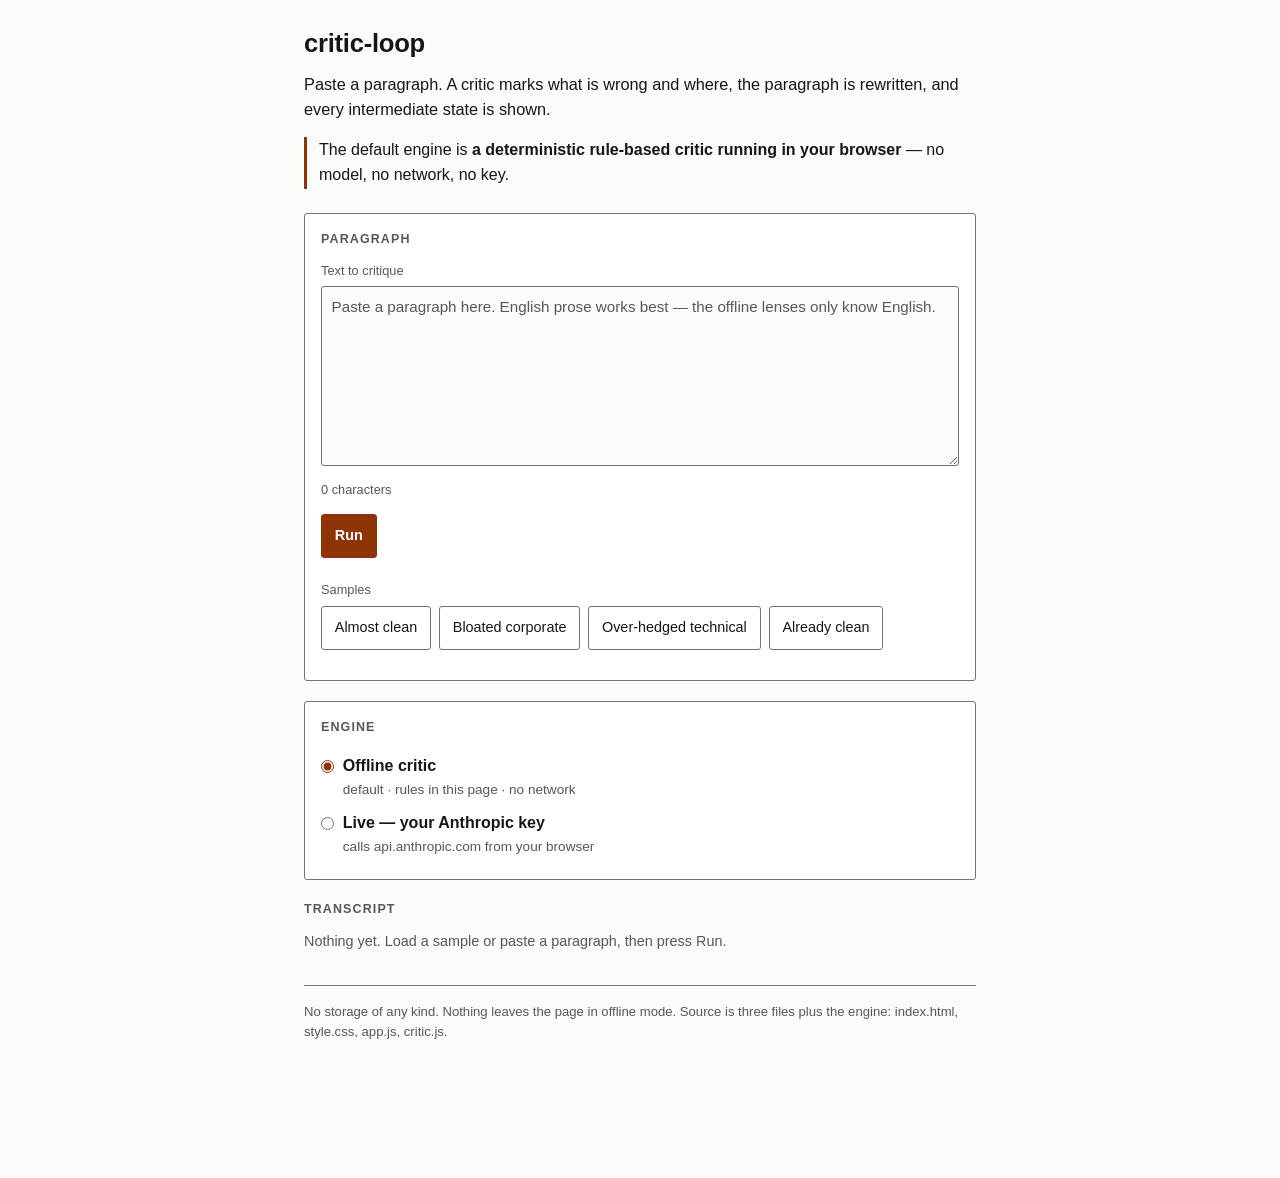
<file: index.html>
<!doctype html>
<html lang="en">
<head>
<meta charset="utf-8">
<meta name="viewport" content="width=device-width, initial-scale=1">
<title>critic-loop — draft, critique, revise</title>
<meta name="description" content="A one-page demo of the draft to critique to revise loop. Every intermediate state is shown.">
<link rel="icon" href="data:image/svg+xml,%3Csvg xmlns='http://www.w3.org/2000/svg' viewBox='0 0 16 16'%3E%3Crect width='16' height='16' rx='3' fill='%238f3405'/%3E%3Cpath d='M4 5h8M4 8h8M4 11h5' stroke='%23fff' stroke-width='1.6' stroke-linecap='round'/%3E%3C/svg%3E">
<link rel="stylesheet" href="style.css">
</head>
<body>
<a class="skip-link" href="#transcript">Skip to transcript</a>

<div class="wrap">

  <header class="masthead">
    <h1>critic-loop</h1>
    <p class="lede">Paste a paragraph. A critic marks what is wrong and where, the paragraph is
      rewritten, and every intermediate state is shown.</p>
    <p class="honesty">The default engine is <strong>a deterministic rule-based critic running in
      your browser</strong> — no model, no network, no key.</p>
  </header>

  <main>

  <section class="card" aria-labelledby="input-h">
    <h2 id="input-h">Paragraph</h2>

    <label class="field-label" for="input">Text to critique</label>
    <textarea id="input" rows="7" spellcheck="false"
      placeholder="Paste a paragraph here. English prose works best — the offline lenses only know English."></textarea>

    <p class="counter"><span id="counter">0 characters</span></p>

    <div class="run-row">
      <button type="button" class="btn btn-primary" id="run">Run</button>
      <span class="status" id="status" role="status" aria-live="polite"></span>
    </div>

    <!-- Stop and Skip live on a strip fixed to the foot of the viewport, so they stay on
         screen for the whole run while the transcript below follows the newest panel.
         They sit here in the source, right after Run, so the tab order is Run, Stop, Skip.
         The strip is present only while a run is in flight; the space it needs is reserved
         at the foot of the page at all times, so it never moves the layout. -->
    <div class="runbar" id="runbar" role="group" aria-label="Controls for the run in progress" hidden>
      <div class="runbar-inner">
        <button type="button" class="btn btn-stop" id="stop" disabled>Stop</button>
        <button type="button" class="btn btn-quiet" id="skip">Skip animation</button>
      </div>
    </div>

    <div class="samples">
      <span class="samples-label" id="samples-h">Samples</span>
      <!-- Almost clean leads: it is the only sample that shows the whole loop and lands,
           five panels ending "with 1 pass to spare". Bloated corporate is eight panels
           ending in a draft that still needs work with no passes left, which is a true
           thing for the page to show and a poor first click for a stranger. -->
      <div class="btn-row" role="group" aria-labelledby="samples-h">
        <button type="button" class="btn btn-quiet" data-sample="almost">Almost clean</button>
        <button type="button" class="btn btn-quiet" data-sample="corporate">Bloated corporate</button>
        <button type="button" class="btn btn-quiet" data-sample="hedged">Over-hedged technical</button>
        <button type="button" class="btn btn-quiet" data-sample="clean">Already clean</button>
      </div>
    </div>
  </section>

  <section class="card" aria-labelledby="engine-h">
    <h2 id="engine-h">Engine</h2>
    <fieldset class="engine">
      <legend class="sr-only">Choose an engine</legend>
      <label class="radio"><input type="radio" name="engine" value="offline" id="engine-offline" checked>
        <span><span class="radio-title">Offline critic</span> <span class="radio-note">default · rules in this page · no network</span></span></label>
      <label class="radio"><input type="radio" name="engine" value="live" id="engine-live">
        <span><span class="radio-title">Live — your Anthropic key</span> <span class="radio-note">calls api.anthropic.com from your browser</span></span></label>
    </fieldset>

    <div class="live-panel" id="live-panel" hidden>
      <div class="live-fields">
        <p class="live-field">
          <label class="field-label" for="api-key">Anthropic API key</label>
          <input type="password" id="api-key" autocomplete="off" spellcheck="false" placeholder="sk-ant-...">
        </p>
        <p class="live-field">
          <label class="field-label" for="model">Model</label>
          <input type="text" id="model" autocomplete="off" spellcheck="false" value="claude-sonnet-4-5">
        </p>
      </div>
      <p class="live-note">The key is held in a page variable for the length of this run. It is sent
        only to api.anthropic.com, never stored anywhere, and never included in the exported
        transcript.</p>
    </div>
  </section>

  <section id="transcript-section" aria-labelledby="transcript-h">
    <h2 id="transcript-h">Transcript</h2>
    <p class="empty-note" id="empty-note">Nothing yet. Load a sample or paste a paragraph, then press Run.</p>
    <div id="transcript" tabindex="-1"></div>
  </section>

  </main>

  <footer class="foot">
    <p>No storage of any kind. Nothing leaves the page in offline mode. Source is three files plus
      the engine: index.html, style.css, app.js, critic.js.</p>
  </footer>

</div>


<script type="text/plain" id="sample-almost">The repair shop utilises three benches and a robust wheel jig. Volunteers open it on Tuesday and Saturday evenings. Members pay eight pounds a year, bring their own parts, and sweep the floor before they leave. The waiting list ran to forty names in March, so the co-op will leverage a small grant to add a fourth bench in June.</script>
<script type="text/plain" id="sample-corporate">In order to leverage the synergies across each and every one of our stakeholders, the implementation of the new paradigm has the ability to significantly improve the end result for the business, and due to the fact that a number of teams are involved in the optimisation of the process at this point in time, the utilisation of a holistic framework is very important for the purpose of driving alignment with regard to future plans.</script>
<script type="text/plain" id="sample-hedged">It seems that the cache layer is somewhat unreliable under load, and it appears that a number of requests are perhaps dropped when the queue is relatively full, though the optimisation of the eviction policy might possibly help if the team is able to leverage the existing metrics pipeline for the purpose of measurement. Arguably the retry path is fairly robust. Various measurements typically suggest that latency is largely driven by the serialisation step, but this is possibly an artefact of the harness.</script>
<script type="text/plain" id="sample-clean">The build takes 41 seconds. It compiles 312 files, links one binary, and writes a 4 MB archive. Two tests fail on Windows. Both fail in the path parser. The fix lands tomorrow.</script>

<script src="critic.js"></script>
<script src="app.js"></script>
</body>
</html>
</file>
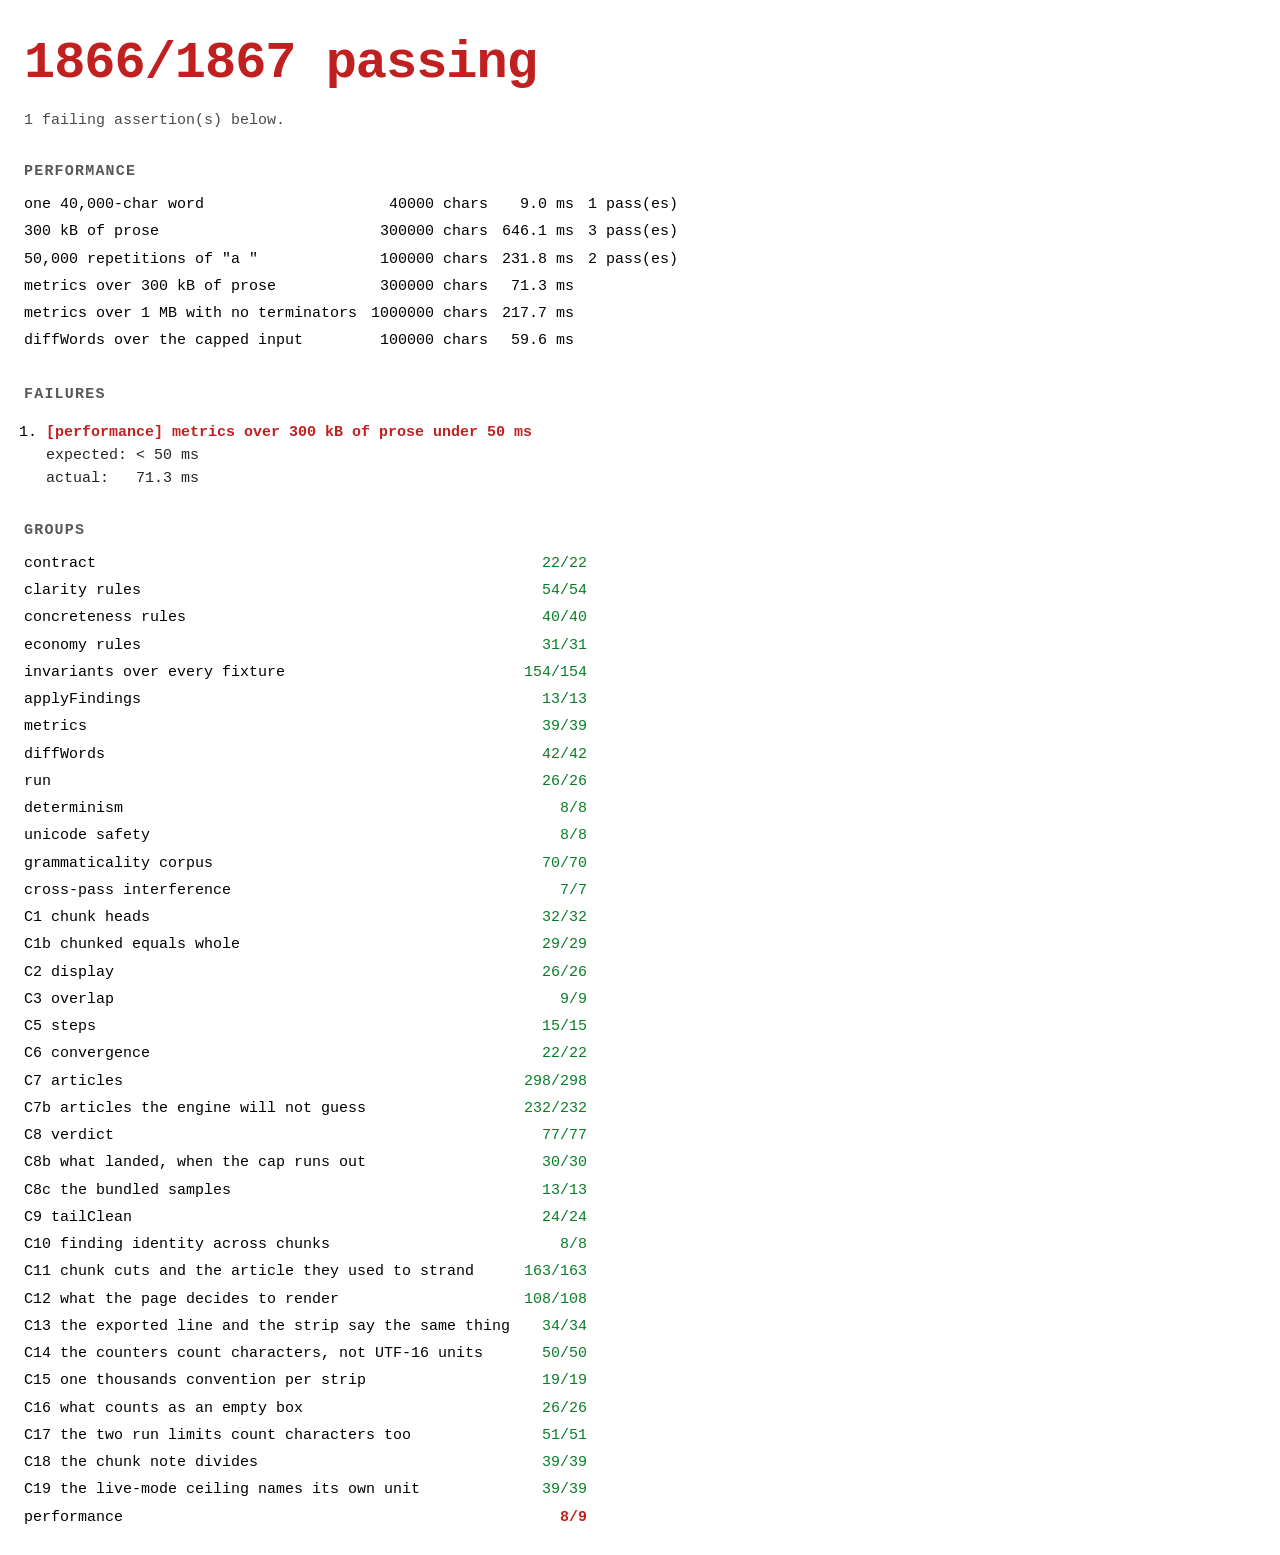
<file: tests.html>
<!doctype html>
<html lang="en">
<head>
<meta charset="utf-8">
<meta name="viewport" content="width=device-width, initial-scale=1">
<title>critic.js — test suite</title>
<style>
  :root { color-scheme: light dark; }
  body { font: 15px/1.55 ui-monospace, SFMono-Regular, Menlo, Consolas, monospace;
         margin: 0; padding: 24px; max-width: 76ch; }
  h1 { font-size: clamp(28px, 7vw, 52px); margin: 0 0 4px; letter-spacing: -0.02em; }
  h1.pass { color: #0a7d29; }
  h1.fail { color: #c02020; }
  h2 { font-size: 15px; margin: 28px 0 8px; text-transform: uppercase;
       letter-spacing: 0.08em; opacity: 0.65; }
  p.sub { margin: 0 0 8px; opacity: 0.7; }
  ol { padding-left: 22px; }
  li { margin-bottom: 10px; }
  .name { color: #c02020; font-weight: 700; }
  .kv { display: block; white-space: pre-wrap; word-break: break-word; opacity: 0.85; }
  table { border-collapse: collapse; }
  td { padding: 2px 14px 2px 0; }
  .num { text-align: right; }
  .ok { color: #0a7d29; }
</style>
</head>
<body>
<h1 id="headline">running…</h1>
<p class="sub" id="subline"></p>
<h2>Performance</h2>
<table id="perf"></table>
<h2 id="failhead" hidden>Failures</h2>
<ol id="failures"></ol>
<h2>Groups</h2>
<table id="groups"></table>

<script>
  // Snapshot before critic.js is parsed. `var` creates its own property at
  // script-evaluation time, so the name is inside its own snapshot and the
  // difference below is exactly what critic.js added.
  var GLOBALS_BEFORE = Object.getOwnPropertyNames(window);
</script>
<script src="critic.js"></script>
<script>
  // A second snapshot. app.js is loaded next — for splitChunks, which is page
  // logic the suite has to drive rather than copy — so "critic.js adds exactly
  // one global" is measured between these two lines and not across both files.
  var GLOBALS_AFTER_CRITIC = Object.getOwnPropertyNames(window);
</script>
<script src="app.js"></script>
<script>
(function () {
  'use strict';

  var C = window.CriticLoop;
  var results = [];
  var group = 'setup';

  function g(name) { group = name; }
  function record(name, pass, expected, actual) {
    results.push({ name: name, pass: !!pass, group: group,
                   expected: expected, actual: actual });
  }
  function ok(name, cond) { record(name, cond, 'true', String(!!cond)); }
  function eq(name, actual, expected) {
    var a = JSON.stringify(actual), e = JSON.stringify(expected);
    record(name, a === e, e, a);
  }
  function throws(name, fn) {
    var threw = false;
    try { fn(); } catch (err) { threw = true; }
    record(name, threw, 'throws', threw ? 'threw' : 'returned');
  }

  // --- rule helpers -------------------------------------------------------
  function rulesOf(text, lens) {
    return C.critique(text, lens).findings.map(function (f) { return f.rule; });
  }
  function fires(label, text, lens, rule) {
    var hit = rulesOf(text, lens).indexOf(rule) >= 0;
    record(rule + ' fires: ' + label, hit, 'contains ' + rule,
           JSON.stringify(rulesOf(text, lens)));
  }
  function silent(label, text, lens, rule) {
    var hit = rulesOf(text, lens).indexOf(rule) >= 0;
    record(rule + ' silent: ' + label, !hit, 'no ' + rule,
           JSON.stringify(rulesOf(text, lens)));
  }
  function revises(label, text, lens, expected) {
    var r = C.critique(text, lens);
    var out = C.applyFindings(text, r.findings).text;
    record('revise: ' + label, out === expected, expected, out);
  }
  function findingFor(text, lens, rule) {
    var fs = C.critique(text, lens).findings;
    for (var i = 0; i < fs.length; i++) if (fs[i].rule === rule) return fs[i];
    return null;
  }

  // --- fixtures used by the general invariants ----------------------------
  var FIXTURES = [
    ['empty', ''],
    ['whitespace only', '   \n\t  '],
    ['clean prose', 'The parser reads a file. It writes bytes to disk. Tests cover both paths.'],
    ['messy prose', 'It is important to note that the implementation was basically very robust, ' +
      'and in order to leverage each and every gain the team utilised several paradigms.'],
    ['long sentence, no joint', 'The parser reads the file and then it checks each token against ' +
      'the table before it hands the result to the writer which finally puts the bytes onto the disk in one go.'],
    ['long sentence with joint', 'The parser reads the file line by line, and after that it checks ' +
      'every token against the lookup table before handing the finished result to the writer process on disk.'],
    ['zero width', 'The ​ implementation‎ was‏ basically‮ very robust.'],
    ['combining marks', 'The débug leverage utilisé été was written by the téam.'],
    ['CJK', '你好世界。这是测试。leverage 的 implementation。'],
    ['RTL', 'مرحبا leverage بالعالم basically.'],
    ['emoji', '🚀 It is very fast and basically robust 🔥 in order to ship.'],
    ['one huge word', 'x'.repeat(4000)],
    ['punctuation soup', '...!!! ??? ,,, ;;; --- ... !?!?'],
    ['markup-looking', '<script>alert("very robust")<\/script> & <b>basically</b> fine.'],
    ['newlines', 'First line is basically fine.\n\nSecond line was written by the parser.\nThird.'],
    ['numbers', 'The cost was reduced by 40 percent in 2026, and 3 of 4 runs passed.'],
    ['apostrophes', "The team’s implementation isn’t robust; it’s basically don’t-care code."],
    ['hyphenation', 'This state-of-the-art low-hanging fruit is mission-critical and very well-known.'],
    ['all caps', 'THE IMPLEMENTATION WAS BASICALLY VERY ROBUST IN ORDER TO LEVERAGE IT.'],
    ['repeated word', 'The documentation covers the parser. The documentation is short. The documentation is stale.'],
    ['single space', ' '],
    ['no terminator', 'the implementation is basically very robust in order to leverage things']
  ];
  var LENS_IDS = ['clarity', 'concreteness', 'economy'];
  var ALL_RULES = ['long-sentence', 'clause-stack', 'nominalisation', 'jargon',
    'hedge', 'vague-quantifier', 'adverb-prop', 'passive-with-agent',
    'filler-phrase', 'redundant-pair', 'repetition', 'very-intensifier'];

  /* ==================================================================== */
  g('contract');
  ok('window.CriticLoop exists', C && typeof C === 'object');
  eq('critic.js adds exactly one global', (function () {
    var before = {}, added = [];
    GLOBALS_BEFORE.forEach(function (n) { before[n] = true; });
    GLOBALS_AFTER_CRITIC.forEach(function (n) {
      // Both snapshot names are hoisted into their own snapshot.
      if (!before[n] && n !== 'GLOBALS_BEFORE' && n !== 'GLOBALS_AFTER_CRITIC') added.push(n);
    });
    return added.sort();
  })(), ['CriticLoop']);
  eq('and app.js adds exactly one more', (function () {
    var before = {}, added = [];
    GLOBALS_AFTER_CRITIC.forEach(function (n) { before[n] = true; });
    Object.getOwnPropertyNames(window).forEach(function (n) {
      if (!before[n] && n !== 'GLOBALS_AFTER_CRITIC') added.push(n);
    });
    return added.sort();
  })(), ['CriticLoopPage']);
  eq('and it exports exactly the page surface this suite drives',
     Object.keys(window.CriticLoopPage || {}).sort(),
     ['API_ERROR_CHARS', 'CHUNK_THRESHOLD', 'DIFF_CHAR_LIMIT', 'DRAFT_DISPLAY_CHARS',
      'FINDINGS_OPEN_CAP', 'METRIC_ROWS', 'METRIC_SEP', 'QUOTE_DISPLAY_CHARS', 'apiErrorMessage',
      'appliedTotal', 'codePointCount', 'counterLabel', 'expandAllControl', 'isApplicable',
      'isBlankInput', 'longerThan', 'metricLine', 'metricsStrip', 'openFlags',
      'pairLongerThan', 'renderFinding', 'shortenForDisplay', 'shortenQuoteForDisplay',
      'splitChunks', 'verdictLine', 'chunkNote', 'meanChunkChars',
      'liveOverLimitMessage'].sort());
  ok('app.js loaded without a page around it',
     window.CriticLoopPage && typeof window.CriticLoopPage.splitChunks === 'function');
  eq('the one global exports exactly the documented surface',
     Object.keys(C).sort(),
     ['LENSES', 'applyFindings', 'critique', 'diffWords', 'metrics', 'run', 'steps',
      'tailClean', 'verdict'].sort());
  ok('LENSES is an array of 3', Array.isArray(C.LENSES) && C.LENSES.length === 3);
  eq('LENSES ids in loop order', C.LENSES.map(function (l) { return l.id; }), LENS_IDS);
  eq('LENSES names are title case', C.LENSES.map(function (l) { return l.name; }),
     ['Clarity', 'Concreteness', 'Economy']);
  ok('every lens has a one-sentence blurb', C.LENSES.every(function (l) {
    return typeof l.blurb === 'string' && l.blurb.length > 20 &&
           l.blurb.slice(-1) === '.' && l.blurb.split('. ').length === 1;
  }));
  ok('critique is a function', typeof C.critique === 'function');
  ok('applyFindings is a function', typeof C.applyFindings === 'function');
  ok('metrics is a function', typeof C.metrics === 'function');
  ok('diffWords is a function', typeof C.diffWords === 'function');
  ok('run is a function', typeof C.run === 'function');
  ok('steps is a function', typeof C.steps === 'function');
  eq('critique returns {lens, findings}', Object.keys(C.critique('hi', 'clarity')).sort(),
     ['findings', 'lens']);
  eq('critique echoes the lens id', C.critique('hi', 'economy').lens, 'economy');
  throws('critique rejects an unknown lens', function () { C.critique('hi', 'nope'); });
  throws('critique rejects a prototype key as a lens', function () { C.critique('hi', 'toString'); });
  throws('critique rejects "constructor" as a lens', function () { C.critique('hi', 'constructor'); });
  ok('critique tolerates non-string input', C.critique(null, 'clarity').findings.length === 0 &&
     C.critique(undefined, 'clarity').findings.length === 0);

  /* ==================================================================== */
  g('clarity rules');
  var LONG_NO_JOINT = FIXTURES[4][1];
  var LONG_JOINT = FIXTURES[5][1];
  fires('33-word sentence', LONG_NO_JOINT, 'clarity', 'long-sentence');
  silent('19-word sentence', 'The parser reads the file and checks each token against the table before it writes the bytes to disk.',
         'clarity', 'long-sentence');
  eq('long-sentence with no safe joint proposes nothing',
     findingFor(LONG_NO_JOINT, 'clarity', 'long-sentence').replacement, null);
  ok('long-sentence why names the word count',
     findingFor(LONG_NO_JOINT, 'clarity', 'long-sentence').why.indexOf('33 words') >= 0);
  ok('long-sentence quotes the whole sentence when it cannot split',
     findingFor(LONG_NO_JOINT, 'clarity', 'long-sentence').quote === LONG_NO_JOINT);
  // A sentence with a ", and" joint used to be split there. Splitting a
  // coordination strands the second half without a subject, so the rule points
  // at every long sentence and rewrites none of them.
  eq('long-sentence never proposes a split, joint or no joint',
     findingFor(LONG_JOINT, 'clarity', 'long-sentence').replacement, null);
  ok('long-sentence quotes the whole sentence at a joint too',
     findingFor(LONG_JOINT, 'clarity', 'long-sentence').quote === LONG_JOINT);
  revises('a sentence with a ", and" joint is left alone', LONG_JOINT, 'clarity', LONG_JOINT);
  silent('a 24-word sentence is not long',
     'Although the parser reads every single file that the crawler hands over, and the writer waits, the disk queue stays completely empty until then.',
     'clarity', 'long-sentence');

  // 25 words, three markers (which / although / while).
  var STACKED = 'The build that failed last night is the one which shipped on Friday, ' +
    'although the queue drained slowly while the writer waited for the disk.';
  fires('three markers in a 25-word sentence', STACKED, 'clarity', 'clause-stack');
  silent('two subordinate markers',
    'The build that failed is the one which shipped.', 'clarity', 'clause-stack');
  // Three markers inside nine words is a tic, not a stack of clauses.
  silent('three markers in a nine-word sentence',
    'We know that that is the file that works.', 'clarity', 'clause-stack');
  eq('clause-stack only points',
     findingFor(STACKED, 'clarity', 'clause-stack').replacement, null);
  ok('clause-stack why names the sentence length',
     findingFor(STACKED, 'clarity', 'clause-stack').why.indexOf('25-word') >= 0);

  fires('implementation', 'The implementation took a week.', 'clarity', 'nominalisation');
  silent('the plain verb', 'The team will build it in a week.', 'clarity', 'nominalisation');
  // Swapping the noun for its verb changes the part of speech, and the sentence
  // around it stops agreeing: "Our documentation is thin" came back as "Our docs
  // is thin". The rule names the buried verb and rewrites nothing.
  eq('nominalisation only points',
     findingFor('The implementation took a week.', 'clarity', 'nominalisation').replacement, null);
  ok('nominalisation why names the buried verb',
     findingFor('The implementation took a week.', 'clarity', 'nominalisation')
       .why.indexOf('\u201cbuild\u201d') >= 0);
  revises('a sentence of nominalisations is left alone',
     'Utilisation of the optimisation is documentation.', 'clarity',
     'Utilisation of the optimisation is documentation.');
  revises('a noun subject keeps its verb agreement', 'Our documentation is thin.', 'clarity',
     'Our documentation is thin.');
  revises('a nominalisation subject is not turned into a verb phrase',
     'Compliance requires documentation.', 'clarity', 'Compliance requires documentation.');

  fires('leverage', 'We leverage the cache.', 'clarity', 'jargon');
  silent('a word merely containing a buzzword', 'The robustness of the parser is measured.',
     'clarity', 'jargon');
  eq('jargon keeps a leading capital',
     findingFor('Leverage the cache.', 'clarity', 'jargon').replacement, 'Use');
  revises('multi-word jargon', 'Going forward we pick the low-hanging fruit.', 'clarity',
     'From now on we pick the easy wins.');
  revises('a gloss with an article does not double it up',
     'We should start on the low-hanging fruit.', 'clarity',
     'We should start on the easy wins.');
  // A capital is a name unless the sentence just started.
  silent('a capitalised jargon word mid-sentence is a name',
     'The vendor is Robust Systems Inc.', 'clarity', 'jargon');
  revises('a capitalised jargon word mid-sentence is left alone',
     'The vendor is Robust Systems Inc.', 'clarity', 'The vendor is Robust Systems Inc.');
  silent('a sentence-initial capital followed by another capital is a name',
     'Robust Systems Inc. shipped the parser.', 'clarity', 'jargon');
  fires('a sentence-initial capital before a lowercase word still fires',
     'Robust systems fail quietly.', 'clarity', 'jargon');
  // Quoted material is mentioned, not used.
  silent('a quoted jargon word is being talked about',
     'The word "robust" is overused.', 'clarity', 'jargon');
  revises('a quoted jargon word survives verbatim', 'The word "robust" is overused.',
     'clarity', 'The word "robust" is overused.');
  silent('curly quotes block the swap too',
     'The word \u201crobust\u201d is overused.', 'clarity', 'jargon');
  // Entries whose plain word depends on the sentence point instead of guessing:
  // "limited bandwidth" is not "limited time", "the Java ecosystem" is not
  // "the Java set of tools", "a scalable system" is not "an able to grow system".
  // A superlative gloss cannot follow "a": "a state-of-the-art platform" would
  // come back as "a newest platform".
  ['The team has limited bandwidth.', 'We mapped the whole ecosystem.',
   'The service is scalable.', 'We told the stakeholders.',
   'That was a win-win.', 'We shipped a cutting-edge parser.',
   'The vendor is best-in-class.', 'It runs on state-of-the-art hardware.'].forEach(function (t, i) {
    var f = findingFor(t, 'clarity', 'jargon');
    record('jargon points rather than guesses #' + (i + 1),
           f !== null && f.replacement === null, 'a pointing jargon finding',
           f === null ? 'no finding' : JSON.stringify(f.replacement));
    record('jargon leaves what it cannot rewrite #' + (i + 1),
           C.applyFindings(t, C.critique(t, 'clarity').findings).text === t, t,
           C.applyFindings(t, C.critique(t, 'clarity').findings).text);
  });
  revises('a gloss keeps its article when there is none to double',
     'Pick low-hanging fruit first.', 'clarity', 'Pick the easy wins first.');

  // A swap that lands the same word twice reads worse than the jargon did.
  ok('an echoing swap is still reported',
     findingFor('He is a highly effective, very impactful engineer.', 'clarity', 'jargon') !== null);
  eq('the echoing jargon finding points instead of swapping',
     C.critique('He is a highly effective, very impactful engineer.', 'clarity')
      .findings.map(function (f) { return f.replacement; }), [null]);
  revises('an echoing swap leaves the sentence alone',
     'He is a highly effective, very impactful engineer.', 'clarity',
     'He is a highly effective, very impactful engineer.');
  revises('a swap with no echo still fires', 'He is a very impactful engineer.', 'clarity',
     'He is a very effective engineer.');

  /* ==================================================================== */
  g('concreteness rules');
  fires('somewhat', 'The parser is somewhat faster.', 'concreteness', 'hedge');
  silent('"rather than" is a comparison', 'The team would rather than wait.', 'concreteness', 'hedge');
  silent('"what kind of" is a question', 'What kind of file is this?', 'concreteness', 'hedge');
  revises('mid-sentence hedge', 'The result is basically fine.', 'concreteness', 'The result is fine.');
  revises('leading hedge recapitalises', 'Basically, the system works.', 'concreteness', 'The system works.');
  revises('trailing hedge takes its comma', 'It is fast, basically.', 'concreteness', 'It is fast.');
  revises('parenthetical hedge takes both commas', 'The system, basically, works.',
     'concreteness', 'The system works.');
  revises('hedge after a full stop recapitalises', 'It ships. Basically the queue drains.',
     'concreteness', 'It ships. The queue drains.');
  revises('multi-word hedge', 'It could be argued that the parser is slow.', 'concreteness',
     'The parser is slow.');
  // 'It is (basically) fine.' came back as 'It is () fine.'
  silent('a bracketed hedge would leave "()"', 'It is (basically) fine.',
     'concreteness', 'hedge');
  revises('a bracketed hedge is left alone', 'It is (basically) fine.', 'concreteness',
     'It is (basically) fine.');
  silent('a quoted hedge would leave an empty quote',
     'He said "basically" and moved on.', 'concreteness', 'hedge');
  revises('a quoted hedge is left alone', 'He said "basically" and moved on.',
     'concreteness', 'He said "basically" and moved on.');
  silent('a curly-quoted hedge is left alone too',
     'He said \u201cbasically\u201d and moved on.', 'concreteness', 'hedge');

  fires('several', 'The parser handles several files.', 'concreteness', 'vague-quantifier');
  fires('a number of', 'A number of files failed.', 'concreteness', 'vague-quantifier');
  silent('an actual number', 'The parser handles three files.', 'concreteness', 'vague-quantifier');
  eq('vague-quantifier never proposes a swap',
     findingFor('The parser handles several files.', 'concreteness', 'vague-quantifier').replacement, null);
  ok('vague-quantifier why asks for the number',
     findingFor('The parser handles several files.', 'concreteness', 'vague-quantifier')
       .why.indexOf('how many') >= 0);

  fires('significantly improves', 'The cache significantly improves throughput.',
     'concreteness', 'adverb-prop');
  silent('"only" is not an adverb here', 'The report only has three pages.',
     'concreteness', 'adverb-prop');
  silent('"early" is not an adverb here', 'The build early is the fastest.',
     'concreteness', 'adverb-prop');
  silent('adverb before a strong verb', 'The team quickly shipped the parser.',
     'concreteness', 'adverb-prop');
  // "Emily is the release manager." came back as "Is the release manager."
  silent('a capitalised -ly token is a name, not an adverb',
     'Emily is the release manager.', 'concreteness', 'adverb-prop');
  revises('a name ending in -ly survives', 'Emily is the release manager.',
     'concreteness', 'Emily is the release manager.');
  revises('Holly and Emily both survive', 'Holly is the author and Emily is the reviewer.',
     'concreteness', 'Holly is the author and Emily is the reviewer.');
  revises('adverb before a weak verb is cut', 'The cache significantly improves throughput.',
     'concreteness', 'The cache improves throughput.');

  fires('was written by the compiler', 'The parser was written by the compiler.',
     'concreteness', 'passive-with-agent');
  fires('irregular participle', 'The report is run by the scheduler.',
     'concreteness', 'passive-with-agent');
  silent('already active', 'The compiler wrote the parser.', 'concreteness', 'passive-with-agent');
  silent('"by" introducing a quantity', 'The cost was reduced by 40 percent.',
     'concreteness', 'passive-with-agent');
  silent('"by the way" is not an agent', 'The fix was shipped by the way.',
     'concreteness', 'passive-with-agent');
  silent('no agent at all', 'The parser was rewritten last week.',
     'concreteness', 'passive-with-agent');
  // "The order was completed by Friday." is a deadline, not an agent.
  silent('"by Friday" is a deadline', 'The order was completed by Friday.',
     'concreteness', 'passive-with-agent');
  silent('"by March" is a deadline', 'The migration was finished by March.',
     'concreteness', 'passive-with-agent');
  silent('"by email" is a channel', 'The fix was announced by email.',
     'concreteness', 'passive-with-agent');
  silent('"by midnight" is a deadline', 'The queue was drained by midnight.',
     'concreteness', 'passive-with-agent');
  fires('a person is still an agent', 'The results were presented by Sarah.',
     'concreteness', 'passive-with-agent');
  eq('passive-with-agent only points',
     findingFor('The parser was written by the compiler.', 'concreteness', 'passive-with-agent').replacement, null);
  ok('passive-with-agent why names the agent',
     findingFor('The parser was written by the compiler.', 'concreteness', 'passive-with-agent')
       .why.indexOf('the compiler') >= 0);

  /* ==================================================================== */
  g('economy rules');
  fires('in order to', 'We shipped in order to learn.', 'economy', 'filler-phrase');
  silent('"in order" cut by a comma', 'In order, the items were sorted.', 'economy', 'filler-phrase');
  revises('in order to becomes to', 'We shipped in order to learn.', 'economy', 'We shipped to learn.');
  revises('leading filler recapitalises', 'In order to ship we cut scope.', 'economy',
     'To ship we cut scope.');
  revises('deleting filler recapitalises', 'It is important to note that the build fails.',
     'economy', 'The build fails.');
  revises('mid-sentence filler deleted', 'The team is in the process of shipping.', 'economy',
     'The team is shipping.');
  revises('due to the fact that', 'It failed due to the fact that the disk was full.', 'economy',
     'It failed because the disk was full.');

  fires('each and every', 'We check each and every file.', 'economy', 'redundant-pair');
  silent('"each of" is not a pair', 'We check each of the files.', 'economy', 'redundant-pair');
  revises('redundant pair collapses', 'We check each and every file.', 'economy',
     'We check every file.');
  revises('redundant pair keeps its capital', 'End result: it shipped.', 'economy',
     'Result: it shipped.');
  // A shouted phrase keeps shouting: "IN ORDER TO" became "To".
  revises('an all-caps swap stays all caps', 'WE SHIPPED IN ORDER TO LEARN.', 'economy',
     'WE SHIPPED TO LEARN.');
  revises('a title-case swap only takes the first capital', 'In Order To Ship We Cut Scope.',
     'economy', 'To Ship We Cut Scope.');

  fires('three uses of one content word', FIXTURES[19][1], 'economy', 'repetition');
  silent('only two uses', 'The documentation covers the parser. The documentation is short.',
     'economy', 'repetition');
  silent('short and stop words do not count', 'This is a test. This is a test. This is a test.',
     'economy', 'repetition');
  ok('repetition why names the word and the count',
     findingFor(FIXTURES[19][1], 'economy', 'repetition').why.indexOf('appears 3 times') >= 0);
  eq('repetition only points',
     findingFor(FIXTURES[19][1], 'economy', 'repetition').replacement, null);

  fires('very before an adjective', 'The parser is very fast.', 'economy', 'very-intensifier');
  silent('"very much" is not an adjective', 'Thanks very much for the review.',
     'economy', 'very-intensifier');
  silent('"actually" before a verb', 'We actually shipped the parser.',
     'economy', 'very-intensifier');
  // "not very useful" means "of limited use"; "not useful" means the opposite.
  silent('a negation two tokens back blocks the cut', 'The chart is not very useful.',
     'economy', 'very-intensifier');
  silent('a contraction counts as a negation', "The chart isn't very useful.",
     'economy', 'very-intensifier');
  silent('"never" blocks the cut', 'The chart was never very useful.',
     'economy', 'very-intensifier');
  silent('"hardly" blocks the cut', 'The chart is hardly very useful.',
     'economy', 'very-intensifier');
  revises('a negated intensifier keeps the meaning it had',
     'The chart is not very useful.', 'economy', 'The chart is not very useful.');
  // Cutting the only word inside a bracket or a quote leaves a husk.
  silent('a bracketed intensifier would leave "()"', 'It is (very) fast.',
     'economy', 'very-intensifier');
  revises('a bracketed intensifier is left alone', 'It is (very) fast.', 'economy',
     'It is (very) fast.');
  revises('intensifiers are cut', 'It is very fast and really solid.', 'economy',
     'It is fast and solid.');
  revises('leading intensifier recapitalises', 'Extremely useful work landed today.', 'economy',
     'Useful work landed today.');

  ok('every shipped rule id is covered by the suite', (function () {
    var seen = {};
    results.forEach(function (r) {
      ALL_RULES.forEach(function (rule) {
        if (r.name.indexOf(rule + ' fires:') === 0) seen[rule + ':fire'] = true;
        if (r.name.indexOf(rule + ' silent:') === 0) seen[rule + ':miss'] = true;
      });
    });
    return ALL_RULES.every(function (rule) {
      return seen[rule + ':fire'] && seen[rule + ':miss'];
    });
  })());

  /* ==================================================================== */
  g('invariants over every fixture');
  FIXTURES.forEach(function (fx) {
    var name = fx[0], text = fx[1];
    var offsetsHold = true, sorted = true, disjoint = true, shaped = true, known = true;
    var displayOK = true, appliesClean = true;
    LENS_IDS.forEach(function (lens) {
      var fs;
      try { fs = C.critique(text, lens).findings; }
      catch (err) { shaped = false; return; }
      var lastEnd = -1;
      var prevStart = -1;
      fs.forEach(function (f) {
        if (text.slice(f.start, f.end) !== f.quote) offsetsHold = false;
        if (f.start < prevStart) sorted = false;
        // Only the findings that rewrite have to keep out of each other's way;
        // a pointer applies nothing, so it may sit anywhere.
        if (f.replacement !== null) {
          if (f.start < lastEnd) disjoint = false;
          lastEnd = f.end;
        }
        prevStart = f.start;
        if (typeof f.rule !== 'string' || typeof f.ruleName !== 'string' ||
            typeof f.start !== 'number' || typeof f.end !== 'number' ||
            typeof f.quote !== 'string' || typeof f.why !== 'string' ||
            !(f.replacement === null || typeof f.replacement === 'string')) shaped = false;
        if (f.display !== undefined) {
          if (!f.display || typeof f.display.quote !== 'string' ||
              typeof f.display.replacement !== 'string' ||
              f.quote.indexOf(f.display.quote) < 0) displayOK = false;
        }
        if (ALL_RULES.indexOf(f.rule) < 0) known = false;
        if (f.why.split(/[.!?]\s/).length !== 1) shaped = false;
        if (/\bwe\b/i.test(f.why)) shaped = false;
      });
      // Every applicable finding survives the sweep, so applying them all is
      // exactly as many edits as there are applicable findings.
      var applicable = fs.filter(function (f) { return f.replacement !== null; });
      if (C.applyFindings(text, fs).applied !== applicable.length) appliesClean = false;
    });
    record('offsets hold: ' + name, offsetsHold, 'slice === quote', String(offsetsHold));
    record('sorted by start: ' + name, sorted, 'ascending', String(sorted));
    record('applicable findings do not overlap: ' + name, disjoint, 'disjoint',
           String(disjoint));
    record('display is a substring of quote: ' + name, displayOK, 'display.quote in quote',
           String(displayOK));
    record('every applicable finding applies: ' + name, appliesClean, 'all applied',
           String(appliesClean));
    record('finding shape: ' + name, shaped, 'well formed', String(shaped));
    record('rule ids known: ' + name, known, 'all in ALL_RULES', String(known));
  });

  /* ==================================================================== */
  g('applyFindings');
  var applyText = 'The parser handles several files that were written by the compiler.';
  var pointOnly = C.critique(applyText, 'concreteness').findings;
  ok('fixture produces only pointing findings',
     pointOnly.length > 0 && pointOnly.every(function (f) { return f.replacement === null; }));
  eq('pointing findings change nothing',
     C.applyFindings(applyText, pointOnly), { text: applyText, applied: 0 });
  eq('empty findings list is a no-op', C.applyFindings('unchanged text', []),
     { text: 'unchanged text', applied: 0 });
  // Built from parts and copied character by character, so the comparison below
  // is against an independent string, not against the literal it was assigned.
  var mutText = ['It is important to note that ', 'we leverage each and every gain.'].join('');
  var mutCopy = mutText.split('').join('');
  var mutFindings = C.critique(mutText, 'economy').findings;
  var beforeJSON = JSON.stringify(mutFindings);
  var appliedOut = C.applyFindings(mutText, mutFindings);
  eq('applyFindings does not mutate the findings it is given',
     JSON.stringify(mutFindings), beforeJSON);
  ok('applied count matches the replaceable findings',
     appliedOut.applied === mutFindings.filter(function (f) { return f.replacement !== null; }).length);
  // A JS string cannot be mutated, so comparing the input to a copy of itself
  // can never fail. What can fail is the list: applyFindings sorts internally,
  // and sorting the caller's array in place would reorder the findings the page
  // is about to render, and a second call would then see a different input.
  var mutOrder = mutFindings.map(function (f) { return f.start; });
  var mutIdentities = mutFindings.slice();
  var againOut = C.applyFindings(mutText, mutFindings);
  eq('the findings array keeps its own order', mutFindings.map(function (f) {
    return f.start;
  }), mutOrder);
  ok('the findings array keeps its own objects, not copies',
     mutFindings.length === mutIdentities.length && mutFindings.every(function (f, i) {
       return f === mutIdentities[i];
     }));
  eq('a second identical call returns an identical result',
     JSON.parse(JSON.stringify(againOut)), JSON.parse(JSON.stringify(appliedOut)));
  eq('and the findings still describe the same spans after both calls',
     JSON.stringify(mutFindings), beforeJSON);
  ok('the revision is a different string from the input', appliedOut.text !== mutText);
  ok('the findings still quote the untouched input', mutFindings.every(function (f) {
    return mutText.slice(f.start, f.end) === f.quote;
  }));
  var shuffled = mutFindings.slice().reverse();
  eq('order of the input list does not matter',
     C.applyFindings(mutText, shuffled).text, appliedOut.text);
  eq('applyFindings ignores out-of-range spans', C.applyFindings('abc',
     [{ rule: 'x', start: 10, end: 20, quote: '', why: '', replacement: 'Z' }]),
     { text: 'abc', applied: 0 });

  /* ==================================================================== */
  g('metrics');
  eq('empty text', C.metrics(''),
     { words: 0, sentences: 0, meanSentenceLength: 0, meanWordLength: 0, hedges: 0, chars: 0 });
  eq('whitespace only', C.metrics('   '),
     { words: 0, sentences: 0, meanSentenceLength: 0, meanWordLength: 0, hedges: 0, chars: 3 });
  eq('no terminator counts as one sentence', C.metrics('hello there world'),
     { words: 3, sentences: 1, meanSentenceLength: 3, meanWordLength: 5, hedges: 0, chars: 17 });
  eq('three sentences', C.metrics('One. Two. Three.'),
     { words: 3, sentences: 3, meanSentenceLength: 1, meanWordLength: 3.7, hedges: 0, chars: 16 });
  eq('mean rounds to one decimal',
     C.metrics('The parser reads a file. It writes bytes to disk. Tests cover both paths.').meanSentenceLength, 4.7);
  eq('hedges are counted', C.metrics('It is somewhat basically fast.').hedges, 2);
  eq('blocked hedges are not counted', C.metrics('The team would rather than wait.').hedges, 0);
  eq('punctuation-only tokens are not words', C.metrics('--- ... !!!').words, 0);
  eq('chars is the raw string length', C.metrics('🚀').chars, 2);
  eq('emoji is not a word', C.metrics('🚀').words, 0);
  eq('digits count as words', C.metrics('40 percent').words, 2);
  ok('metrics tolerates null', C.metrics(null).chars === 0);

  // meanWordLength: alphanumeric characters per counted word, one decimal, by
  // the same isAlnumChar test the word counter uses and over the same words.
  eq('mean word length of three five-letter words', C.metrics('hello there world').meanWordLength, 5);
  eq('one word is its own length', C.metrics('parser').meanWordLength, 6);
  eq('a one-letter word', C.metrics('a').meanWordLength, 1);
  eq('no words, no mean', C.metrics('--- ... !!!').meanWordLength, 0);
  eq('no alphanumerics at all', C.metrics('!!! ??? ...').meanWordLength, 0);
  eq('empty text has no mean', C.metrics('').meanWordLength, 0);
  eq('whitespace only has no mean', C.metrics('   ').meanWordLength, 0);
  eq('an emoji is not a word, so it has no length', C.metrics('🚀').meanWordLength, 0);
  eq('the apostrophe in a contraction is not a character of the word',
     C.metrics("don't").meanWordLength, 4);
  eq('nor is the full stop that ends the sentence', C.metrics('parser.').meanWordLength, 6);
  eq('nor are quotes and brackets around it', C.metrics('(\u201cparser\u201d)').meanWordLength, 6);
  eq('a hyphen splits nothing and counts as nothing',
     C.metrics('well-known').meanWordLength, 9);
  eq('digits are characters of the word', C.metrics('40').meanWordLength, 2);
  eq('mean rounds to one decimal', C.metrics('a bb cccc').meanWordLength, 2.3);
  eq('and rounds the same way as mean sentence length',
     C.metrics('One. Two. Three.').meanWordLength, 3.7);
  eq('an abbreviation keeps its word going and its letters count',
     C.metrics('e.g. the parser').meanWordLength, 3.7);
  // The reason the column exists: a jargon swap is word-count neutral by
  // construction, so words, sentences and mean sentence length all print zero
  // deltas over a pass that rewrote three spans. Mean word length is what moves.
  var SWAP = 'The shop utilises a robust jig to leverage the grant.';
  var swapped = C.applyFindings(SWAP, C.critique(SWAP, 'clarity').findings);
  eq('the jargon pass really applied three edits', swapped.applied, 3);
  eq('and the text really changed', swapped.text,
     'The shop uses a solid jig to use the grant.');
  eq('the word count does not move', C.metrics(swapped.text).words, C.metrics(SWAP).words);
  eq('nor the sentence count', C.metrics(swapped.text).sentences, C.metrics(SWAP).sentences);
  eq('nor mean sentence length',
     C.metrics(swapped.text).meanSentenceLength, C.metrics(SWAP).meanSentenceLength);
  eq('nor the hedge count', C.metrics(swapped.text).hedges, C.metrics(SWAP).hedges);
  eq('mean word length before the swap', C.metrics(SWAP).meanWordLength, 4.3);
  eq('mean word length after it', C.metrics(swapped.text).meanWordLength, 3.3);
  ok('so the one column that moves is mean word length',
     C.metrics(swapped.text).meanWordLength < C.metrics(SWAP).meanWordLength);
  // O(n), and the same walk: a long text must not cost more per character than a
  // short one by more than the usual noise. The performance group below times
  // metrics() over 300 kB and 1 MB and those budgets still hold.
  // The walk's answer against a slow, independent one: split on whitespace, keep
  // the runs holding an alphanumeric, strip everything else and divide. Over
  // every fixture in the suite, not one hand-picked sentence.
  var meanWordDrift = [];
  FIXTURES.concat([['a swap', SWAP], ['the swapped text', swapped.text],
                   ['an abbreviation', 'e.g. the parser reads i.e. a file.'],
                   ['digits and punctuation', '40% of 312 files (again) — twice.']])
    .forEach(function (fx) {
      var t = fx[1];
      var words = String(t).split(/\s+/).filter(function (w) {
        return /[\p{L}\p{N}]/u.test(w);
      });
      var alnum = words.join('').replace(/[^\p{L}\p{N}]/gu, '').length;
      var want = words.length === 0 ? 0 : Math.round((alnum / words.length) * 10) / 10;
      var got = C.metrics(t).meanWordLength;
      if (got !== want) meanWordDrift.push(fx[0] + ': ' + got + ' vs ' + want);
    });
  record('the walk agrees with a slow independent count on every fixture',
         meanWordDrift.length === 0, 'none', meanWordDrift.length ? meanWordDrift[0] : 'none');
  eq('and the independent count really was exercised',
     C.metrics('The parser reads a file. It writes 40 bytes to disk, e.g. quickly.').meanWordLength,
     3.8);

  /* ==================================================================== */
  g('diffWords');
  var DIFF_PAIRS = [
    ['both empty', '', ''],
    ['pure insertion', '', 'hello world'],
    ['pure deletion', 'hello world', ''],
    ['identical', 'same text here', 'same text here'],
    ['one word swapped', 'the quick brown fox', 'the slow brown fox'],
    ['interleaved deletions', 'a b c d e', 'a c e'],
    ['whitespace shifted', '  leading spaces here', 'leading spaces here  '],
    ['newlines reordered', 'one\ntwo\nthree', 'one\nthree\ntwo'],
    ['accents dropped', 'naïve café open', 'naive cafe open'],
    ['CJK appended', '你好 世界', '你好 世界 再见'],
    ['tabs and runs', 'a\t\tb   c', 'a b c'],
    ['a real revision', 'It is important to note that we leverage each and every gain.',
      'We use every gain.']
  ];
  DIFF_PAIRS.forEach(function (p) {
    var name = p[0], a = p[1], b = p[2];
    var d = C.diffWords(a, b);
    var left = '', right = '', typesOK = true;
    d.forEach(function (seg) {
      if (seg.type !== 'same' && seg.type !== 'del' && seg.type !== 'ins') typesOK = false;
      if (typeof seg.text !== 'string') typesOK = false;
      if (seg.type === 'same' || seg.type === 'del') left += seg.text;
      if (seg.type === 'same' || seg.type === 'ins') right += seg.text;
    });
    record('diff reconstructs a: ' + name, left === a, JSON.stringify(a), JSON.stringify(left));
    record('diff reconstructs b: ' + name, right === b, JSON.stringify(b), JSON.stringify(right));
    record('diff segment types: ' + name, typesOK, 'same|del|ins with string text', String(typesOK));
  });
  eq('identical input yields one same run',
     C.diffWords('same text here', 'same text here'),
     [{ type: 'same', text: 'same text here' }]);
  eq('empty pair yields no segments', C.diffWords('', ''), []);
  ok('adjacent segments of a type are merged', (function () {
    var d = C.diffWords('a b c d e', 'a c e');
    for (var i = 1; i < d.length; i++) if (d[i].type === d[i - 1].type) return false;
    return true;
  })());
  var bigA = new Array(3001).join('alpha ') , bigB = new Array(3001).join('beta ');
  var capped = C.diffWords(bigA, bigB);
  eq('over 2500 tokens degrades to a wholesale replace',
     capped.map(function (s) { return s.type; }), ['del', 'ins']);
  ok('the wholesale replace still round-trips',
     capped[0].text === bigA && capped[1].text === bigB);
  ok('diffWords tolerates null', C.diffWords(null, null).length === 0);

  /* ==================================================================== */
  g('run');
  var CLEAN = FIXTURES[2][1];
  var clean = C.run(CLEAN);
  eq('clean text converges on pass 1', clean.stoppedAt, 1);
  ok('clean text is marked converged', clean.converged === true);
  eq('clean text records exactly one pass', clean.passes.length, 1);
  eq('the converged pass has no findings', clean.passes[0].findings, []);
  eq('the converged pass applied nothing', clean.passes[0].applied, 0);
  ok('the converged pass leaves the text alone',
     clean.passes[0].after === clean.passes[0].before);
  eq('finalText is the input when nothing fires', clean.finalText, CLEAN);
  ok('metricsBefore and metricsAfter agree on a converged pass',
     JSON.stringify(clean.passes[0].metricsBefore) === JSON.stringify(clean.passes[0].metricsAfter));

  var MESSY = 'It is important to note that the deployment was basically very slow, and the ' +
    'team utilised a number of tools in order to speed it up.';
  var messy = C.run(MESSY);
  eq('a draft that never converges runs three passes', messy.passes.length, 3);
  ok('a draft that never converges is not marked converged', messy.converged === false);
  eq('stoppedAt is null when nothing converged', messy.stoppedAt, null);
  eq('pass lenses follow LENSES order',
     messy.passes.map(function (p) { return p.lens; }), LENS_IDS);
  eq('pass indexes are zero-based and sequential',
     messy.passes.map(function (p) { return p.index; }), [0, 1, 2]);
  eq('pass lensName matches the lens',
     messy.passes.map(function (p) { return p.lensName; }), ['Clarity', 'Concreteness', 'Economy']);
  ok('each pass starts where the last one ended', (function () {
    for (var i = 1; i < messy.passes.length; i++) {
      if (messy.passes[i].before !== messy.passes[i - 1].after) return false;
    }
    return true;
  })());
  eq('finalText is the last pass output', messy.finalText,
     messy.passes[messy.passes.length - 1].after);
  // Written out by hand, lens by lens, and then read back as English — the
  // expectation is a sentence a person would write, not a transcript of the
  // engine:
  //   clarity      "deployment" is a nominalisation, which points and rewrites
  //                nothing, so this pass changes not one character
  //   concreteness "basically" is a hedge and goes; "a number of" is a vague
  //                quantifier, which only points
  //   economy      "It is important to note that" is filler and goes, handing
  //                the capital to "the"; "very" before "slow" is an empty
  //                intensifier and goes; "in order to" -> "to"
  eq('the loop actually shortens this draft', messy.finalText,
     'The deployment was slow, and the team utilised a number of tools to speed it up.');
  ok('word count falls across the run',
     messy.passes[2].metricsAfter.words < messy.passes[0].metricsBefore.words);
  eq('every pass carries the required keys',
     Object.keys(messy.passes[0]).sort(),
     ['after', 'applied', 'before', 'findings', 'index', 'lens', 'lensName',
      'metricsAfter', 'metricsBefore'].sort());
  eq('maxPasses caps the loop', C.run(MESSY, { maxPasses: 1 }).passes.length, 1);
  ok('maxPasses 1 leaves the draft mid-flight',
     C.run(MESSY, { maxPasses: 1 }).finalText === messy.passes[0].after);
  eq('maxPasses 0 does nothing', C.run(MESSY, { maxPasses: 0 }).passes.length, 0);
  eq('maxPasses 0 returns the input', C.run(MESSY, { maxPasses: 0 }).finalText, MESSY);
  eq('maxPasses above 3 is clamped to the lens count',
     C.run(MESSY, { maxPasses: 99 }).passes.length, 3);
  eq('empty input converges immediately', C.run('').stoppedAt, 1);
  ok('run tolerates null', C.run(null).finalText === '');

  g('determinism');
  ['', MESSY, CLEAN, FIXTURES[6][1], FIXTURES[10][1], LONG_JOINT].forEach(function (t, i) {
    var a = JSON.stringify(C.run(t));
    var b = JSON.stringify(C.run(t));
    record('run is byte-identical on repeat #' + (i + 1), a === b, 'identical',
           a === b ? 'identical' : 'diverged');
  });
  ok('critique is byte-identical on repeat',
     JSON.stringify(C.critique(MESSY, 'economy')) === JSON.stringify(C.critique(MESSY, 'economy')));
  ok('applyFindings is byte-identical on repeat',
     C.applyFindings(MESSY, C.critique(MESSY, 'clarity').findings).text ===
     C.applyFindings(MESSY, C.critique(MESSY, 'clarity').findings).text);

  g('unicode safety');
  var UNI = [
    ['zero-width joiners', 'The​ implementation‌ was‍ basically robust.'],
    ['bidi controls', '‮The implementation‬ was very robust.'],
    ['combining marks', 'Débug the implementation été basically.'],
    ['CJK mixed', '实现 implementation 是 basically 快。'],
    ['RTL mixed', 'التنفيذ implementation هو basically.'],
    ['astral plane', '🚀🔥 The implementation is very robust 🧪.'],
    ['NBSP', 'The implementation is basically robust.'],
    ['lone surrogate-ish', 'The implementation � is basically robust.']
  ];
  UNI.forEach(function (u) {
    var name = u[0], text = u[1], good = true;
    try {
      LENS_IDS.forEach(function (lens) {
        C.critique(text, lens).findings.forEach(function (f) {
          if (text.slice(f.start, f.end) !== f.quote) good = false;
        });
      });
      var out = C.run(text);
      C.metrics(text);
      C.diffWords(text, out.finalText).forEach(function (s) { if (typeof s.text !== 'string') good = false; });
    } catch (err) { good = false; }
    record('unicode survives: ' + name, good, 'no throw, offsets hold', String(good));
  });


  /* ==================================================================== */
  // A grammaticality corpus. Every expectation below was written by hand from
  // the input sentence — read the sentence, decide what an editor would leave
  // on the page, write that down — before the engine was run over it. Where the
  // engine disagreed, the engine was changed unless the expectation was wrong
  // about English.
  g('grammaticality corpus');
  var CORPUS = [
    ['The team will leverage the cache to cut latency.',
     'The team will use the cache to cut latency.'],
    ['Going forward we will pick the low-hanging fruit first.',
     'From now on we will pick the easy wins first.'],
    ['It is important to note that the disk was full.',
     'The disk was full.'],
    ['The report is somewhat late.',
     'The report is late.'],
    ['We shipped in order to learn.',
     'We shipped to learn.'],
    ['The build failed due to the fact that the disk was full.',
     'The build failed because the disk was full.'],
    ['We check each and every file before release.',
     'We check every file before release.'],
    ['The parser is very fast and really solid.',
     'The parser is fast and solid.'],
    ['The chart is not very useful.',
     'The chart is not very useful.'],
    ['Emily is the release manager.',
     'Emily is the release manager.'],
    ['The cache significantly improves throughput.',
     'The cache improves throughput.'],
    ['The word "robust" is overused in this document.',
     'The word "robust" is overused in this document.'],
    ['The vendor is Robust Systems Inc.',
     'The vendor is Robust Systems Inc.'],
    ['Our documentation is thin and the tests are stale.',
     'Our documentation is thin and the tests are stale.'],
    ['It is (basically) fine.',
     'It is (basically) fine.'],
    ['He said "basically" and moved on.',
     'He said "basically" and moved on.'],
    ['The order was completed by Friday.',
     'The order was completed by Friday.'],
    ['The parser was written by the compiler team.',
     'The parser was written by the compiler team.'],
    ['We know that that is the file that works.',
     'We know that that is the file that works.'],
    ['The team has limited bandwidth this quarter.',
     'The team has limited bandwidth this quarter.'],
    ['We need a holistic evaluation of the ecosystem.',
     'We need a holistic evaluation of the ecosystem.'],
    ['The migration was seamless and the rollback was seamless too.',
     'The migration was smooth and the rollback was smooth too.'],
    ['Basically, the system works.',
     'The system works.'],
    ['It is fast, basically.',
     'It is fast.'],
    ['The system, basically, works.',
     'The system works.'],
    ['It ships. Basically the queue drains.',
     'It ships. The queue drains.'],
    ['It could be argued that the parser is slow.',
     'The parser is slow.'],
    ['The team is in the process of shipping the fix.',
     'The team is shipping the fix.'],
    ['End result: the build shipped.',
     'Result: the build shipped.'],
    ['At the end of the day the numbers decide.',
     'In the end the numbers decide.'],
    ['Extremely useful work landed today.',
     'Useful work landed today.'],
    ['The API is scalable and the docs are actionable.',
     'The API is scalable and the docs are usable.'],
    ['We should circle back on the stakeholder feedback.',
     'We should circle back on the stakeholder feedback.'],
    ['Thanks very much for the review.',
     'Thanks very much for the review.'],
    ['We actually shipped the parser last week.',
     'We actually shipped the parser last week.'],
    ['The deployment was quite slow, and the rollback was quite slow as well.',
     'The deployment was slow, and the rollback was slow as well.'],
    ['The parser reads the file and then it checks each token against the lookup table ' +
     'before it hands the result to the writer which finally puts the bytes onto the disk in one go.',
     'The parser reads the file and then it checks each token against the lookup table ' +
     'before it hands the result to the writer which finally puts the bytes onto the disk in one go.'],
    ['The build that failed last night is the one which shipped on Friday, although the ' +
     'queue drained slowly while the writer waited for the disk.',
     'The build that failed last night is the one which shipped on Friday, although the ' +
     'queue drained slowly while the writer waited for the disk.'],
    ['The utilisation of the cache is high.',
     'The utilisation of the cache is high.'],
    ['We will utilise the new configuration to speed up the build.',
     'We will use the new configuration to speed up the build.'],
    ['The team leveraged several paradigms during the migration.',
     'The team used several paradigms during the migration.'],
    ['In my opinion the rollout was fairly smooth.',
     'The rollout was smooth.'],
    ['The results were presented by Sarah.',
     'The results were presented by Sarah.'],
    ['The fix was announced by email.',
     'The fix was announced by email.'],
    ['We made a decision to revert back to the previous release.',
     'We made a decision to revert to the previous release.'],
    ['The documentation covers the parser. The documentation is short. The documentation is stale.',
     'The documentation covers the parser. The documentation is short. The documentation is stale.'],
    ['It is truly a game changer for the team.',
     'It is truly a big change for the team.'],
    ['The dashboard gives a granular view of every request.',
     'The dashboard gives a detailed view of every request.'],
    ['Prior to the release we take into consideration the risk.',
     'Before the release we consider the risk.'],
    ['The service is highly available on a daily basis.',
     'The service is available daily.'],
    ['It was a truly excellent result.',
     'It was an excellent result.'],
    ['We built an extremely useful tool.',
     'We built a useful tool.'],
    ['The team took an actionable step.',
     'The team took a usable step.'],
    ['A truly excellent result shipped.',
     'An excellent result shipped.'],
    ['The end result was an incredibly obvious bug.',
     'The result was an obvious bug.'],
    ['He is a highly effective, very impactful engineer.',
     'He is an effective, impactful engineer.'],
    ['We shipped a cutting-edge parser.',
     'We shipped a cutting-edge parser.'],
    ['The bank has too much leverage.',
     'The bank has too much use.'],
    ['THE BUILD WAS BASICALLY VERY ROBUST IN ORDER TO SHIP IT.',
     'THE BUILD WAS ROBUST TO SHIP IT.']
  ];
  ok('the corpus holds at least 40 hand-checked drafts', CORPUS.length >= 40);
  CORPUS.forEach(function (c, i) {
    var got = C.run(c[0]).finalText;
    record('corpus #' + (i + 1) + ': ' + c[0].slice(0, 48), got === c[1], c[1], got);
  });

  // Blanket shape check over every corpus output: the artefacts a rewrite leaves
  // behind when it edits a span without looking at what is next to it.
  var HUSKS = [
    ['a double space', /  /],
    ['a space before punctuation', /\s[,.;:!?]/],
    ['an empty bracket pair', /\(\s*\)|\[\s*\]/],
    ['an empty quote pair', /""|''|“”|‘’/],
    ['a lowercase letter after ". "', /\.\s+\p{Ll}/u],
    ['a doubled article', /\b(the|a|an) \1\b/i],
    // "a excellent result", "an useful tool": an edit that changes the word
    // after an article has to re-pick the article.
    ['"a" before a vowel-initial word', /\ba [aeio]/],
    ['"an" before a consonant-initial word', /\ban [bcdfgjklmnpqstvwxz]/]
  ];
  HUSKS.forEach(function (h) {
    var bad = [];
    CORPUS.forEach(function (c) {
      var out = C.run(c[0]).finalText;
      if (h[1].test(out)) bad.push(out);
    });
    record('no corpus output contains ' + h[0], bad.length === 0, 'none',
           bad.length ? bad[0] : 'none');
  });
  // The same check on the inputs would be vacuous if the inputs already read
  // like the outputs, so assert the corpus really does exercise the rewriter.
  ok('the corpus contains drafts the loop rewrites',
     CORPUS.filter(function (c) { return c[0] !== c[1]; }).length >= 20);
  ok('the corpus contains drafts the loop must leave alone',
     CORPUS.filter(function (c) { return c[0] === c[1]; }).length >= 15);

  /* ==================================================================== */
  // Defect 7: one lens rewriting inside a phrase another lens owns.
  // "take into consideration" came back as "take into consider", because
  // clarity's nominalisation fired on the noun inside economy's filler phrase.
  g('cross-pass interference');
  var CROSS = [
    ['We take into consideration each and every option.', 'We consider every option.'],
    ['Please give consideration to the request.', 'Please consider the request.'],
    ['The team took a really deep dive into the metrics.',
     'The team took a close look into the metrics.'],
    ['It is absolutely essential that we plan ahead.', 'It is essential that we plan.'],
    ['The final outcome was a truly world-class result.',
     'The outcome was an excellent result.'],
    ['We will make a decision after the deep dive.', 'We will decide after the close look.']
  ];
  CROSS.forEach(function (c, i) {
    var got = C.run(c[0]).finalText;
    record('cross-pass #' + (i + 1) + ': ' + c[0].slice(0, 44), got === c[1], c[1], got);
  });
  // No output may contain a phrase the loop half-rewrote.
  var FRAGMENTS = ['take into consider', 'give consider to', 'take into consideration consider',
    'each and use', 'due to the fact because', 'in order too', 'the easy wins fruit',
    'close look dive', 'plan ahead plan'];
  var fragHits = [];
  CORPUS.concat(CROSS).forEach(function (c) {
    var out = C.run(c[0]).finalText.toLowerCase();
    FRAGMENTS.forEach(function (f) { if (out.indexOf(f) >= 0) fragHits.push(f + ' in ' + out); });
  });
  record('no output contains a half-rewritten phrase', fragHits.length === 0, 'none',
         fragHits.length ? fragHits[0] : 'none');

  /* ==================================================================== */
  g('C1 chunk heads');
  // Whether the first word of a fragment starts a sentence is not a fact about
  // the fragment: it is a fact about what stands in front of it. Chunks are cut
  // at sentence ends, so a chunk head is normally a sentence start and its
  // capital belongs to it; a fragment cut mid-sentence must not gain one. A
  // boolean cannot tell those apart, so critique() takes opts.before — the text
  // immediately before this fragment, '' at the start of the text, otherwise the
  // tail of the previous chunk (40 characters is plenty).
  var CHUNK = 'Basically the queue drains.';
  eq('a chunk head after a sentence terminator keeps its capital',
     C.applyFindings(CHUNK, C.critique(CHUNK, 'concreteness',
       { before: 'The pool refills. ' }).findings).text,
     'The queue drains.');
  eq('a chunk head after a mid-sentence fragment gains none',
     C.applyFindings(CHUNK, C.critique(CHUNK, 'concreteness',
       { before: 'that trouble with ' }).findings).text,
     'the queue drains.');
  eq('nothing before it at all is the start of the text',
     C.applyFindings(CHUNK, C.critique(CHUNK, 'concreteness', { before: '' }).findings).text,
     'The queue drains.');
  eq('and that is the default',
     JSON.stringify(C.critique(CHUNK, 'concreteness')),
     JSON.stringify(C.critique(CHUNK, 'concreteness', { before: '' })));
  // The two repro strings from the review, both directions.
  var REPRO = 'Basically the cache is fast.';
  eq('repro: the head follows "... ecosystem. "',
     C.applyFindings(REPRO, C.critique(REPRO, 'concreteness',
       { before: 'and it is the heart of the ecosystem. ' }).findings).text,
     'The cache is fast.');
  eq('repro: the head follows "that trouble with "',
     C.applyFindings(REPRO, C.critique(REPRO, 'concreteness',
       { before: 'that trouble with ' }).findings).text,
     'the cache is fast.');
  // What counts as "a sentence ended here", written out by hand.
  var BEFORE_CASES = [
    ['', true], ['   ', true], ['It shipped. ', true], ['It shipped.', true],
    ['It shipped!  ', true], ['Did it ship? ', true], ['It shipped… ', true],
    ['He said “Go.” ', true], ['(It shipped.) ', true], ['It shipped."\n', true],
    ['that trouble with ', false], ['a comma, ', false], ['the ', false],
    ['it shipped and ', false], ['fig. 3 (a) ', false], ['1.5 ', false]
  ];
  BEFORE_CASES.forEach(function (c) {
    var want = c[1] ? 'The queue drains.' : 'the queue drains.';
    record('before ' + JSON.stringify(c[0]) + ' -> ' + (c[1] ? 'sentence start' : 'mid-sentence'),
           C.applyFindings(CHUNK, C.critique(CHUNK, 'concreteness',
             { before: c[0] }).findings).text === want,
           want, C.applyFindings(CHUNK, C.critique(CHUNK, 'concreteness',
             { before: c[0] }).findings).text);
  });
  // atTextStart is kept as a deprecated alias so no caller breaks silently.
  LENS_IDS.forEach(function (lens) {
    record('atTextStart:false is the alias for a mid-sentence before (' + lens + ')',
           JSON.stringify(C.critique(CHUNK, lens, { atTextStart: false })) ===
           JSON.stringify(C.critique(CHUNK, lens, { before: 'x ' })), 'identical', 'differs');
    record('atTextStart:true is the alias for before "" (' + lens + ')',
           JSON.stringify(C.critique(CHUNK, lens, { atTextStart: true })) ===
           JSON.stringify(C.critique(CHUNK, lens, { before: '' })), 'identical', 'differs');
  });
  ok('before wins when both are passed',
     C.applyFindings(CHUNK, C.critique(CHUNK, 'concreteness',
       { before: 'It shipped. ', atTextStart: false }).findings).text === 'The queue drains.');

  var CHUNKS = ['Basically the queue drains.', 'It is important to note that the disk was full.',
    'Extremely useful work landed today.', 'Robust systems fail quietly.',
    'It seems that the parser is slow.', 'Very fast builds win.'];
  var capAtZero = [];
  CHUNKS.forEach(function (t) {
    LENS_IDS.forEach(function (lens) {
      C.critique(t, lens, { before: 'the middle of a sentence and then ' })
        .findings.forEach(function (f) {
        if (f.start !== 0 || f.replacement === null) return;
        // Nothing at offset 0 may introduce a capital that was not already there.
        var was = f.quote.replace(/^\s+/, '').charAt(0);
        var now = f.replacement.replace(/^\s+/, '').charAt(0);
        if (now !== '' && now === now.toUpperCase() && now !== now.toLowerCase() &&
            was.toUpperCase() !== now) capAtZero.push(t + ' -> ' + JSON.stringify(f.replacement));
      });
    });
  });
  record('no capitalisation-changing replacement at offset 0 mid-sentence',
         capAtZero.length === 0, 'none', capAtZero.length ? capAtZero[0] : 'none');
  var droppedCap = [];
  CHUNKS.forEach(function (t) {
    LENS_IDS.forEach(function (lens) {
      var after = C.applyFindings(t, C.critique(t, lens, { before: 'It shipped. ' }).findings).text;
      var c = after.charAt(0);
      if (c !== '' && c.toLowerCase() === c && c.toUpperCase() !== c) droppedCap.push(lens + ': ' + after);
    });
  });
  record('and no capital is taken away at a chunk head that follows a sentence end',
         droppedCap.length === 0, 'none', droppedCap.length ? droppedCap[0] : 'none');
  eq('a capitalised jargon word mid-sentence is treated as a name',
     C.critique('Robust systems fail quietly.', 'clarity', { before: 'we build ' })
       .findings.map(function (f) { return f.rule; }), []);

  /* ==================================================================== */
  g('C1b chunked equals whole');
  // The property the whole flag exists for: critiquing a long draft in pieces,
  // each piece told what came before it, must produce exactly the text one
  // critique of the whole draft produces — byte for byte. Chunks are cut at
  // sentence ends, which is where the page cuts them and the only place where
  // this can hold: a finding never spans a chunk boundary, so a cut inside a
  // sentence can drop a phrase that straddles it.
  function splitAtSentenceEnds(text, target) {
    var ends = [], re = /[.!?…]["'\)\]”’]*\s+/g, m;
    while ((m = re.exec(text)) !== null) ends.push(m.index + m[0].length);
    var out = [], i = 0, k = 0;
    while (i < text.length) {
      while (k < ends.length && ends[k] <= i + target) k++;
      var cut = (k > 0 && ends[k - 1] > i) ? ends[k - 1] : text.length;
      out.push({ start: i, text: text.slice(i, cut) });
      i = cut;
    }
    if (!out.length) out.push({ start: 0, text: text });
    return out;
  }
  function chunkedText(text, lens, target) {
    var chunks = splitAtSentenceEnds(text, target), parts = [], i, ch;
    for (i = 0; i < chunks.length; i++) {
      ch = chunks[i];
      // 40 characters of the previous chunk is all a chunk head needs.
      var before = text.slice(Math.max(0, ch.start - 40), ch.start);
      parts.push(C.applyFindings(ch.text, C.critique(ch.text, lens, { before: before }).findings).text);
    }
    return { text: parts.join(''), chunks: chunks.length };
  }
  var EQ_SENTS = [
    'Basically the cache is fast.',
    'We utilize a robust ecosystem to leverage synergy.',
    'The report was written by the team in order to clarify the very real risks.',
    'It is absolutely essential that we plan ahead and think about going forward.',
    'There were a number of issues that were identified by the reviewers.',
    'The implementation is somewhat late, and the results are quite good.',
    'A truly excellent result was achieved by the group after the meeting.',
    'Trouble with the queue drains the pool quickly.',
    'The system, basically, works well enough for now.',
    'We shipped an actionable list of items to the client last week.',
    'The word “robust” is overused (and the team knows it).',
    'She booked an 18-month contract with a European vendor!',
    'Did the parser handle an 8-bit palette?',
    'The team utilized a very unique approach in order to leverage the API.',
    'Kubernetes is basically a robust orchestration layer, going forward.',
    'Our engineers leveraged synergy across the ecosystem, quite literally.',
    'A somewhat vague number of tickets were closed by the on-call engineer.',
    'The build early is the fastest, and the queue drains quietly.',
    'We need to think outside the box and touch base with the stakeholders.',
    'The results were presented by Sarah in order to move the needle.'
  ];
  function buildText(n, seed) {
    var out = '', i = 0;
    while (out.length < n) { out += EQ_SENTS[(i * seed + seed) % EQ_SENTS.length] + ' '; i++; }
    return out.slice(0, n).replace(/\s+$/, '');
  }
  var RUNON = '';
  while (RUNON.length < 7000) {
    RUNON += 'the queue drains slowly and the cache warms up while the workers basically idle ' +
      'and we utilize a robust ecosystem going forward with a truly excellent result that was ' +
      'achieved by the team in order to leverage synergy and it is somewhat late ';
  }
  RUNON = RUNON.slice(0, 7000).replace(/\s+$/, '');
  var EQ_TEXTS = [['mixed prose', buildText(7000, 1)], ['different order', buildText(7000, 3)],
                  ['longer still', buildText(7400, 7)], ['no terminators at all', RUNON]];
  ok('every equivalence text is at least 7000 characters or the run-on',
     EQ_TEXTS.every(function (t) { return t[1].length >= 6900; }));
  ok('the run-on text has no sentence terminator in it', /[.!?…]/.test(RUNON) === false);
  EQ_TEXTS.forEach(function (t) {
    LENS_IDS.forEach(function (lens) {
      [1200, 2400].forEach(function (target) {
        var whole = C.applyFindings(t[1], C.critique(t[1], lens).findings).text;
        var piece = chunkedText(t[1], lens, target);
        var same = piece.text === whole;
        var at = 0;
        if (!same) { while (piece.text.charAt(at) === whole.charAt(at)) at++; }
        record('chunked equals whole: ' + t[0] + ', ' + lens + ', target ' + target,
               same, 'byte-identical',
               same ? 'byte-identical'
                    : 'diverges at ' + at + ': ' + JSON.stringify(whole.slice(at - 40, at + 20)) +
                      ' vs ' + JSON.stringify(piece.text.slice(at - 40, at + 20)));
      });
    });
  });
  ok('the prose texts really were cut into several chunks',
     splitAtSentenceEnds(EQ_TEXTS[0][1], 1200).length >= 5 &&
     splitAtSentenceEnds(EQ_TEXTS[2][1], 2400).length >= 3);
  ok('a text with no sentence end is one chunk, because there is nowhere to cut it',
     splitAtSentenceEnds(RUNON, 1200).length === 1);
  // A run-on has to be cut somewhere if it is ever chunked, and then the cut
  // lands mid-sentence: byte equivalence cannot hold there (a phrase straddling
  // the cut is not found), but the head rule still must not invent a capital.
  var runonCaps = [];
  for (var rc = 1200; rc < RUNON.length; rc += 1200) {
    var rStart = rc, rEnd = Math.min(RUNON.length, rc + 1200);
    var rFrag = RUNON.slice(rStart, rEnd);
    LENS_IDS.forEach(function (lens) {
      var after = C.applyFindings(rFrag, C.critique(rFrag, lens,
        { before: RUNON.slice(Math.max(0, rStart - 40), rStart) }).findings).text;
      var c0 = after.charAt(0);
      if (c0 !== '' && c0.toUpperCase() === c0 && c0.toLowerCase() !== c0) {
        runonCaps.push(lens + ' at ' + rStart + ': ' + JSON.stringify(after.slice(0, 30)));
      }
    });
  }
  record('a mid-sentence cut in the run-on never gains a capital', runonCaps.length === 0,
         'none', runonCaps.length ? runonCaps[0] : 'none');

  /* ==================================================================== */
  g('C2 display');
  var DISPLAY_CASES = [
    ['It seems that the parser is slow.', 'concreteness', 'The parser is slow.'],
    ['The result is basically fine.', 'concreteness', 'The result is fine.'],
    ['It is fast, basically.', 'concreteness', 'It is fast.'],
    ['The system, basically, works.', 'concreteness', 'The system works.'],
    ['Extremely useful work landed today.', 'economy', 'Useful work landed today.'],
    ['The cache significantly improves throughput.', 'concreteness', 'The cache improves throughput.']
  ];
  var withDisplay = 0;
  DISPLAY_CASES.forEach(function (d) {
    var text = d[0], fs = C.critique(text, d[1]).findings;
    fs.forEach(function (f) {
      if (f.display === undefined) return;
      withDisplay++;
      record('display.quote is a substring of quote: ' + f.display.quote,
             f.quote.indexOf(f.display.quote) >= 0, 'substring of ' + JSON.stringify(f.quote),
             JSON.stringify(f.display.quote));
      record('display is the readable span, quote is the mechanical one: ' + f.display.quote,
             f.display.quote !== f.quote || f.display.replacement !== f.replacement,
             'differs from quote/replacement', JSON.stringify(f.quote));
    });
    var applied = C.applyFindings(text, fs).text;
    record('applying replacement (not display.replacement) revises: ' + text.slice(0, 40),
           applied === d[2], d[2], applied);
    // Applying display.replacement instead would not produce the revision.
    var faked = fs.map(function (f) {
      return f.display === undefined ? f
        : { rule: f.rule, start: f.start, end: f.end, quote: f.quote,
            why: f.why, replacement: f.display.replacement };
    });
    record('display.replacement alone does not produce the revision: ' + text.slice(0, 40),
           C.applyFindings(text, faked).text !== d[2] || f_noRecap(fs),
           'display is for reading, not applying', C.applyFindings(text, faked).text);
  });
  ok('at least four findings carry display', withDisplay >= 4);
  // A span that needed no widening carries no display at all.
  ok('a swap carries no display',
     findingFor('We leverage the cache.', 'clarity', 'jargon').display === undefined);
  function f_noRecap(fs) {
    // true when no finding in this list recapitalises, so display.replacement
    // happens to coincide with replacement and the check above is vacuous
    return fs.every(function (f) {
      return f.display === undefined || f.display.replacement === f.replacement;
    });
  }

  /* ==================================================================== */
  g('C3 overlap');
  // A 30-word sentence: one long-sentence pointer spanning ten jargon swaps.
  var OVERLAP = 'The team will leverage the robust paradigm and facilitate a seamless deep dive ' +
    'into the granular learnings that the world-class vendor delivered before the actionable ' +
    'review that follows next week.';
  var ov = C.critique(OVERLAP, 'clarity').findings;
  var ovPointers = ov.filter(function (f) { return f.replacement === null; });
  var ovApplicable = ov.filter(function (f) { return f.replacement !== null; });
  ok('the long-sentence pointer is present',
     ovPointers.some(function (f) { return f.rule === 'long-sentence'; }));
  ok('the pointer spans the applicable findings inside it', ovApplicable.every(function (f) {
    return ovPointers.some(function (p) { return p.start <= f.start && p.end >= f.end; });
  }));
  eq('every jargon swap inside the pointer survives', ovApplicable.length, 10);
  ok('the list is still sorted by start', (function () {
    for (var i = 1; i < ov.length; i++) if (ov[i].start < ov[i - 1].start) return false;
    return true;
  })());
  eq('applyFindings applies every one of them', C.applyFindings(OVERLAP, ov).applied, 10);
  eq('and produces the revision', C.applyFindings(OVERLAP, ov).text,
     'The team will use the solid model and help a smooth close look into the detailed ' +
     'lessons that the excellent vendor delivered before the usable review that follows next week.');
  ok('the applicable findings still do not overlap each other', (function () {
    var last = -1;
    for (var i = 0; i < ovApplicable.length; i++) {
      if (ovApplicable[i].start < last) return false;
      last = ovApplicable[i].end;
    }
    return true;
  })());
  // Pointers may overlap each other as well.
  var STACK2 = 'The build that failed last night is the one which shipped on Friday, although ' +
    'the queue drained slowly while the writer waited for the disk to be freed by the operator.';
  var st = C.critique(STACK2, 'clarity').findings;
  ok('a clause-stack pointer and a long-sentence pointer both survive',
     st.filter(function (f) { return f.rule === 'long-sentence'; }).length === 1 &&
     st.filter(function (f) { return f.rule === 'clause-stack'; }).length === 1);
  eq('overlapping pointers change nothing', C.applyFindings(STACK2, st).applied, 0);

  /* ==================================================================== */
  g('C5 steps');
  function drain(text, opts) {
    var it = C.steps(text, opts), passes = [], step;
    while (!(step = it.next()).done) passes.push(step.value);
    return { passes: passes, converged: step.value.converged,
             stoppedEarly: step.value.stoppedEarly, stoppedAt: step.value.stoppedAt,
             cappedClean: step.value.cappedClean, maxPasses: step.value.maxPasses,
             finalText: step.value.finalText, passCount: step.value.passCount };
  }
  var STEP_INPUTS = ['', CLEAN, MESSY, LONG_JOINT, 'The report is somewhat late.',
    'The team will leverage the cache.'];
  STEP_INPUTS.forEach(function (t, i) {
    var byRun = C.run(t);
    var byStep = drain(t);
    record('run() and a drained steps() agree #' + (i + 1),
           JSON.stringify(byRun) === JSON.stringify({
             passes: byStep.passes, converged: byStep.converged,
             stoppedEarly: byStep.stoppedEarly, stoppedAt: byStep.stoppedAt,
             cappedClean: byStep.cappedClean, maxPasses: byStep.maxPasses,
             finalText: byStep.finalText
           }), JSON.stringify(byRun).slice(0, 120), JSON.stringify(byStep).slice(0, 120));
    record('steps() passCount matches the passes it yielded #' + (i + 1),
           byStep.passCount === byStep.passes.length, String(byStep.passes.length),
           String(byStep.passCount));
  });
  ok('steps returns a generator', (function () {
    var it = C.steps(MESSY);
    return typeof it.next === 'function' && typeof it[Symbol.iterator] === 'function';
  })());
  ok('a caller can abort mid-loop', (function () {
    var it = C.steps(MESSY), first = it.next();
    var stopped = it.return({ converged: false, stoppedAt: null, finalText: '', passCount: 1 });
    return first.done === false && first.value.lens === 'clarity' && stopped.done === true;
  })());
  eq('steps honours maxPasses', drain(MESSY, { maxPasses: 1 }).passes.length, 1);

  /* ==================================================================== */
  g('C6 convergence');
  // Clean under clarity, dirty under concreteness: pass 1 finds nothing and the
  // loop must not call that convergence.
  var HEDGED = 'The report is somewhat late.';
  eq('a clarity-clean draft is not clean overall',
     C.critique(HEDGED, 'clarity').findings.length, 0);
  ok('...but concreteness has work to do', C.critique(HEDGED, 'concreteness').findings.length > 0);
  var hedged = C.run(HEDGED);
  ok('a hedged draft does not converge on pass 1', hedged.stoppedAt !== 1);
  eq('the empty clarity pass is still recorded', hedged.passes[0].findings.length, 0);
  eq('the concreteness pass does the work', hedged.passes[1].applied, 1);
  eq('the hedge is gone', hedged.finalText, 'The report is late.');
  ok('and the draft converges once every lens is clean', hedged.converged === true);
  eq('convergence is reported at the pass that found nothing with nothing left over',
     hedged.stoppedAt, 3);
  eq('a hedged draft runs every lens', hedged.passes.length, 3);
  ok('the metrics strip agrees with convergence',
     C.metrics(hedged.finalText).hedges === 0);

  // Clean under all three: converges at pass 1.
  var allClean = C.run(CLEAN);
  eq('a draft clean under every lens converges at pass 1', allClean.stoppedAt, 1);
  ok('a draft clean under every lens is marked converged', allClean.converged === true);
  eq('a draft clean under every lens runs one pass', allClean.passes.length, 1);
  eq('no lens has anything to say about it',
     LENS_IDS.map(function (l) { return C.critique(CLEAN, l).findings.length; }), [0, 0, 0]);

  // Clean only after pass 1: converges at pass 2.
  var AFTER_ONE = 'The team will leverage the cache.';
  ok('pass 1 has work on this draft', C.critique(AFTER_ONE, 'clarity').findings.length > 0);
  var afterOne = C.run(AFTER_ONE);
  eq('a draft clean after pass 1 converges at pass 2', afterOne.stoppedAt, 2);
  ok('a draft clean after pass 1 is marked converged', afterOne.converged === true);
  eq('a draft clean after pass 1 runs two passes', afterOne.passes.length, 2);
  eq('a draft clean after pass 1 is rewritten once', afterOne.finalText,
     'The team will use the cache.');
  eq('the second pass found nothing', afterOne.passes[1].findings.length, 0);

  // The cap with work outstanding is not convergence.
  ok('a draft that still has findings at the cap is not converged',
     messy.converged === false && messy.stoppedAt === null);
  ok('and it really did still have findings at the cap',
     C.critique(messy.finalText, 'economy').findings.length >= 0 &&
     messy.passes[2].findings.length > 0);

  /* ==================================================================== */
  g('C7 articles');
  var QO = '\u201c', QC = '\u201d';   // the quotation marks a why sentence uses
  // "a" or "an" is decided by sound. Every expectation below was written by
  // hand from how the head word is read aloud, not copied from the engine:
  //   letters      the first sound of the word ("an engine", "a parser")
  //   /juu/        u- and eu- words that open with a "y" ("a unique case",
  //                "a European vendor") against the ones that do not
  //                ("an unusual case")
  //   silent h     "an hourly job", "an heir", against "a hotel"
  //   initialisms  read letter by letter, so the *letter's name* decides:
  //                A ay, E ee, F ef, H aitch, I eye, L el, M em, N en, O oh,
  //                R ar, S es, X ex take "an"; B, C, D, G, J, K, P, Q, T, V, Z
  //                and U/W ("you", "double-you") take "a"
  //   numerals     how the leading number is read: eight, eighty, eighteen and
  //                eleven open with a vowel, one/five/nine/a hundred do not,
  //                and a hyphen ends the part spoken first ("an 8-bit palette",
  //                "a 1-to-1 mapping")
  var ARTICLE_CASES = [
    ['apple', 'an'], ['engine', 'an'], ['index', 'an'], ['oven', 'an'], ['error', 'an'],
    ['umbrella', 'an'],
    ['table', 'a'], ['parser', 'a'], ['cache', 'a'], ['kernel', 'a'], ['ticket', 'a'],
    ['disk', 'a'],
    ['unique', 'a'], ['usable', 'a'], ['user', 'a'], ['unified', 'a'], ['uniform', 'a'],
    ['universal', 'a'], ['utility', 'a'], ['ubiquitous', 'a'], ['European', 'a'],
    ['euro', 'a'], ['usual', 'a'], ['one-off', 'a'],
    ['unusual', 'an'], ['upgrade', 'an'], ['undo', 'an'],
    ['hourly', 'an'], ['honest', 'an'], ['heir', 'an'], ['hour', 'an'],
    ['house', 'a'], ['hotel', 'a'], ['header', 'a'],
    // "an API": A is read "ay". The letter, not the word behind it, is what a
    // reader says out loud.
    ['API', 'an'], ['FAQ', 'an'], ['HTTP', 'an'], ['SLA', 'an'], ['MVP', 'an'],
    ['NDA', 'an'], ['RFC', 'an'], ['SSL', 'an'], ['XML', 'an'], ['LED', 'an'],
    ['FBI', 'an'], ['IDE', 'an'], ['HR', 'an'],
    ['CSV', 'a'], ['URL', 'a'], ['UI', 'a'], ['W3C', 'a'], ['GPU', 'a'], ['JSON', 'a'],
    ['PDF', 'a'], ['TCP', 'a'], ['VPN', 'a'],
    ['8', 'an'], ['11', 'an'], ['18', 'an'], ['80', 'an'], ['85', 'an'], ['8000', 'an'],
    ['11000', 'an'], ['8-bit', 'an'], ['18-month', 'an'],
    ['1', 'a'], ['5', 'a'], ['15', 'a'], ['19', 'a'], ['90', 'a'], ['100', 'a'],
    ['1000', 'a'], ['2026', 'a'], ['1-to-1', 'a']
  ];
  ok('the article table covers at least 30 hand-written cases', ARTICLE_CASES.length >= 30);
  var articleShown = 0;
  ARTICLE_CASES.forEach(function (c) {
    var head = c[0], want = c[1], wrong = want === 'an' ? 'a' : 'an';
    var goal = 'We shipped ' + want + ' ' + head + ' build.';
    // The hedge goes; the article left standing in front of the head word has
    // to be the right one afterwards.
    var bad = 'We shipped ' + wrong + ' basically ' + head + ' build.';
    var badFindings = C.critique(bad, 'concreteness').findings;
    record('article repaired: ' + wrong + ' ' + head + ' -> ' + want + ' ' + head,
           C.applyFindings(bad, badFindings).text === goal, goal,
           C.applyFindings(bad, badFindings).text);
    var good = 'We shipped ' + want + ' basically ' + head + ' build.';
    var goodFindings = C.critique(good, 'concreteness').findings;
    record('article kept: ' + want + ' ' + head,
           C.applyFindings(good, goodFindings).text === goal, goal,
           C.applyFindings(good, goodFindings).text);
    // The rewrite used to happen with no finding to account for it.
    var shown = null;
    badFindings.forEach(function (f) {
      var qq = f.display ? f.display.quote : f.quote;
      var rr = f.display ? f.display.replacement : f.replacement;
      if (String(qq).toLowerCase().indexOf(wrong + ' ') === 0) shown = { q: qq, r: rr, why: f.why };
    });
    var tells = shown !== null &&
      String(shown.r).toLowerCase().indexOf(want + ' ') === 0 &&
      shown.why.indexOf(QO + wrong + QC) > 0 &&
      shown.why.indexOf(QO + want + QC) > 0;
    if (tells) articleShown++;
    record('the finding shows the article it changed: ' + wrong + ' ' + head,
           tells, wrong + ' ... -> ' + want + ' ... plus a why that names both',
           shown === null ? 'no finding quotes the article' :
             JSON.stringify(shown.q) + ' -> ' + JSON.stringify(shown.r));
    // The good case changes no article, so nothing may claim it did.
    record('no article claim when the article was already right: ' + want + ' ' + head,
           goodFindings.every(function (f) { return f.why.indexOf('after the article') < 0; }),
           'no article sentence', JSON.stringify(goodFindings.map(function (f) { return f.why; })));
  });
  ok('every repaired article is visible in its finding', articleShown === ARTICLE_CASES.length);

  /* ==================================================================== */
  g('C7b articles the engine will not guess');
  // You cannot pronounce an arbitrary token, so the engine stops trying. It
  // re-picks the article only where it can actually decide how the next word is
  // said: an ordinary word by its letters, a numeral shape its rules cover, and
  // an all-caps token only when that token is on the list it ships. Everything
  // else — an acronym said as a word, a shouted word, a mixed-case token — keeps
  // the article the author wrote. A repair that never happens reads fine; a
  // repair that is wrong turns correct English into incorrect English.
  function afterHedge(article, head) {
    var t = 'We shipped ' + article + ' basically ' + head + ' build.';
    return C.applyFindings(t, C.critique(t, 'concreteness').findings).text;
  }
  // The four cases measured in the review, before -> after.
  eq('a NASA case keeps "a" (nassa, not en-ay-es-ay)',
     C.applyFindings('a basically NASA case',
       C.critique('a basically NASA case', 'concreteness').findings).text, 'a NASA case');
  eq('a shouted STUPID keeps "a"', afterHedge('a', 'STUPID'), 'We shipped a STUPID build.');
  eq('an mRNA sample keeps "an" (em-RNA)', afterHedge('an', 'mRNA'),
     'We shipped an mRNA build.');
  eq('an 1100 case is repaired to "an" (eleven hundred)', afterHedge('a', '1100'),
     'We shipped an 1100 build.');
  // The tokens the engine will not decide: both articles survive untouched.
  var LEFT_ALONE = ['NASA', 'STUPID', 'NATO', 'SCUBA', 'LASER', 'RADAR', 'OPEC', 'UNESCO',
    'FIFA', 'ZIP', 'WYSIWYG', 'AIDS', 'SWOT', 'IKEA', 'SQL', 'mRNA', 'iOS', 'eBay',
    'iPhone', 'macOS', 'JavaScript', 'PostgreSQL', 'GraphQL', 'jQuery', 'LaTeX'];
  ok('the leave-alone table covers at least 20 tokens', LEFT_ALONE.length >= 20);
  LEFT_ALONE.forEach(function (head) {
    ['a', 'an'].forEach(function (art) {
      record('left alone: ' + art + ' ' + head, afterHedge(art, head) ===
             'We shipped ' + art + ' ' + head + ' build.',
             'We shipped ' + art + ' ' + head + ' build.', afterHedge(art, head));
    });
    var t = 'We shipped ' + (head === 'NASA' ? 'a' : 'an') + ' basically ' + head + ' build.';
    record('and no finding claims an article change: ' + head,
           C.critique(t, 'concreteness').findings.every(function (f) {
             return f.why.indexOf('after the article') < 0;
           }), 'no article sentence', JSON.stringify(C.critique(t, 'concreteness')
             .findings.map(function (f) { return f.why; })));
  });
  // The tokens it ships, each marked by hand with the article a reader uses.
  // Some are read as letters ("an es-em-es"), some as words ("a ram chip"):
  // that is exactly why the list exists and the letters cannot stand in for it.
  var LISTED = [
    ['ID', 'an'], ['IP', 'an'], ['IDE', 'an'], ['MRI', 'an'], ['NFT', 'an'], ['ORM', 'an'],
    ['ETA', 'an'], ['SDK', 'an'], ['SMS', 'an'], ['SSH', 'an'], ['SVG', 'an'], ['LLM', 'an'],
    ['ML', 'an'], ['AI', 'an'], ['ROI', 'an'], ['SEO', 'an'], ['XSS', 'an'], ['HTML', 'an'],
    ['QA', 'a'], ['PR', 'a'], ['CLI', 'a'], ['UX', 'a'], ['USB', 'a'], ['CPU', 'a'],
    ['CSS', 'a'], ['KPI', 'a'], ['TLS', 'a'], ['DNS', 'a'], ['CDN', 'a'], ['UUID', 'a'],
    ['RAM', 'a'], ['DOM', 'a'], ['GUI', 'a'], ['YAML', 'a'], ['JPEG', 'a'], ['PHP', 'a']
  ];
  ok('the shipped initialism table covers at least 20 tokens', LISTED.length >= 20);
  LISTED.forEach(function (c) {
    var head = c[0], want = c[1], wrong = want === 'an' ? 'a' : 'an';
    record('repaired from the list: ' + wrong + ' ' + head + ' -> ' + want + ' ' + head,
           afterHedge(wrong, head) === 'We shipped ' + want + ' ' + head + ' build.',
           'We shipped ' + want + ' ' + head + ' build.', afterHedge(wrong, head));
    record('and kept when it was already right: ' + want + ' ' + head,
           afterHedge(want, head) === 'We shipped ' + want + ' ' + head + ' build.',
           'We shipped ' + want + ' ' + head + ' build.', afterHedge(want, head));
  });
  // Numerals the rules cover explicitly, including the "eleven hundred" and
  // "eighteen hundred" readings that a leading-group rule alone gets wrong.
  var NUMERAL_CASES = [['1100', 'an'], ['1180', 'an'], ['1856', 'an'], ['1800', 'an'],
    ['1899', 'an'], ['8000', 'an'], ['11000', 'an'], ['80', 'an'], ['8', 'an'],
    ['1000', 'a'], ['1200', 'a'], ['1999', 'a'], ['2026', 'a'], ['100', 'a'], ['5', 'a']];
  NUMERAL_CASES.forEach(function (c) {
    var head = c[0], want = c[1], wrong = want === 'an' ? 'a' : 'an';
    record('numeral repaired: ' + wrong + ' ' + head + ' -> ' + want + ' ' + head,
           afterHedge(wrong, head) === 'We shipped ' + want + ' ' + head + ' build.',
           'We shipped ' + want + ' ' + head + ' build.', afterHedge(wrong, head));
    record('numeral kept: ' + want + ' ' + head,
           afterHedge(want, head) === 'We shipped ' + want + ' ' + head + ' build.',
           'We shipped ' + want + ' ' + head + ' build.', afterHedge(want, head));
  });
  // Correct English in, correct English out, over the four measured strings.
  var MEASURED_CORRECT = ['We ran a basically NASA case.', 'That is an basically mRNA sample.',
    'It is a basically STUPID idea.', 'He read an basically iOS report.'];
  MEASURED_CORRECT.forEach(function (t) {
    var out = C.applyFindings(t, C.critique(t, 'concreteness').findings).text;
    record('the article the author wrote survives: ' + t,
           out === t.replace('basically ', ''), t.replace('basically ', ''), out);
  });
  // The repro strings from the re-vote gate, correct English before the loop
  // ever saw them: the loop must hand them back byte for byte.
  var CORRECT_ARTICLES = [
    'It has an 8-bit palette.',
    'It returns a URL-encoded value.',
    'We reviewed an FAQ page.',
    'The vendor signed an NDA.',
    'The team wrote a 1-to-1 mapping.',
    'She booked an 18-month contract.',
    'He filed a unique ticket.',
    'It runs an hourly job.',
    'They picked a European host.',
    'This is an unusual result.'
  ];
  CORRECT_ARTICLES.forEach(function (t) {
    var out = C.run(t);
    record('a correct draft comes back unchanged: ' + t, out.finalText === t, t, out.finalText);
    LENS_IDS.forEach(function (lens) {
      var fs = C.critique(t, lens).findings;
      record('and no lens rewrites it: ' + lens + ' / ' + t.slice(0, 24),
             C.applyFindings(t, fs).text === t, t, C.applyFindings(t, fs).text);
    });
  });
  // The invariant behind those cases, over the whole fixture corpus: an article
  // repair only ever rides along with an edit, so a draft the loop leaves alone
  // can never come back with a different article.
  ok('the article repair never fires on a draft the loop leaves unchanged',
     FIXTURES.concat(CORRECT_ARTICLES.map(function (t) { return ['correct', t]; }))
       .every(function (fx) {
         return LENS_IDS.every(function (lens) {
           var fs = C.critique(fx[1], lens).findings;
           var applicable = fs.filter(function (f) { return f.replacement !== null; });
           var out = C.applyFindings(fx[1], fs).text;
           return applicable.length > 0 || out === fx[1];
         });
       }));
  // A hedge at the head of a sentence used to display as "Perhaps " with the
  // space inside the quotation marks.
  var perhaps = findingFor('Perhaps the parser is fine.', 'concreteness', 'hedge');
  eq('a sentence-initial hedge displays without its trailing space',
     perhaps.display.quote, 'Perhaps');
  eq('and the mechanical span is untouched', perhaps.quote, 'Perhaps t');
  eq('and still applies', C.applyFindings('Perhaps the parser is fine.', [perhaps]).text,
     'The parser is fine.');
  ok('no display.quote anywhere carries edge whitespace', (function () {
    var texts = FIXTURES.map(function (f) { return f[1]; })
      .concat(['Perhaps the parser is fine.', 'It is an essentially unique case.',
               'We shipped a basically FAQ build.']);
    return texts.every(function (t) {
      return LENS_IDS.every(function (lens) {
        return C.critique(t, lens).findings.every(function (f) {
          return f.display === undefined ||
            (f.display.quote === f.display.quote.trim() && t.indexOf(f.display.quote) >= 0);
        });
      });
    });
  })());

  /* ==================================================================== */
  g('C8 verdict');
  // Four outcomes, four sentences, one place they are written, and they are the
  // last line the page shows a reader. Stopping early is a claim about the cap,
  // not about the last pass: a run that used every pass it had did not stop
  // early, however clean it ended. So the cap is part of the state verdict()
  // reads, and a state that carries none is read as the engine's default cap.
  function P(n) { return n === 1 ? '1 pass' : n + ' passes'; }
  var V_EARLY = C.verdict({ passesRun: 1, maxPasses: 3, converged: true, cappedClean: false });
  var V_EARLY2 = C.verdict({ passesRun: 2, maxPasses: 3, converged: true, cappedClean: false });
  var V_CLEAN = C.verdict({ passesRun: 3, maxPasses: 3, converged: true, cappedClean: true });
  var V_LEFT = C.verdict({ passesRun: 3, maxPasses: 3, converged: false, cappedClean: false });
  var V_UNREAD = C.verdict({ passesRun: 3, maxPasses: 3, converged: false, cappedClean: false,
                             unparsed: 3 });
  var V_UNREAD1 = C.verdict({ passesRun: 1, maxPasses: 3, converged: false, cappedClean: false,
                              unparsed: 1 });
  eq('stopped early, one pass', V_EARLY,
     'The draft came out clean after 1 pass, with 2 passes to spare.');
  eq('stopped early, two passes', V_EARLY2,
     'The draft came out clean after 2 passes, with 1 pass to spare.');
  eq('reached the cap and is clean', V_CLEAN,
     'The draft came out clean after 3 passes, with no passes to spare.');
  eq('reached the cap with work left', V_LEFT,
     'The draft still needs work after 3 passes, and there are no passes left.');
  eq('nothing came back that could be read', V_UNREAD,
     'None of the 3 replies could be read as edits, so the draft is unchanged.');
  eq('and one reply that could not be read says so in the singular', V_UNREAD1,
     'The reply could not be read as edits, so the draft is unchanged.');
  eq('no passes at all', C.verdict({ passesRun: 0, maxPasses: 3, converged: false,
                                     cappedClean: false }),
     'No passes ran, so the draft is unchanged.');
  ok('the four outcomes are four different sentences',
     [V_EARLY, V_CLEAN, V_LEFT, V_UNREAD].filter(function (v, i, all) {
       return all.indexOf(v) === i;
     }).length === 4);
  // The defect this replaced: a run that used all three of its three passes and
  // whose last pass found nothing was told it had stopped early. steps() really
  // does produce that state, so verdict() has to read the cap to tell them apart.
  eq('a converged run that used every pass is not an early stop',
     C.verdict({ passesRun: 3, maxPasses: 3, converged: true, cappedClean: false }),
     'The draft still needs work after 3 passes, and there are no passes left.');
  eq('the same state one pass under the cap is an early stop',
     C.verdict({ passesRun: 2, maxPasses: 3, converged: true, cappedClean: false }), V_EARLY2);
  eq('and a cap of one pass never reports an early stop',
     C.verdict({ passesRun: 1, maxPasses: 1, converged: true, cappedClean: false }),
     'The draft still needs work after 1 pass, and there are no passes left.');
  // Every combination of the four flags, cap included. Only a state with passes
  // to spare may be worded as an early stop, and none of them may use the old
  // machine talk.
  // "with no passes to spare" is the cap-reaching sentence; only a count of
  // passes left over is a claim that the run stopped early.
  var EARLY_CLAIM_RE = /with \d+ passe?s? to spare/;
  var earlyClaims = [], jargonClaims = [], shapeClaims = [];
  var JARGON_WORDS = ['lens', 'lenses', 'lookahead', 'outstanding', 'converge', 'unparse'];
  [0, 1, 2, 3].forEach(function (n) {
    [1, 2, 3].forEach(function (cap) {
      if (n > cap) return;
      [false, true].forEach(function (conv) {
        [false, true].forEach(function (capped) {
          [0, 1, n].forEach(function (unp) {
            var line = C.verdict({ passesRun: n, maxPasses: cap, converged: conv,
                                   cappedClean: capped, unparsed: unp });
            var tag = n + '/' + cap + '/' + conv + '/' + capped + '/' + unp + ': ' + line;
            if (EARLY_CLAIM_RE.test(line) && n >= cap) earlyClaims.push(tag);
            if (line.indexOf('early') >= 0) earlyClaims.push(tag);
            JARGON_WORDS.forEach(function (w) {
              if (line.toLowerCase().indexOf(w) >= 0) jargonClaims.push(w + ' in ' + tag);
            });
            if (!(line.charAt(line.length - 1) === '.' && line.indexOf('.') === line.length - 1 &&
                  line.length > 20)) shapeClaims.push(tag);
          });
        });
      });
    });
  });
  record('no sentence claims an early stop when the run used its whole cap',
         earlyClaims.length === 0, 'none', earlyClaims.length ? earlyClaims[0] : 'none');
  record('no sentence talks about lenses, lookaheads or outstanding items',
         jargonClaims.length === 0, 'none', jargonClaims.length ? jargonClaims[0] : 'none');
  record('every sentence is one plain sentence', shapeClaims.length === 0, 'none',
         shapeClaims.length ? shapeClaims[0] : 'none');
  ok('singular and plural are both right',
     V_EARLY.indexOf('after 1 pass,') > 0 && V_EARLY.indexOf('1 passes') < 0 &&
     V_EARLY.indexOf('with 2 passes to spare') > 0 &&
     V_EARLY2.indexOf('with 1 pass to spare') > 0 &&
     C.verdict({ passesRun: 1, maxPasses: 1, converged: false, cappedClean: true })
       .indexOf('after 1 pass, with no passes') > 0);
  ok('a state with no cap is read as the default cap, not as passes to spare',
     C.verdict({ passesRun: 3, converged: true, cappedClean: false }) === V_LEFT &&
     C.verdict({ passesRun: 1, converged: true, cappedClean: false }) === V_EARLY);
  ok('a cap smaller than the passes that ran is not believed',
     !/with \d+ passe?s? to spare/.test(
       C.verdict({ passesRun: 3, maxPasses: 1, converged: true, cappedClean: false })));
  // Every state steps() can actually reach, taken from real runs rather than
  // made up, with the sentence for each written out by hand from the four flags.
  var CAP_TEXTS = [['a clean draft', CLEAN], ['a draft cleaned on a later pass',
    'The report is somewhat late.'], ['a messy draft', MESSY], ['an empty draft', '']];
  var comboSeen = {};
  [0, 1, 2, 3].forEach(function (cap) {
    CAP_TEXTS.forEach(function (t) {
      var r = C.run(t[1], { maxPasses: cap });
      var n = r.passes.length;
      var line = C.verdict({ passesRun: n, maxPasses: r.maxPasses, converged: r.converged,
                             cappedClean: r.cappedClean });
      var want;
      if (n === 0) want = 'No passes ran, so the draft is unchanged.';
      else if (r.converged && n < cap) {
        want = 'The draft came out clean after ' + P(n) + ', with ' + P(cap - n) + ' to spare.';
      } else if (r.cappedClean) {
        want = 'The draft came out clean after ' + P(n) + ', with no passes to spare.';
      } else {
        want = 'The draft still needs work after ' + P(n) + ', and there are no passes left.';
      }
      comboSeen[[n, r.maxPasses, r.converged, r.cappedClean].join('|')] = true;
      record('cap ' + cap + ', ' + t[0] + ': ' + [n, r.maxPasses, r.converged,
             r.cappedClean].join('/'), line === want, want, line);
      record('cap ' + cap + ', ' + t[0] + ': stoppedEarly matches the cap',
             r.stoppedEarly === (r.converged && n < r.maxPasses),
             String(r.converged && n < r.maxPasses), String(r.stoppedEarly));
      record('cap ' + cap + ', ' + t[0] + ': no early stop when the cap was spent',
             n < cap || !EARLY_CLAIM_RE.test(line), 'no passes claimed to spare', line);
    });
  });
  ok('the run sweep really reached several distinct states',
     Object.keys(comboSeen).length >= 6);
  ok('steps() never reports a stoppedEarly it did not make',
     C.run(CLEAN, { maxPasses: 1 }).stoppedEarly === false &&
     C.run(CLEAN, { maxPasses: 3 }).stoppedEarly === true);
  ok('and it reports the cap it ran under',
     C.run(CLEAN).maxPasses === 3 && C.run(CLEAN, { maxPasses: 2 }).maxPasses === 2);
  // Each outcome reached for real by the engine rather than by handing verdict()
  // a made-up state.
  var vEarly = C.run(CLEAN);
  var vClean = C.run('The report is somewhat late.');
  var vLeft = messy;
  eq('a clean draft really does stop early',
     C.verdict({ passesRun: vEarly.passes.length, maxPasses: vEarly.maxPasses,
                 converged: vEarly.converged, cappedClean: vEarly.cappedClean }), V_EARLY);
  eq('a draft cleaned on the last pass really does reach the cap clean',
     C.verdict({ passesRun: vClean.passes.length, maxPasses: vClean.maxPasses,
                 converged: vClean.converged, cappedClean: vClean.cappedClean }), V_CLEAN);
  eq('a draft with pointers left really does reach the cap with work left',
     C.verdict({ passesRun: vLeft.passes.length, maxPasses: vLeft.maxPasses,
                 converged: vLeft.converged, cappedClean: vLeft.cappedClean }), V_LEFT);
  ok('cappedClean is false when the loop stopped early', vEarly.cappedClean === false);
  ok('cappedClean is true when the cap was reached with nothing left', vClean.cappedClean === true);
  ok('cappedClean is false when findings are left', vLeft.cappedClean === false);
  ok('and the findings that are left are real',
     C.critique(vLeft.finalText, 'clarity').findings.length +
     C.critique(vLeft.finalText, 'concreteness').findings.length > 0);
  // The wording lives in exactly one function. Every other exported function is
  // read back through Function.prototype.toString and must not contain it.
  var VERDICT_WORDS = ['came out clean after', 'to spare', 'still needs work',
                       'could not be read as edits', 'No passes ran'];
  ok('verdict() carries the wording', VERDICT_WORDS.every(function (w) {
    return String(C.verdict).indexOf(w) >= 0;
  }));
  ok('and no other export writes a verdict of its own',
     ['critique', 'applyFindings', 'metrics', 'diffWords', 'steps', 'run', 'tailClean']
       .every(function (name) {
         var src = String(C[name]);
         return VERDICT_WORDS.every(function (w) { return src.indexOf(w) < 0; });
       }));

  /* ==================================================================== */
  g('C8b what landed, when the cap runs out');
  // A run that reaches the cap with work outstanding has usually still changed
  // the draft — the bundled corporate sample applies 14 edits and takes 75 words
  // to 51 — and the sentence used to say only that the draft still needs work.
  // state.applied leads with what landed. It changes that one branch and nothing
  // else, and an absent, zero or unreadable count leaves the branch byte-identical
  // to what it printed before the field existed.
  function VS(extra) {
    var base = { passesRun: 3, maxPasses: 3, converged: false, cappedClean: false };
    if (extra) Object.keys(extra).forEach(function (k) { base[k] = extra[k]; });
    return C.verdict(base);
  }
  var CAP_TAIL = 'The draft still needs work after 3 passes, and there are no passes left.';
  eq('the cap sentence with nothing to report is unchanged', VS(), CAP_TAIL);
  eq('fourteen edits lead the sentence', VS({ applied: 14 }), '14 edits landed. ' + CAP_TAIL);
  eq('one edit is singular and spelled out', VS({ applied: 1 }), 'One edit landed. ' + CAP_TAIL);
  eq('counts group the way the page groups them', VS({ applied: 1234 }),
     '1,234 edits landed. ' + CAP_TAIL);
  eq('and again over a million', VS({ applied: 1234567 }),
     '1,234,567 edits landed. ' + CAP_TAIL);
  eq('zero edits is the sentence with nothing added', VS({ applied: 0 }), CAP_TAIL);
  // Everything that is not a count of at least one edit means "unknown", and
  // unknown is the old sentence, byte for byte.
  [undefined, null, 0, -3, 0.4, NaN, Infinity, -Infinity, '14', '', [], {}, true, false]
    .forEach(function (v, i) {
      eq('an applied of ' + JSON.stringify(v === undefined ? 'undefined' : v) +
         ' (#' + i + ') leaves the sentence alone', VS({ applied: v }), CAP_TAIL);
    });
  eq('a fractional count is floored, not rounded up', VS({ applied: 2.9 }),
     '2 edits landed. ' + CAP_TAIL);
  eq('the under-cap version of the same branch also leads with what landed',
     C.verdict({ passesRun: 2, maxPasses: 3, converged: false, cappedClean: false, applied: 5 }),
     '5 edits landed. The draft still needs work after 2 passes.');
  eq('and is unchanged with nothing to report',
     C.verdict({ passesRun: 2, maxPasses: 3, converged: false, cappedClean: false }),
     'The draft still needs work after 2 passes.');
  // Every other branch is byte-identical whatever applied says. The sweep below
  // is the same shape as C8's, run twice — once with no applied at all, once with
  // a large one — and only the "still needs work" branch may differ.
  var appliedDrift = [], appliedMissed = [];
  [0, 1, 2, 3].forEach(function (n) {
    [1, 2, 3].forEach(function (cap) {
      if (n > cap) return;
      [false, true].forEach(function (conv) {
        [false, true].forEach(function (capped) {
          [0, 1, n].forEach(function (unp) {
            var st = { passesRun: n, maxPasses: cap, converged: conv,
                       cappedClean: capped, unparsed: unp };
            var bare = C.verdict(st);
            st.applied = 7;
            var withEdits = C.verdict(st);
            var tag = n + '/' + cap + '/' + conv + '/' + capped + '/' + unp;
            var isTail = bare.indexOf('The draft still needs work') === 0;
            if (!isTail && withEdits !== bare) appliedDrift.push(tag + ': ' + withEdits);
            if (isTail && withEdits !== '7 edits landed. ' + bare) {
              appliedMissed.push(tag + ': ' + withEdits);
            }
          });
        });
      });
    });
  });
  record('no branch but the last one moves when applied is set',
         appliedDrift.length === 0, 'none', appliedDrift.length ? appliedDrift[0] : 'none');
  record('and the last one always leads with what landed',
         appliedMissed.length === 0, 'none', appliedMissed.length ? appliedMissed[0] : 'none');
  ok('the sweep really covered both kinds of branch',
     appliedDrift.length === 0 && appliedMissed.length === 0);
  ok('verdict() carries the new half of the wording',
     String(C.verdict).indexOf(' landed. ') >= 0);
  ok('and no other export writes it',
     ['critique', 'applyFindings', 'metrics', 'diffWords', 'steps', 'run', 'tailClean']
       .every(function (name) { return String(C[name]).indexOf('landed') < 0; }));
  // The real run the sentence was written for.
  var messyApplied = messy.passes.reduce(function (a, p) { return a + p.applied; }, 0);
  ok('the messy fixture really applies edits and still reaches the cap',
     messyApplied > 0 && messy.converged === false && messy.passes.length === 3);
  eq('so its verdict names them',
     C.verdict({ passesRun: messy.passes.length, maxPasses: messy.maxPasses,
                 converged: messy.converged, cappedClean: messy.cappedClean,
                 applied: messyApplied }),
     messyApplied === 1 ? 'One edit landed. ' + CAP_TAIL
                        : messyApplied + ' edits landed. ' + CAP_TAIL);

  /* ==================================================================== */
  g('C8c the bundled samples');
  // index.html ships four samples. This is a copy of the fourth one's text: the
  // suite cannot read the page's copy off the disk, so the two are kept in step
  // by hand and the page harness checks the shipped one at ship time. What the
  // sample is for is the property below — it converges before the cap, after a
  // pass that really rewrote something, so the page ends on a sentence with
  // passes to spare rather than on "there are no passes left".
  var SAMPLE_ALMOST = 'The repair shop utilises three benches and a robust wheel jig. ' +
    'Volunteers open it on Tuesday and Saturday evenings. Members pay eight pounds a year, ' +
    'bring their own parts, and sweep the floor before they leave. The waiting list ran to ' +
    'forty names in March, so the co-op will leverage a small grant to add a fourth bench in June.';
  var almost = C.run(SAMPLE_ALMOST, { maxPasses: 3 });
  var almostApplied = almost.passes.reduce(function (a, p) { return a + p.applied; }, 0);
  ok('it converges', almost.converged === true);
  ok('and before the cap', almost.passes.length < 3);
  eq('two passes, not three', almost.passes.length, 2);
  ok('at least one pass applied at least one edit',
     almost.passes.some(function (p) { return p.applied >= 1; }));
  eq('three edits in the first pass', almost.passes[0].applied, 3);
  eq('and none in the second', almost.passes[1].applied, 0);
  eq('so the verdict has passes to spare',
     C.verdict({ passesRun: almost.passes.length, maxPasses: almost.maxPasses,
                 converged: almost.converged, cappedClean: almost.cappedClean,
                 applied: almostApplied }),
     'The draft came out clean after 2 passes, with 1 pass to spare.');
  ok('it is not a second Already clean: the first pass found something',
     C.critique(SAMPLE_ALMOST, 'clarity').findings.length === 3);
  ok('and the text really changed', almost.finalText !== SAMPLE_ALMOST);
  eq('the jargon it swaps', C.critique(SAMPLE_ALMOST, 'clarity').findings.map(function (f) {
    return f.quote + '→' + f.replacement;
  }), ['utilises→uses', 'robust→solid', 'leverage→use']);
  ok('the other two lenses find nothing in it',
     C.critique(SAMPLE_ALMOST, 'concreteness').findings.length === 0 &&
     C.critique(SAMPLE_ALMOST, 'economy').findings.length === 0);
  // The other three samples still do what the page says they do.
  var SAMPLE_CLEAN = 'The build takes 41 seconds. It compiles 312 files, links one binary, ' +
    'and writes a 4 MB archive. Two tests fail on Windows. Both fail in the path parser. ' +
    'The fix lands tomorrow.';
  var cleanRun = C.run(SAMPLE_CLEAN, { maxPasses: 3 });
  ok('Already clean still converges on pass 1 with nothing applied',
     cleanRun.converged === true && cleanRun.passes.length === 1 &&
     cleanRun.passes[0].applied === 0);
  ok('and the two samples are different texts', SAMPLE_ALMOST !== SAMPLE_CLEAN);

  /* ==================================================================== */
  g('C9 tailClean');
  eq('tailClean returns {clean, results}', Object.keys(C.tailClean(CLEAN, 0)).sort(),
     ['clean', 'results']);
  eq('one entry per lens from the index to the end',
     C.tailClean(CLEAN, 0).results.map(function (r) { return r.lens; }), LENS_IDS);
  eq('starting later runs fewer lenses',
     C.tailClean(CLEAN, 2).results.map(function (r) { return r.lens; }), ['economy']);
  eq('past the last lens there is nothing to run', C.tailClean(MESSY, 3).results, []);
  ok('and nothing to run is clean', C.tailClean(MESSY, 3).clean === true);
  ok('a clean draft is clean from index 0', C.tailClean(CLEAN, 0).clean === true);
  var HEDGED2 = 'The report is somewhat late.';
  ok('a hedged draft is not clean from index 0', C.tailClean(HEDGED2, 0).clean === false);
  ok('nor from the lens that catches it', C.tailClean(HEDGED2, 1).clean === false);
  ok('but is clean past that lens', C.tailClean(HEDGED2, 2).clean === true);
  eq('the findings handed back are the findings critique() would give',
     JSON.stringify(C.tailClean(HEDGED2, 0).results.map(function (r) { return r.findings; })),
     JSON.stringify(LENS_IDS.map(function (l) { return C.critique(HEDGED2, l).findings; })));
  ok('a garbage index is treated as 0',
     C.tailClean(HEDGED2, -4).results.length === 3 &&
     C.tailClean(HEDGED2, NaN).results.length === 3);
  eq('through caps the range',
     C.tailClean(HEDGED2, 1, { through: 2 }).results.map(function (r) { return r.lens; }),
     ['concreteness']);
  // atTextStart:false says "offset 0 is mid-sentence", so the hedge is cut
  // without handing the capital to the next word.
  ok('atTextStart rides through to critique()',
     C.tailClean('basically fine.', 1, { atTextStart: false })
       .results[0].findings[0].replacement === '' &&
     C.tailClean('basically fine.', 1).results[0].findings[0].replacement === 'F');
  // The loop's convergence decision is this function and nothing else.
  ['', CLEAN, MESSY, HEDGED2, 'The team will leverage the cache.', LONG_JOINT]
    .forEach(function (t, i) {
      var r = C.run(t);
      var last = r.passes.length ? r.passes[r.passes.length - 1] : null;
      var expect = last !== null && last.findings.length === 0 &&
        C.tailClean(last.after, last.index + 1).clean;
      record('run agrees with tailClean about convergence #' + (i + 1),
             r.converged === expect, String(expect), String(r.converged));
    });
  // The lookahead used to span all three lenses whatever the cap, so a one-pass
  // run with nothing left to do reported that it had not converged.
  var capped = C.run('The team will leverage the cache.', { maxPasses: 1 });
  eq('a capped run rewrites what its one lens can', capped.finalText,
     'The team will use the cache.');
  var cappedDone = C.run('The team will use the cache.', { maxPasses: 1 });
  ok('a one-pass run with nothing left to do has converged', cappedDone.converged === true);
  eq('and says so at pass 1', cappedDone.stoppedAt, 1);
  ok('a one-pass run only looks ahead at lenses it would run',
     C.tailClean('The report is somewhat late.', 1, { through: 1 }).clean === true &&
     C.tailClean('The report is somewhat late.', 1).clean === false);
  ok('cappedClean still checks every lens, not just the ones the cap allowed',
     C.run('The report is somewhat late.', { maxPasses: 1 }).cappedClean === false);

  /* ==================================================================== */
  g('C10 finding identity across chunks');
  // (rule, quote) is the identity a caller dedupes on when a long draft is
  // critiqued chunk by chunk. Counting rules fire once per chunk, so the same
  // word arrives twice; the pair has to be the same both times.
  var CH_A = 'The scheduler retries the job when the queue stalls. The scheduler writes a ' +
    'line to the audit log. The scheduler then sleeps until the next tick. ';
  var CH_B = 'Operators read the scheduler log every morning. The morning report lists ' +
    'each scheduler retry. Operators file a ticket when the scheduler stalls, and ' +
    'operators close it once the fault clears.';
  var WHOLE = CH_A + CH_B;
  function repIds(findings) {
    return findings.filter(function (f) { return f.rule === 'repetition'; })
      .map(function (f) { return f.rule + ' ' + f.quote; }).sort();
  }
  function uniq(a) {
    var seen = {}, out = [];
    a.forEach(function (k) { if (!seen[k]) { seen[k] = 1; out.push(k); } });
    return out.sort();
  }
  var wholeRep = repIds(C.critique(WHOLE, 'economy').findings);
  var halfRep = repIds(C.critique(CH_A, 'economy').findings)
    .concat(repIds(C.critique(CH_B, 'economy', { atTextStart: false }).findings));
  ok('the whole text reports repetition', wholeRep.length >= 2);
  eq('deduping the chunks by (rule, quote) gives the whole-text set',
     uniq(halfRep), uniq(wholeRep));
  eq('and nothing is lost by the split', uniq(halfRep).length, wholeRep.length);
  // The duplication this identity exists to undo: "scheduler" qualifies in both
  // halves, so the chunked run prints it twice and its counts disagree with the
  // whole-text count.
  ok('the chunked run really does report one word twice, undeduped',
     halfRep.length === wholeRep.length + 1 &&
     halfRep.filter(function (k) { return k === 'repetition scheduler'; }).length === 2);
  // Case is not part of the identity by accident: a chunk that opens on the
  // capitalised form still reports the word as the sentences spell it.
  eq('a chunk that starts on a capital still quotes the lower-case word',
     repIds(C.critique('Operators read the log. Operators file tickets. ' +
       'The operators close them.', 'economy').findings), ['repetition operators']);
  ok('(rule, quote) is stable across repeated critiques',
     JSON.stringify(repIds(C.critique(WHOLE, 'economy').findings)) ===
     JSON.stringify(repIds(C.critique(WHOLE, 'economy').findings)));
  ok('every finding carries a rule and a quote to be identified by',
     FIXTURES.every(function (fx) {
       return LENS_IDS.every(function (lens) {
         return C.critique(fx[1], lens).findings.every(function (f) {
           return typeof f.rule === 'string' && f.rule.length > 0 &&
                  typeof f.quote === 'string' && f.quote === fx[1].slice(f.start, f.end);
         });
       });
     }));
  ok('repetition reports a word at most once per critique',
     uniq(wholeRep).length === wholeRep.length);

  /* ==================================================================== */
  g('C11 chunk cuts and the article they used to strand');
  // splitChunks lives in app.js, not critic.js, because it is the page's decision
  // about where the engine is allowed to see. It is asserted here rather than
  // copied here: the copy below is the *old* function, kept as a control, and the
  // control has to fail before the fixed result means anything.
  // Every call the suite makes to splitChunks goes through a budget. The `ws > i` half of
  // the article guard below is what makes the splitter advance at all on a text that is
  // nothing but articles: without it the cut walks back onto the chunk's own first
  // character, the chunk comes out empty, i never moves, and the loop runs until the
  // renderer runs out of memory — tests.html never fires load and prints nothing at all,
  // not even the assertions that had already passed. A hang is not a red assertion, it is
  // a green that never arrives. So the string handed to splitChunks here is a stand-in
  // that counts the slices taken and throws once the count passes what any correct split
  // of that many characters could need; the throw is caught, recorded as a failure by
  // name, and a shape that fails every invariant below is returned in its place. A
  // splitter that stops advancing goes red in a second instead of hanging the page.
  var SC_RAW = window.CriticLoopPage.splitChunks;
  var scOverruns = 0;
  function budgetedText(s) {
    var budget = 4 * s.length + 64, used = 0;
    return {
      length: s.length,
      charAt: function (i) { return s.charAt(i); },
      slice: function (a, b) {
        if (++used > budget) {
          throw new Error('over ' + budget + ' slices on ' + s.length +
            ' characters — the loop is not advancing');
        }
        return s.slice(a, b);
      }
    };
  }
  function SC(text, target) {
    // Empty text never enters the loop, and it is the one input splitChunks hands back
    // whole rather than sliced, so it goes through unwrapped.
    if (typeof text !== 'string' || text.length === 0) return SC_RAW(text, target);
    try { return SC_RAW(budgetedText(text), target); }
    catch (err) {
      scOverruns++;
      record('splitChunks advances on ' + JSON.stringify(text.slice(0, 20)) + ' @' + target,
             false, 'returns chunks', String(err.message));
      return [{ start: 0, text: '' }];
    }
  }
  function isSpaceAt(text, i) { var c = text.charAt(i); return c !== '' && /\s/.test(c); }
  // The shipped splitChunks as it stood at 59a6820, verbatim. It stays here so the
  // control stays real: if it is ever quietly synced to the new one, the "old
  // function strands the article" assertion below goes red and says so.
  function splitChunksLegacy(text, target) {
    var out = [], i = 0, n = text.length;
    while (i < n) {
      var end = Math.min(n, i + target);
      if (end < n) {
        var floor = i + Math.floor(target / 2);
        var atSpace = -1, atSentence = -1, j, k, c;
        for (j = end; j > floor; j--) {
          if (!isSpaceAt(text, j - 1)) continue;
          if (atSpace === -1) atSpace = j;
          k = j - 2;
          while (k > i && isSpaceAt(text, k)) k--;
          c = text.charAt(k);
          if (c === '.' || c === '!' || c === '?') { atSentence = j; break; }
        }
        var cut = atSentence !== -1 ? atSentence : atSpace;
        if (cut === -1) {
          var limit = Math.min(n, end + Math.floor(target / 2));
          for (j = end; j < limit; j++) { if (isSpaceAt(text, j)) { cut = j + 1; break; } }
        }
        if (cut > i) end = Math.min(cut, n);
      }
      out.push({ start: i, text: text.slice(i, end) });
      i = end;
    }
    if (!out.length) out.push({ start: 0, text: text });
    return out;
  }

  var CHUNK_TARGET = 3000;   // app.js's own constant
  // An unpunctuated run-on, so there is nowhere to cut but at whitespace, with
  // "a basically excellent result" placed where the old cut lands between the
  // article and its head. The position is searched for rather than asserted: the
  // fixture is only a fixture once the old function really cuts there.
  var RUNON_FILL = 'the queue drains and the workers wait while the cache warms up again ';
  var RUNON_BASE = '';
  while (RUNON_BASE.length < 9000) RUNON_BASE += RUNON_FILL;
  var STRADDLE = null, straddleAt = -1;
  for (var sp = 0; sp < CHUNK_TARGET + 100; sp++) {
    if (RUNON_BASE.charAt(sp) !== ' ') continue;
    var cand = RUNON_BASE.slice(0, sp + 1) + 'a basically excellent result ' +
      RUNON_BASE.slice(sp + 1);
    var lc = splitChunksLegacy(cand, CHUNK_TARGET);
    if (lc.length > 1 && /\sa\s$/.test(lc[0].text) && lc[1].text.indexOf('basically') === 0) {
      STRADDLE = cand; straddleAt = sp; break;
    }
  }
  ok('the fixture was built', STRADDLE !== null);
  ok('it is longer than the page chunks at', STRADDLE.length > 6000);
  ok('it has no sentence terminator in it, so every cut is a whitespace cut',
     /[.!?…]/.test(STRADDLE) === false);
  var LEG = splitChunksLegacy(STRADDLE, CHUNK_TARGET);
  ok('the old cut really lands between the article and its head',
     /\sa\s$/.test(LEG[0].text) && LEG[1].text.indexOf('basically excellent result') === 0);

  function revise(chunks, lens, whole) {
    var parts = [], i;
    for (i = 0; i < chunks.length; i++) {
      var before = whole.slice(Math.max(0, chunks[i].start - 40), chunks[i].start);
      parts.push(C.applyFindings(chunks[i].text,
        C.critique(chunks[i].text, lens, { before: before }).findings).text);
    }
    return parts.join('');
  }
  // The hedge rule deletes "basically" and repairArticles re-picks the article in
  // front of it, so the whole-text answer is "an excellent result".
  var WHOLE = C.applyFindings(STRADDLE, C.critique(STRADDLE, 'concreteness').findings).text;
  ok('the whole-text revision says "an excellent result"',
     WHOLE.indexOf('an excellent result') >= 0);
  // The control, read before the fixed result: the old function must get this
  // wrong, or the fixed one proves nothing.
  var LEGACY_OUT = revise(LEG, 'concreteness', STRADDLE);
  record('control: the old splitChunks strands the article',
         LEGACY_OUT.indexOf('a excellent result') >= 0 &&
         LEGACY_OUT.indexOf('an excellent result') < 0,
         '"a excellent result"',
         LEGACY_OUT.indexOf('an excellent result') >= 0 ? '"an excellent result"'
           : JSON.stringify(LEGACY_OUT.slice(Math.max(0, LEGACY_OUT.indexOf('excellent') - 12),
                                             LEGACY_OUT.indexOf('excellent') + 8)));
  record('control: and so it disagrees with the whole-text revision',
         LEGACY_OUT !== WHOLE, 'different', LEGACY_OUT === WHOLE ? 'identical' : 'different');
  var FIXED = SC(STRADDLE, CHUNK_TARGET);
  ok('the fixed cut moves back to the article', /\sthe\s$/.test(FIXED[0].text) === true ||
     !/\san?\s$/i.test(FIXED[0].text));
  ok('and the article travels with its head',
     FIXED[1].text.indexOf('a basically excellent result') === 0);
  var FIXED_OUT = revise(FIXED, 'concreteness', STRADDLE);
  eq('the chunked revision now says "an excellent result"',
     FIXED_OUT.indexOf('an excellent result') >= 0, true);
  eq('and agrees with the whole-text revision byte for byte', FIXED_OUT, WHOLE);

  // The invariants the move must not break, over the fixture and over texts built
  // to end a chunk on an article at several targets.
  function chunkInvariants(label, text, target, articleTail) {
    var chunks = SC(text, target), i, joined = '';
    var badTail = [], nonAdvancing = 0, empty = 0;
    for (i = 0; i < chunks.length; i++) {
      joined += chunks[i].text;
      if (chunks[i].text.length === 0) empty++;
      if (i > 0 && chunks[i].start !== chunks[i - 1].start + chunks[i - 1].text.length) nonAdvancing++;
      if (i < chunks.length - 1) {
        var w = chunks[i].text.replace(/\s+$/, '');
        var last = w.slice(w.lastIndexOf(' ') + 1);
        if (/^an?$/i.test(last)) badTail.push(i + ': ' + JSON.stringify(chunks[i].text.slice(-12)));
      }
    }
    record(label + ': the chunks rejoin to the text', joined === text, 'identical',
           joined === text ? 'identical' : 'differs');
    record(label + ': no chunk is empty', empty === 0, '0', String(empty));
    record(label + ': every chunk starts where the last one ended', nonAdvancing === 0,
           '0', String(nonAdvancing));
    if (articleTail !== false) {
      record(label + ': no chunk but the last ends on an article', badTail.length === 0,
             'none', badTail.length ? badTail[0] : 'none');
    }
    return chunks;
  }
  chunkInvariants('the straddling run-on', STRADDLE, CHUNK_TARGET);
  [200, 400, 777, 1200, 3000].forEach(function (target) {
    chunkInvariants('run-on at target ' + target, STRADDLE, target);
    chunkInvariants('prose at target ' + target, buildText(7000, 1), target);
  });
  // A text that is nothing but articles and spaces. The cut moves back one word,
  // and the word it lands on is another article: there is nowhere in this text
  // that is not behind an article, so the guard has to stop rather than walk back
  // to the start of the chunk and produce one that does not advance. The article
  // tail is expected here, and the invariants that matter are that the loop still
  // terminates and the chunks still rejoin.
  var ALL_ARTICLES = '';
  while (ALL_ARTICLES.length < 900) ALL_ARTICLES += 'a an a an ';
  chunkInvariants('nothing but articles', ALL_ARTICLES, 60, false);
  ok('a text of nothing but articles still gets cut into several chunks',
     SC(ALL_ARTICLES, 60).length >= 10);
  // The guard's intent, pinned directly rather than by the shape of a hang: over a corpus
  // that includes the all-articles text, at four targets, splitChunks returns, no chunk is
  // empty, each chunk starts strictly after the one before, and the chunks are the text.
  function boundedInvariants(label, s, target) {
    var before = scOverruns;
    var chunks = SC(s, target), i;
    var terminated = scOverruns === before;
    var nonEmpty = true, rising = true, joined = '';
    for (i = 0; i < chunks.length; i++) {
      if (chunks[i].text.length === 0) nonEmpty = false;
      if (i > 0 && !(chunks[i].start > chunks[i - 1].start)) rising = false;
      joined += chunks[i].text;
    }
    var head = label + ' @' + target + ': ';
    record(head + 'the loop terminates', terminated, 'returns', terminated ? 'returns' : 'ran out of budget');
    record(head + 'no chunk is empty', nonEmpty, 'none empty', String(nonEmpty));
    record(head + 'every chunk starts after the one before', rising, 'strictly increasing',
           String(rising));
    record(head + 'the chunks rejoin to the text', joined === s, 'identical',
           joined === s ? 'identical' : 'differs');
  }
  [['nothing but articles', ALL_ARTICLES],
   ['articles two characters apart', 'a a a a a a a a a a a a'],
   ['nothing but "an"', 'an an an an an an an an'],
   ['the straddling run-on', STRADDLE],
   ['one token, no space in it', new Array(401).join('x')],
   ['prose that ends on an article', buildText(2000, 1) + ' a']
  ].forEach(function (row) {
    [2, 3, 7, 60].forEach(function (target) { boundedInvariants(row[0], row[1], target); });
  });
  ok('and the cut moved back exactly one word, no further', (function () {
    var leg = splitChunksLegacy(ALL_ARTICLES, 60)[0].text;
    var trimmed = leg.replace(/\s+$/, '');
    var lastWord = trimmed.slice(trimmed.lastIndexOf(' ') + 1);
    return SC(ALL_ARTICLES, 60)[0].text === leg.slice(0, trimmed.length - lastWord.length);
  })());
  // One word, no whitespace at all, shorter and longer than the target.
  ok('a single token is one chunk', SC('abcdefghij', 4).length >= 1 &&
     SC('abcdefghij', 4).map(function (c) { return c.text; }).join('') === 'abcdefghij');
  ok('empty text is one chunk', SC('', 100).length === 1 && SC('', 100)[0].text === '');
  // Capitalised articles too.
  var CAPS = 'xxxx yyyy A basically excellent result zzzz wwww vvvv uuuu tttt ssss rrrr';
  var capChunks = SC(CAPS, 20);
  var capBad = capChunks.slice(0, -1).filter(function (c) {
    var w = c.text.replace(/\s+$/, '');
    return /^an?$/i.test(w.slice(w.lastIndexOf(' ') + 1));
  });
  record('a capitalised article is an article too', capBad.length === 0, 'none',
         capBad.length ? JSON.stringify(capBad[0].text) : 'none');
  ok('and the capitalised fixture rejoins',
     capChunks.map(function (c) { return c.text; }).join('') === CAPS);
  // The word "an" as part of a longer word is not an article.
  var ANOTHER = '';
  while (ANOTHER.length < 400) ANOTHER += 'another anchor android antenna ';
  var anChunks = SC(ANOTHER, 31);
  ok('"another" is not moved', anChunks.map(function (c) { return c.text; }).join('') === ANOTHER);
  eq('and it cuts where the old one did',
     anChunks.map(function (c) { return c.text; }),
     splitChunksLegacy(ANOTHER, 31).map(function (c) { return c.text; }));
  // Everywhere else the two functions still agree: the move is only ever made
  // when a chunk would have ended on an article.
  var agreeDrift = [];
  [['prose', buildText(7000, 1)], ['different order', buildText(7000, 3)],
   ['the run-on', RUNON_BASE.slice(0, 7000)]].forEach(function (t) {
    [400, 1200, 3000].forEach(function (target) {
      var a = SC(t[1], target).map(function (c) { return c.text; });
      var b = splitChunksLegacy(t[1], target).map(function (c) { return c.text; });
      var endsOnArticle = b.slice(0, -1).some(function (x) {
        var w = x.replace(/\s+$/, '');
        return /^an?$/i.test(w.slice(w.lastIndexOf(' ') + 1));
      });
      if (!endsOnArticle && JSON.stringify(a) !== JSON.stringify(b)) {
        agreeDrift.push(t[0] + ' at ' + target);
      }
    });
  });
  record('the two functions agree wherever no chunk would have ended on an article',
         agreeDrift.length === 0, 'none', agreeDrift.length ? agreeDrift[0] : 'none');

  /* ==================================================================== */
  g('C12 what the page decides to render');
  // A mutation sweep over the increment left ten mutants alive at 1405/1405, every one of
  // them on the page side: the suite drove the engine and took the page on trust. These
  // assertions are the page side. They call app.js's own functions through
  // window.CriticLoopPage rather than re-deriving them, so a change to the page breaks
  // them and a change to a copy cannot.
  var P = window.CriticLoopPage;

  // --- isApplicable: the two kinds the loop never rewrites ---------------
  ok('a finding with a replacement is applicable',
     P.isApplicable({ rule: 'jargon', replacement: 'use' }) === true);
  ok('a pointer — no replacement at all — is not',
     P.isApplicable({ rule: 'long-sentence' }) === false);
  ok('nor is one whose replacement is explicitly null',
     P.isApplicable({ rule: 'jargon', replacement: null }) === false);
  ok('a quote the page could not place is not applicable either',
     P.isApplicable({ rule: 'jargon', replacement: 'use', located: false }) === false);
  ok('located: true and an absent located both are',
     P.isApplicable({ rule: 'j', replacement: 'u', located: true }) === true &&
     P.isApplicable({ rule: 'j', replacement: 'u' }) === true);

  // --- openFlags: one worked example per rule ----------------------------
  function fApp(rule) { return { rule: rule, replacement: 'x', quote: 'q', why: 'w' }; }
  function fPtr(rule) { return { rule: rule, quote: 'q', why: 'w' }; }
  var CAP = P.FINDINGS_OPEN_CAP;
  eq('the open cap is the one app.js ships', CAP, 10);
  eq('the first finding of a rule opens and its repeats do not',
     P.openFlags([fApp('jargon'), fApp('jargon'), fApp('jargon')], CAP),
     [true, false, false]);
  eq('each rule gets its own worked example',
     P.openFlags([fApp('jargon'), fApp('nominalisation'), fApp('jargon'),
                  fApp('nominalisation'), fApp('filler')], CAP),
     [true, true, false, false, true]);
  eq('a pointer never opens, however few there are',
     P.openFlags([fPtr('long-sentence')], CAP), [false]);
  eq('and a pointer does not use up its rule’s one open row',
     P.openFlags([fPtr('jargon'), fApp('jargon')], CAP), [false, true]);
  eq('an unplaced quote never opens either',
     P.openFlags([{ rule: 'jargon', replacement: 'x', located: false }, fApp('jargon')], CAP),
     [false, true]);
  eq('nothing opens in an empty panel', P.openFlags([], CAP), []);

  // --- the identity a panel groups on is the identity the row prints -----
  // openFlags keys on `ruleName || rule`, the expression renderFinding puts in .rule-name.
  // It used to key on `rule || ruleName`: offline that is the same partition, because the
  // twelve rule ids and the twelve names are one-to-one (asserted below), but live mode
  // stamps rule: 'live' on every finding and carries the model's own name in ruleName, so
  // a whole live panel collapsed onto one key and opened exactly one box however many
  // distinct complaints came back.
  function fLive(name) {
    return { rule: 'live', ruleName: name, replacement: 'x', quote: 'q', why: 'w' };
  }
  function rowName(f) {
    var n = P.renderFinding(f, false).querySelector('.rule-name');
    return n ? n.textContent : null;
  }
  eq('a live panel opens one box per rule name, not one per panel',
     P.openFlags([fLive('Wordy'), fLive('Hedging'), fLive('Passive')], CAP),
     [true, true, true]);
  eq('a live rule name that comes back twice still opens once',
     P.openFlags([fLive('Wordy'), fLive('Hedging'), fLive('Wordy')], CAP),
     [true, true, false]);
  ok('and those are the names the rows print',
     rowName(fLive('Wordy')) === 'Wordy' && rowName(fApp('jargon')) === 'jargon');
  var SAME_NAME = [fLive('Wordy'), fLive('Wordy'), fLive('Passive')];
  eq('two rows printing one name are one worked example and one repeat',
     P.openFlags(SAME_NAME, CAP), [true, false, true]);
  ok('the first two rows do print the same name and the third does not',
     rowName(SAME_NAME[0]) === rowName(SAME_NAME[1]) &&
     rowName(SAME_NAME[0]) !== rowName(SAME_NAME[2]));

  // The key carries a 'rule:' prefix so a rule named after something on Object.prototype
  // gets a key of its own. Without it, seen['__proto__'] reads back truthy on an empty
  // object and the first finding of that rule renders closed.
  eq('a rule named __proto__, constructor or hasOwnProperty opens like any other',
     P.openFlags([fLive('__proto__'), fLive('constructor'), fLive('hasOwnProperty'),
                  fLive('__proto__')], CAP),
     [true, true, true, false]);

  // Offline, the two identities partition a panel the same way — checked over a corpus
  // that fires all twelve rules rather than assumed of them.
  var RULE_NAME_CORPUS = [
    'The parser reads a file. It writes bytes to disk. Tests cover both paths.',
    'It is important to note that the implementation was basically very robust, and in ' +
      'order to leverage each and every gain the team utilised several paradigms.',
    'The parser reads the file and then it checks each token against the table before it ' +
      'hands the result to the writer which finally puts the bytes onto the disk in one go.',
    STACKED,
    'The cache significantly improves throughput.',
    'The documentation covers the parser. The documentation is short. The documentation is stale.',
    'The configuration of the system was performed by the operator, and several files were handled.',
    'It is very fast and really solid, and the team quickly ran the tests.'
  ];
  (function () {
    var byRule = {}, byName = {}, oneToOne = true, fired = {};
    RULE_NAME_CORPUS.forEach(function (t) {
      LENS_IDS.forEach(function (lens) {
        C.critique(t, lens).findings.forEach(function (f) {
          fired[f.rule] = true;
          if (byRule[f.rule] !== undefined && byRule[f.rule] !== f.ruleName) oneToOne = false;
          if (byName[f.ruleName] !== undefined && byName[f.ruleName] !== f.rule) oneToOne = false;
          byRule[f.rule] = f.ruleName;
          byName[f.ruleName] = f.rule;
        });
      });
    });
    eq('the corpus fires every shipped rule', Object.keys(fired).sort(), ALL_RULES.slice().sort());
    ok('rule id and printed name are one-to-one over all twelve', oneToOne);
    eq('twelve names for twelve rules', Object.keys(byName).length, ALL_RULES.length);
    // So on the offline path the two keyings agree finding for finding.
    var offline = [];
    RULE_NAME_CORPUS.forEach(function (t) {
      LENS_IDS.forEach(function (lens) {
        C.critique(t, lens).findings.forEach(function (f) { offline.push(f); });
      });
    });
    var byPrinted = P.openFlags(offline, 99);
    var byId = (function () {
      var seen = {}, out = [], i, k;
      for (i = 0; i < offline.length; i++) {
        if (!P.isApplicable(offline[i])) { out.push(false); continue; }
        k = 'rule:' + String(offline[i].rule || '');
        if (seen[k]) { out.push(false); continue; }
        seen[k] = true;
        out.push(true);
      }
      return out;
    })();
    eq('offline, keying on the name opens exactly what keying on the id did',
       byPrinted, byId);
    eq('over the 21 findings that corpus produces', offline.length, 21);
  })();

  // The cap counts rules, because rules are what open. Exactly CAP distinct applicable
  // rules is still under it; one more closes every box in the panel.
  function nRules(n) {
    var out = [], i;
    for (i = 0; i < n; i++) out.push(fApp('rule-' + i));
    return out;
  }
  function openCount(flags) {
    var n = 0, i;
    for (i = 0; i < flags.length; i++) if (flags[i]) n++;
    return n;
  }
  eq('exactly the cap many rules still open', openCount(P.openFlags(nRules(CAP), CAP)), CAP);
  eq('one rule over the cap opens none of them',
     openCount(P.openFlags(nRules(CAP + 1), CAP)), 0);
  eq('and a panel of repeats stays open however long it is: 40 findings, 2 rules',
     openCount(P.openFlags(nRules(2).concat(nRules(2), nRules(2), nRules(2), nRules(2),
       nRules(2), nRules(2), nRules(2), nRules(2), nRules(2), nRules(2), nRules(2),
       nRules(2), nRules(2), nRules(2), nRules(2), nRules(2), nRules(2), nRules(2),
       nRules(2)), CAP)), 2);

  // --- the pointer tag, in the summary row -------------------------------
  function summaryOf(f, open) {
    return P.renderFinding(f, open).querySelector('summary');
  }
  var tagRow = summaryOf(fPtr('long-sentence'), false);
  var tagEl = tagRow.querySelector('.finding-tag');
  ok('a pointer carries a tag in its summary row', !!tagEl);
  eq('and the tag reads exactly this', tagEl ? tagEl.textContent : null, 'pointer only');
  ok('an applicable finding carries no tag',
     summaryOf(fApp('jargon'), true).querySelector('.finding-tag') === null);
  ok('an unplaced quote carries no tag either — which way it failed is not two words',
     summaryOf({ rule: 'jargon', replacement: 'x', located: false, quote: 'q', why: 'w' }, false)
       .querySelector('.finding-tag') === null);
  ok('a pointer’s body carries no replacement line',
     P.renderFinding(fPtr('long-sentence'), true).querySelector('.repl') === null);

  // --- the order of the summary row, which the narrow stylesheet leans on ----------
  // Narrow, a closed summary is a block: the rule name and its tag take the first line and
  // the quote starts the second at a fixed x. That only holds while the tag comes between
  // the name and the quote in document order — a tag emitted after the quote would land
  // under it, on the quote's line, and the badge would read as a label for the quote
  // rather than for the rule. The stylesheet cannot assert this; the DOM it styles can.
  function summaryClasses(f, open) {
    var kids = summaryOf(f, open).children, out = [], i;
    for (i = 0; i < kids.length; i++) out.push(kids[i].className);
    return out;
  }
  eq('a closed pointer row is rule name, tag, quote, in that order',
     summaryClasses(fPtr('long-sentence'), false), ['rule-name', 'finding-tag', 'quote']);
  eq('an open pointer row is the same three in the same order',
     summaryClasses(fPtr('long-sentence'), true), ['rule-name', 'finding-tag', 'quote']);
  eq('a finding with a replacement is rule name then quote',
     summaryClasses(fApp('jargon'), false), ['rule-name', 'quote']);
  var ORDER_ROW = summaryOf(fPtr('long-sentence'), false);
  ok('the tag precedes the quote in document order',
     !!(ORDER_ROW.querySelector('.finding-tag').compareDocumentPosition(
          ORDER_ROW.querySelector('.quote')) & Node.DOCUMENT_POSITION_FOLLOWING));
  // A capped quote's note is the one thing that follows the quote, and it is hidden while
  // the finding is closed, so it never joins the two lines the closed row is made of.
  var LONGQ = { rule: 'jargon', ruleName: 'Jargon', why: 'w', replacement: null,
                quote: new Array(120).join('holistic framework ') };
  eq('a capped quote puts its note after the quote and nowhere else',
     summaryClasses(LONGQ, false), ['rule-name', 'finding-tag', 'quote',
                                    'truncated-note quote-note']);

  // --- Expand all says which way it will go ------------------------------
  // The button's label and aria-expanded are recomputed from the list by a capture-phase
  // toggle listener. <details> fires toggle asynchronously, so this dispatches the event
  // the browser would, and asserts the button agrees with the list once it lands.
  function findingList(findings) {
    var ul = document.createElement('ul');
    ul.id = 'findings-test';
    findings.forEach(function (f, i) {
      var li = document.createElement('li');
      li.appendChild(P.renderFinding(f, P.openFlags(findings, CAP)[i]));
      ul.appendChild(li);
    });
    return ul;
  }
  var EA_LIST = findingList([fApp('jargon'), fApp('jargon'), fApp('nominalisation')]);
  var EA_BTN = P.expandAllControl(EA_LIST).querySelector('.expand-all');
  eq('with some findings open and some closed the button offers to expand',
     EA_BTN.textContent, 'Expand all');
  eq('and says so to a screen reader', EA_BTN.getAttribute('aria-expanded'), 'false');
  EA_BTN.click();
  eq('pressing it opens every finding',
     EA_LIST.querySelectorAll('details.finding[open]').length, 3);
  eq('and the button turns around', EA_BTN.textContent, 'Collapse all');
  eq('aria-expanded with it', EA_BTN.getAttribute('aria-expanded'), 'true');
  EA_LIST.querySelectorAll('details.finding')[1].open = false;
  EA_LIST.querySelectorAll('details.finding')[1]
    .dispatchEvent(new Event('toggle', { bubbles: false }));
  eq('closing one by hand turns the label back', EA_BTN.textContent, 'Expand all');
  eq('and aria-expanded back', EA_BTN.getAttribute('aria-expanded'), 'false');
  EA_BTN.click();
  eq('pressing it now opens the one that was closed',
     EA_LIST.querySelectorAll('details.finding[open]').length, 3);
  EA_BTN.click();
  eq('and pressing it again closes all three',
     EA_LIST.querySelectorAll('details.finding[open]').length, 0);
  eq('the label offers to expand again', EA_BTN.textContent, 'Expand all');

  // --- the mean word column ----------------------------------------------
  function metricRow(key) {
    var rows = P.METRIC_ROWS, i;
    for (i = 0; i < rows.length; i++) if (rows[i].key === key) return rows[i];
    return null;
  }
  function metricLabel(key) { var r = metricRow(key); return r ? r.label : null; }
  ok('the strip still carries a mean word column', metricRow('meanWordLength') !== null);
  eq('and its label says the unit', metricLabel('meanWordLength'), 'mean word (chars)');
  eq('as does the mean sentence column beside it',
     metricLabel('meanSentenceLength'), 'mean sentence (words)');
  eq('the strip is these five columns in this order',
     P.METRIC_ROWS.map(function (r) { return r.key; }),
     ['words', 'sentences', 'meanSentenceLength', 'meanWordLength', 'hedges']);

  function stripText(m, prev) {
    return P.metricsStrip(m, prev, null).textContent.replace(/\s+/g, ' ').trim();
  }
  var STRIP_A = stripText({ words: 20, sentences: 2, meanSentenceLength: 10, meanWordLength: 5,
                            hedges: 0 },
                          { words: 20, sentences: 2, meanSentenceLength: 10, meanWordLength: 5.3,
                            hedges: 0 });
  ok('a mean that lands on a whole number keeps its decimal',
     STRIP_A.indexOf('mean word (chars) 5.3 → 5.0 (−0.3)') >= 0);
  ok('the mean word column is on the strip at all', STRIP_A.indexOf('mean word') >= 0);
  var STRIP_B = stripText({ words: 5, sentences: 1, meanSentenceLength: 5, meanWordLength: 4,
                            hedges: 2 }, null);
  ok('a count prints without one', STRIP_B.indexOf('hedges 2') >= 0 &&
     STRIP_B.indexOf('words 5') >= 0);
  ok('and a lone mean still prints one', STRIP_B.indexOf('mean word (chars) 4.0') >= 0);

  // A mean column rounds a half up, which is not what toFixed does on its own: 0.15, 0.35,
  // 1.15 and 9.95 are all stored a hair under their midpoint, so (0.15).toFixed(1) is
  // "0.1". The strip rounds the value before it formats it, in one place, and the deltas
  // are taken on the numbers that rounding produces.
  [[0.15, '0.2'], [0.35, '0.4'], [1.15, '1.2'], [9.95, '10.0'], [4.96, '5.0'], [5.04, '5.0']]
    .forEach(function (row) {
      var txt = stripText({ words: 10, sentences: 2, meanSentenceLength: 5,
                            meanWordLength: row[0], hedges: 0 }, null);
      record('a mean of ' + row[0] + ' prints ' + row[1],
             txt.indexOf('mean word (chars) ' + row[1]) >= 0,
             'mean word (chars) ' + row[1], txt);
    });

  // --- the delta is the difference between the two numbers printed --------
  // The strip rounds for display at one decimal. It used to round the raw difference
  // separately, so a mean that crossed a rounding midpoint printed two identical numbers
  // with a non-zero delta between them: 4.96 and 5.04 both show as 5.0, their difference
  // shows as 0.1. Reachable on any pasted draft whose mean moves less than 0.05 across a
  // midpoint; none of the four bundled samples happens to hit it.
  function metricParts(m, prev) {
    var out = {};
    var nodes = P.metricsStrip(m, prev, null).querySelectorAll('.metric');
    for (var i = 0; i < nodes.length; i++) {
      var name = nodes[i].querySelector('.metric-name').textContent.replace(/\s+$/, '');
      var val = nodes[i].querySelector('.metric-val').textContent;
      var deltaEl = nodes[i].querySelector('.metric-delta');
      out[name] = { val: val, delta: deltaEl ? deltaEl.textContent.trim() : null };
    }
    return out;
  }
  // "4.9 → 5.1" or "5.0"; "(−0.3)", "(±0)" or "±0".
  function readVal(s) {
    var parts = String(s).split('→');
    return { before: parseFloat(parts[0]), after: parseFloat(parts[parts.length - 1]) };
  }
  function readDelta(s) {
    var t = String(s).replace(/[()]/g, '').trim();
    if (t === '±0') return 0;
    return (t.charAt(0) === '−' ? -1 : 1) * parseFloat(t.slice(1));
  }
  function deltasAgree(m, prev) {
    var parts = metricParts(m, prev), key, bad = [];
    for (key in parts) {
      if (!Object.prototype.hasOwnProperty.call(parts, key)) continue;
      if (key === 'edits applied') continue;
      var v = readVal(parts[key].val);
      var d = readDelta(parts[key].delta);
      var shown = Math.round((v.after - v.before) * 10) / 10;
      if (shown !== d) bad.push(key + ': ' + parts[key].val + ' ' + parts[key].delta);
    }
    return bad;
  }

  var NEAR = { words: 40, sentences: 2, meanSentenceLength: 20, meanWordLength: 4.96, hedges: 1 };
  var NEAR_PREV = { words: 40, sentences: 2, meanSentenceLength: 20, meanWordLength: 5.04, hedges: 1 };
  var NEAR_TEXT = P.metricsStrip(NEAR, NEAR_PREV, null).textContent.replace(/\s+/g, ' ');
  ok('4.96 against 5.04 no longer prints two 5.0s with a delta between them',
     NEAR_TEXT.indexOf('mean word (chars) 5.0 → 5.0') === -1);
  ok('it prints the one number both of them round to, and ±0',
     NEAR_TEXT.indexOf('mean word (chars) 5.0 (±0)') >= 0);
  eq('and nothing on that strip disagrees with itself', deltasAgree(NEAR, NEAR_PREV), []);
  // Mean sentence is the other column that prints a decimal, and it behaves the same way.
  eq('mean sentence across the same midpoint agrees too',
     deltasAgree({ words: 40, sentences: 8, meanSentenceLength: 4.96, meanWordLength: 5, hedges: 0 },
                 { words: 40, sentences: 8, meanSentenceLength: 5.04, meanWordLength: 5, hedges: 0 }), []);
  // A move that survives rounding still prints as a move.
  var MOVED = P.metricsStrip({ words: 41, sentences: 2, meanSentenceLength: 20.5,
                               meanWordLength: 4.94, hedges: 0 },
                             { words: 40, sentences: 2, meanSentenceLength: 20,
                               meanWordLength: 5.06, hedges: 2 },
                             null).textContent.replace(/\s+/g, ' ');
  ok('a mean that moves by more than a rounding step still says so',
     MOVED.indexOf('mean word (chars) 5.1 → 4.9 (−0.2)') >= 0);
  ok('the integer columns are untouched: a word count still steps by one',
     MOVED.indexOf('words 40 → 41 (+1)') >= 0);
  ok('and so does a hedge count going down', MOVED.indexOf('hedges 2 → 0 (−2)') >= 0);

  // The invariant, over a sweep: displayed-after minus displayed-before is the displayed
  // delta, on every column of every strip. Seeded so a failure is reproducible.
  (function () {
    var seed = 20260910, i, bad = [], cases = 0;
    function rnd() { seed = (seed * 1103515245 + 12345) % 2147483648; return seed / 2147483648; }
    function mean() { return Math.round(rnd() * 1200) / 100; }   /* 0.00 – 12.00, two decimals */
    function whole() { return Math.floor(rnd() * 400); }
    for (i = 0; i < 400; i++) {
      var a = { words: whole(), sentences: whole(), meanSentenceLength: mean(),
                meanWordLength: mean(), hedges: whole() };
      var b = { words: whole(), sentences: whole(), meanSentenceLength: mean(),
                meanWordLength: mean(), hedges: whole() };
      cases++;
      var out = deltasAgree(a, b);
      if (out.length && bad.length < 4) bad.push(JSON.stringify(out));
    }
    eq('over 400 random strips, every delta is the difference of the two numbers shown',
       bad, []);
    eq('and that sweep really ran', cases, 400);
  })();

  // --- the verdict's applied count is the whole run ----------------------
  var REC3 = { passes: [{ applied: 3 }, { applied: 1 }, { applied: 10 }] };
  eq('applied is summed over every pass, not read off the last one',
     P.appliedTotal(REC3), 14);
  eq('an empty run applies nothing', P.appliedTotal({ passes: [] }), 0);
  var CAPPED = P.verdictLine({ passes: REC3.passes, converged: false, cappedClean: false });
  ok('and the capped verdict prints that total',
     CAPPED.indexOf('14 edits landed') === 0);

  // --- the error-body cap, on both paths --------------------------------
  var NOTE_HEAD = 'Showing the first 300 of ';
  var body300 = new Array(301).join('x');
  var body301 = new Array(302).join('x');
  eq('a 300-character body is the cap and is not clipped',
     P.apiErrorMessage(body300, 500), 'HTTP 500 — ' + body300);
  ok('a 301-character body is clipped, and says so',
     P.apiErrorMessage(body301, 500).indexOf(NOTE_HEAD + '301 characters of the error body.') > 0);
  eq('the clipped message is exactly 300 characters of body, then a space, then the note',
     P.apiErrorMessage(body301, 500).indexOf(NOTE_HEAD), 'HTTP 500 — '.length + 300 + 1);
  // The path a real key hits: api.anthropic.com answers 401/429/500 with JSON.
  var msg606 = new Array(607).join('y');
  var JSON_ERR = P.apiErrorMessage(JSON.stringify({ type: 'error',
    error: { type: 'invalid_request_error', message: msg606 } }), 401);
  ok('a JSON error.message is clipped on the same cap',
     JSON_ERR.indexOf(NOTE_HEAD + '606 characters of the error body.') > 0);
  ok('and 606 characters of it do not reach the page',
     JSON_ERR.indexOf(msg606) === -1);
  eq('a short JSON message is left alone',
     P.apiErrorMessage(JSON.stringify({ error: { message: 'invalid x-api-key' } }), 401),
     'HTTP 401 — invalid x-api-key');
  eq('an empty body still says something', P.apiErrorMessage('', 500),
     'HTTP 500 — no message in the reply');
  eq('the cap constant is the one the note quotes', P.API_ERROR_CHARS, 300);

  // --- the cap counts characters the way a reader counts them ------------
  // The body is clipped on whole code points, and the note's two numbers are code points
  // too. It used to clip on UTF-16 units: 'A' plus 200 emoji ended on a lone high
  // surrogate — a replacement glyph on the page — under a note reading "the first 300 of
  // 401 characters" about a string a reader counts 201 of.
  var EMOJI = '😀';
  function cpLength(s) { return Array.from(s).length; }
  var SHORT_EMOJI = 'A' + new Array(201).join(EMOJI);          /* 201 characters, 401 units */
  eq('that body is 401 UTF-16 units', SHORT_EMOJI.length, 401);
  eq('and 201 characters', cpLength(SHORT_EMOJI), 201);
  eq('so it is under the cap and prints whole, with no note',
     P.apiErrorMessage(SHORT_EMOJI, 500), 'HTTP 500 — ' + SHORT_EMOJI);
  var LONG_EMOJI = 'A' + new Array(401).join(EMOJI);           /* 401 characters, 801 units */
  var LONG_OUT = P.apiErrorMessage(LONG_EMOJI, 500);
  var LONG_MSG = LONG_OUT.slice('HTTP 500 — '.length, LONG_OUT.indexOf(' Showing the first'));
  eq('over the cap, exactly 300 characters of it are shown', cpLength(LONG_MSG), 300);
  eq('cut between characters, never inside one', LONG_MSG, 'A' + new Array(300).join(EMOJI));
  ok('no lone surrogate survives the cut',
     !/[\ud800-\udbff](?![\udc00-\udfff])/.test(LONG_MSG) &&
     !/(^|[^\ud800-\udbff])[\udc00-\udfff]/.test(LONG_MSG));
  ok('and the note counts characters, not units',
     LONG_OUT.indexOf(NOTE_HEAD + '401 characters of the error body.') > 0);

  // --- every shape a reply can arrive in ---------------------------------
  // A JSON body whose message is not a string is no more readable than a body that is not
  // JSON, so it takes the same path the raw body takes. It used to be stringified:
  // {"error":{"message":{"a":1}}} printed HTTP 401 — [object Object].
  var OBJ_MSG = '{"error":{"message":{"a":1}}}';
  eq('a non-string error.message falls back to the body',
     P.apiErrorMessage(OBJ_MSG, 401), 'HTTP 401 — ' + OBJ_MSG);
  ok('and nothing on the page reads [object Object]',
     P.apiErrorMessage(OBJ_MSG, 401).indexOf('[object Object]') === -1);
  var NUM_MSG = '{"message":42}';
  eq('a numeric top-level message does the same',
     P.apiErrorMessage(NUM_MSG, 500), 'HTTP 500 — ' + NUM_MSG);
  var NO_MSG = '{"error":{"type":"invalid_request_error"}}';
  eq('JSON with no message shows the body', P.apiErrorMessage(NO_MSG, 400),
     'HTTP 400 — ' + NO_MSG);
  var NO_ERR = '{"ok":true}';
  eq('JSON with no error shows the body', P.apiErrorMessage(NO_ERR, 500),
     'HTTP 500 — ' + NO_ERR);
  var BAD_JSON = '{"error": {"message": "cut off';
  eq('a body that is not JSON shows as it came back',
     P.apiErrorMessage(BAD_JSON, 502), 'HTTP 502 — ' + BAD_JSON);
  eq('a plain top-level message is read',
     P.apiErrorMessage('{"message":"overloaded"}', 529), 'HTTP 529 — overloaded');
  eq('a whitespace-only body says there was no message',
     P.apiErrorMessage('   \n\t ', 500), 'HTTP 500 — no message in the reply');
  eq('an empty JSON object says the same as its body', P.apiErrorMessage('{}', 500),
     'HTTP 500 — {}');

  // The boundary, on both paths, at 299, 300 and 301.
  [299, 300, 301].forEach(function (n) {
    var raw = new Array(n + 1).join('z');
    var out = P.apiErrorMessage(raw, 500);
    var clipped = n > 300;
    record('a ' + n + '-character body is ' + (clipped ? 'clipped' : 'whole'),
           clipped ? (out.indexOf(NOTE_HEAD + n + ' characters of the error body.') > 0 &&
                      out.indexOf('HTTP 500 — ' + raw.slice(0, 300) + ' Showing') === 0)
                   : out === 'HTTP 500 — ' + raw,
           clipped ? 'clipped at 300, note says ' + n : 'whole', out.slice(0, 40) + '…');
    var jsonOut = P.apiErrorMessage(JSON.stringify({ error: { message: raw } }), 401);
    record('a ' + n + '-character JSON message is ' + (clipped ? 'clipped' : 'whole'),
           clipped ? jsonOut.indexOf(NOTE_HEAD + n + ' characters of the error body.') > 0
                   : jsonOut === 'HTTP 401 — ' + raw,
           clipped ? 'clipped at 300, note says ' + n : 'whole', jsonOut.slice(0, 40) + '…');
  });

  // Runs of whitespace collapse before anything is counted or cut, so a body that is
  // mostly newlines is not shown as a column of blanks and the note's count matches the
  // single-spaced text beside it.
  var BLANKS = new Array(201).join('x') + new Array(201).join('\n') + 'y';
  eq('a body of 401 units collapses to 202 characters and needs no note',
     P.apiErrorMessage(BLANKS, 500), 'HTTP 500 — ' + new Array(201).join('x') + ' y');
  eq('tabs and newlines inside a message collapse to single spaces',
     P.apiErrorMessage(JSON.stringify({ error: { message: 'rate\tlimited\n\n  again' } }), 429),
     'HTTP 429 — rate limited again');

  // --- the guard that keeps splitChunks advancing ------------------------
  // The article move only ever walks the cut back one word. Where the whole chunk is that
  // word, walking back would set end to the chunk's own start: an empty chunk and a loop
  // that never advances. This is the input that gets there — nothing but articles, cut
  // two characters at a time — so the guard is what makes this call return at all.
  var ARTICLES = 'a a a a a a a a a a a a';
  var AC = SC(ARTICLES, 2);
  eq('a text of nothing but articles still splits into chunks that advance', AC.length, 12);
  ok('no chunk is empty', AC.every(function (c) { return c.text.length > 0; }));
  eq('and the chunks are the text', AC.map(function (c) { return c.text; }).join(''), ARTICLES);
  eq('every chunk starts where the one before it ended',
     AC.map(function (c) { return c.start; }),
     [0, 2, 4, 6, 8, 10, 12, 14, 16, 18, 20, 22]);

  /* ==================================================================== */
  g('C13 the exported line and the strip say the same thing');
  // The Markdown export and the on-screen strip are two renderings of one metrics record.
  // The export used to print neither the mean word column nor the strip's suppression
  // rule: on Almost clean it read "words 60, sentences 4, mean sentence 15, hedges 0" both
  // before and after a pass the same file records as "Applied: 3 of 3", while the strip
  // beside it read "mean word (chars) 4.4 → 4.2 (−0.2)". These assertions hold the two
  // renderings to the same columns and the same rounding.
  var ML = P.metricLine;
  function stripCols(m, prev) {
    var nodes = P.metricsStrip(m, prev, null).querySelectorAll('.metric-name');
    var out = [];
    for (var i = 0; i < nodes.length; i++) out.push(nodes[i].textContent.replace(/\s+$/, ''));
    return out;
  }
  function lineCols(m, prev) {
    return ML(m, prev).split(P.METRIC_SEP).map(function (part) {
      return part.replace(/ [-−+±0-9.,→ ]+$/, '');
    });
  }

  var ALMOST_BEFORE = { words: 60, sentences: 4, meanSentenceLength: 15, meanWordLength: 4.44,
                        hedges: 0 };
  var ALMOST_AFTER = { words: 60, sentences: 4, meanSentenceLength: 15, meanWordLength: 4.24,
                       hedges: 0 };
  eq('the exported line carries the mean word column',
     ML(ALMOST_BEFORE, null),
     'words 60 · sentences 4 · mean sentence (words) 15.0 · mean word (chars) 4.4 · hedges 0');
  ok('so a pass that only moved mean word no longer exports twice the same line',
     ML(ALMOST_BEFORE, null) !== ML(ALMOST_AFTER, ALMOST_BEFORE));
  eq('and the number it moved to is the one the strip prints',
     ML(ALMOST_AFTER, ALMOST_BEFORE),
     'words 60 · sentences 4 · mean sentence (words) 15.0 · mean word (chars) 4.2 · hedges 0');

  // Both means keep their decimal, the way the strip's mean columns do — num1, not num.
  eq('a mean that lands on a whole number keeps its decimal in the export',
     ML({ words: 20, sentences: 2, meanSentenceLength: 10, meanWordLength: 5, hedges: 0 }, null),
     'words 20 · sentences 2 · mean sentence (words) 10.0 · mean word (chars) 5.0 · hedges 0');
  [[0.15, '0.2'], [0.35, '0.4'], [1.15, '1.2'], [9.95, '10.0'], [4.96, '5.0'], [5.04, '5.0']]
    .forEach(function (row) {
      var txt = ML({ words: 10, sentences: 2, meanSentenceLength: 5, meanWordLength: row[0],
                     hedges: 0 }, null);
      record('the export rounds a mean of ' + row[0] + ' to ' + row[1],
             txt.indexOf('mean word (chars) ' + row[1]) >= 0,
             'mean word (chars) ' + row[1], txt);
    });

  // The suppression rule the README states: mean sentence prints when a draft has more than
  // one sentence. Bloated corporate is one sentence throughout, and every exported line for
  // it used to repeat the word count in a second column.
  var CORP0 = { words: 75, sentences: 1, meanSentenceLength: 75, meanWordLength: 4.72, hedges: 0 };
  var CORP3 = { words: 51, sentences: 1, meanSentenceLength: 51, meanWordLength: 4.94, hedges: 0 };
  eq('a one-sentence draft drops mean sentence from the export too',
     ML(CORP0, null), 'words 75 · sentences 1 · mean word (chars) 4.7 · hedges 0');
  eq('the strip drops the same column for the same record',
     stripCols(CORP0, null), ['words', 'sentences', 'mean word (chars)', 'hedges']);
  eq('and the two renderings list the same columns in the same order',
     lineCols(CORP0, null), ['words', 'sentences', 'mean word (chars)', 'hedges']);
  eq('a draft of more than one sentence keeps it',
     lineCols(ALMOST_BEFORE, null),
     ['words', 'sentences', 'mean sentence (words)', 'mean word (chars)', 'hedges']);
  eq('the strip keeps it for the same record',
     stripCols(ALMOST_BEFORE, null),
     ['words', 'sentences', 'mean sentence (words)', 'mean word (chars)', 'hedges']);

  // The pair rule: the column is dropped only where every draft the line covers is one
  // sentence, which is exactly oneSentenceThroughout — the test the strip already uses.
  var THREE = { words: 30, sentences: 3, meanSentenceLength: 10, meanWordLength: 4.5, hedges: 0 };
  ok('one sentence measured against a three-sentence draft keeps the column',
     ML(CORP0, THREE).indexOf('mean sentence') >= 0);
  ok('and the strip agrees for that pair',
     stripCols(CORP0, THREE).indexOf('mean sentence (words)') >= 0);
  ok('one sentence against one sentence drops it',
     ML(CORP0, CORP3).indexOf('mean sentence') === -1);
  ok('a three-sentence draft against one sentence keeps it',
     ML(THREE, CORP0).indexOf('mean sentence') >= 0);
  // The footer prints both halves of the same pair, so the halves must agree with each
  // other: the column is in both or in neither, never in one.
  [[CORP0, CORP3], [ALMOST_BEFORE, ALMOST_AFTER], [CORP0, THREE], [THREE, CORP0]]
    .forEach(function (pair, i) {
      var left = ML(pair[0], pair[1]).indexOf('mean sentence') >= 0;
      var right = ML(pair[1], pair[0]).indexOf('mean sentence') >= 0;
      record('footer pair ' + i + ': both halves print the same columns', left === right,
             'same', left + ' / ' + right);
    });

  // The export and the strip no longer hold two lists of column names. These assert the
  // names against each other rather than against a literal, so a rename that reaches one
  // and not the other is red wherever it is made. The strip's labels carry the units day
  // 047 added; the export used to print "mean sentence 15.0, mean word 4.4" and reopened
  // in the file the ambiguity the units closed on screen.
  [[ALMOST_BEFORE, null], [CORP0, null], [CORP0, THREE], [CORP0, CORP3], [THREE, CORP0],
   [ALMOST_AFTER, ALMOST_BEFORE]].forEach(function (pair, i) {
    eq('pair ' + i + ': the exported columns are the strip\u2019s columns, name for name',
       lineCols(pair[0], pair[1]), stripCols(pair[0], pair[1]));
  });
  ok('so both mean columns carry their unit in the export',
     ML(ALMOST_BEFORE, null).indexOf('mean sentence (words) ') >= 0 &&
     ML(ALMOST_BEFORE, null).indexOf('mean word (chars) ') >= 0);
  // METRIC_ROWS is the single list. Reading it here is what makes that checkable.
  eq('and the export prints every row of METRIC_ROWS, in order',
     lineCols(ALMOST_BEFORE, null),
     P.METRIC_ROWS.map(function (r) { return r.label; }));
  // A record missing a key exports the 0 the strip draws, not "undefined".
  eq('a metrics record with a missing column exports the same 0 the strip draws',
     ML({ words: 3, sentences: 2 }, null),
     'words 3 · sentences 2 · mean sentence (words) 0.0 · mean word (chars) 0.0 · hedges 0');

  eq('a missing metrics record still exports the one word it always did', ML(null, null), 'n/a');
  eq('and an absent prev is the same as no prev', ML(ALMOST_BEFORE), ML(ALMOST_BEFORE, null));

  /* ==================================================================== */
  g('C14 the counters count characters, not UTF-16 units');
  // clipApiError already counts in code points, and its comment argues the case. Three more
  // user-facing counters did not: the draft cap, the quote cap and the counter under the
  // box all printed UTF-16 lengths, and the draft cap also cut inside a surrogate pair.
  var EMO = '\ud83d\ude00';                       /* one character, two UTF-16 units */
  function cps(str) { return Array.from(String(str)).length; }
  function rep(str, n) { return new Array(n + 1).join(str); }
  function loneSurrogate(str) {
    var t = String(str), i, c, n;
    for (i = 0; i < t.length; i++) {
      c = t.charCodeAt(i);
      if (c >= 0xd800 && c <= 0xdbff) {
        n = t.charCodeAt(i + 1);
        if (!(n >= 0xdc00 && n <= 0xdfff)) return true;
        i++;
      } else if (c >= 0xdc00 && c <= 0xdfff) return true;
    }
    return false;
  }

  // --- the counter under the textarea ------------------------------------
  eq('the shipped caps are the ones this group drives',
     [P.DRAFT_DISPLAY_CHARS, P.QUOTE_DISPLAY_CHARS], [6000, 400]);
  eq('50 emoji are 50 characters, not 100', P.counterLabel(rep(EMO, 50)), '50 characters');
  eq('one emoji is one character, in the singular', P.counterLabel(EMO), '1 character');
  eq('an empty box is nought', P.counterLabel(''), '0 characters');
  eq('and a missing value is too', P.counterLabel(null), '0 characters');
  eq('the counter still groups thousands', P.counterLabel(rep(EMO, 1500)), '1,500 characters');
  eq('a plain ASCII paste is unchanged', P.counterLabel('hello'), '5 characters');
  eq('a combining mark is counted as the units it is stored as, which is what it is',
     P.counterLabel('e\u0301'), '2 characters');

  // --- the 6,000-character draft cap -------------------------------------
  // 'A' + 3,000 emoji: 6,001 UTF-16 units, 3,001 characters. The note used to say
  // "Showing the first 6,000 of 6,001 characters" about a draft a reader counts 3,001 of,
  // and the rendered text ended on a lone high surrogate — U+FFFD on screen.
  var BIG = 'A' + rep(EMO, 3000);
  var BIG_OUT = P.shortenForDisplay(BIG, P.DRAFT_DISPLAY_CHARS);
  ok('a 3,001-character draft is under the 6,000 cap and is not cut at all',
     BIG_OUT.truncated === false && BIG_OUT.text === BIG);
  eq('and the number it would print is the one a reader counts', BIG_OUT.total, 3001);

  // The boundary, in code points: at the cap, one under, one over.
  var AT = rep(EMO, 10), UNDER = rep(EMO, 9), OVER = rep(EMO, 11);
  eq('exactly at the cap: nothing is cut', P.shortenForDisplay(AT, 10).truncated, false);
  eq('and the total is the character count', P.shortenForDisplay(AT, 10).total, 10);
  eq('one under the cap: nothing is cut', P.shortenForDisplay(UNDER, 10).truncated, false);
  eq('one over the cap: it is cut', P.shortenForDisplay(OVER, 10).truncated, true);
  eq('to exactly cap characters', cps(P.shortenForDisplay(OVER, 10).text), 10);
  eq('and the total is the character count, not the unit count',
     P.shortenForDisplay(OVER, 10).total, 11);
  ok('the cut never leaves half a character behind',
     !loneSurrogate(P.shortenForDisplay(OVER, 10).text));
  // An odd cap is where a unit-counting cut always split a pair.
  [1, 3, 5, 7, 9, 11, 13].forEach(function (lim) {
    var out = P.shortenForDisplay(rep(EMO, 20), lim);
    record('a cap of ' + lim + ' cuts ' + lim + ' whole characters',
           cps(out.text) === lim && !loneSurrogate(out.text) && out.total === 20,
           lim + ' whole', cps(out.text) + ' / lone: ' + loneSurrogate(out.text));
  });
  ok('an astral character straddling the cap is left out whole, not halved',
     P.shortenForDisplay('ab' + EMO + 'cd', 3).text === 'ab' + EMO);

  // --- the quoted-span cap -----------------------------------------------
  // A 504-character emoji sentence printed "Showing the first 400 of 552 characters"
  // beside a quote a reader counts 368 of: three numbers, none of them the one on screen.
  function quoteWords(n) {
    var out = [];
    for (var i = 0; i < n; i++) out.push(EMO + EMO + EMO);
    return out.join(' ');
  }
  var SPAN = quoteWords(150);                     /* 150 words of 3 characters + 149 spaces */
  eq('the span is 599 characters and 1,049 UTF-16 units', [cps(SPAN), SPAN.length], [599, 1049]);
  var Q = P.shortenQuoteForDisplay(SPAN, P.QUOTE_DISPLAY_CHARS);
  eq('the note\u2019s total is what a reader counts', Q.total, 599);
  eq('the note\u2019s shown is what is on screen, less the ellipsis',
     Q.shown, cps(Q.text) - 1);
  ok('shown never overstates the cap', Q.shown <= P.QUOTE_DISPLAY_CHARS);
  ok('the quote ends in an ellipsis', Q.text.slice(-1) === '\u2026');
  ok('and carries no half characters', !loneSurrogate(Q.text));
  ok('the cut still falls on a word boundary',
     Q.text.slice(0, -1).slice(-1) !== ' ' && SPAN.indexOf(Q.text.slice(0, -1)) === 0);

  // The boundary again, on the quote cap.
  eq('a span exactly at the cap is not clipped',
     P.shortenQuoteForDisplay(rep(EMO, 10), 10).truncated, false);
  eq('and reports itself as ten characters, not twenty',
     [P.shortenQuoteForDisplay(rep(EMO, 10), 10).total,
      P.shortenQuoteForDisplay(rep(EMO, 10), 10).shown], [10, 10]);
  eq('one under, likewise', P.shortenQuoteForDisplay(rep(EMO, 9), 10).total, 9);
  var Q_OVER = P.shortenQuoteForDisplay(rep(EMO, 11), 10);
  ok('one over is clipped', Q_OVER.truncated === true);
  eq('its total is eleven characters', Q_OVER.total, 11);
  ok('a span with no space inside the cap falls back to a hard cut of whole characters',
     cps(Q_OVER.text) - 1 === 10 && !loneSurrogate(Q_OVER.text));
  eq('and shown is that hard cut, counted the same way', Q_OVER.shown, 10);
  // Every odd cap over a run of astral characters, where a unit cut always split one.
  [1, 3, 5, 7, 9, 11, 13].forEach(function (lim) {
    var out = P.shortenQuoteForDisplay(rep(EMO, 30), lim);
    record('a quote cap of ' + lim + ' leaves no half character',
           !loneSurrogate(out.text) && out.shown === lim && out.total === 30,
           'clean at ' + lim, out.shown + ' / lone: ' + loneSurrogate(out.text));
  });
  // ASCII behaviour is exactly what it was: the word walk, the trailing space, the total.
  var ASCII = 'the parser reads a file and writes the bytes out to the disk in one go';
  var QA = P.shortenQuoteForDisplay(ASCII, 20);
  eq('an ASCII quote still cuts back to the last space', QA.text, 'the parser reads a\u2026');
  eq('shown is the length of what is on screen', QA.shown, 18);
  eq('and total is the whole span', QA.total, ASCII.length);
  eq('a short ASCII quote is untouched', P.shortenQuoteForDisplay('short', 20).text, 'short');

  /* ==================================================================== */
  g('C15 one thousands convention per strip');
  // count() grouped and num() did not, so the pass-3 strip of the corporate sample pasted
  // 100 times (43,299 characters) read "edits applied 1,000 · words 7400 → 5100 (−2300)":
  // grouped and ungrouped in the same row, on numbers a reader compares side by side.
  var BIG_NOW = { words: 5100, sentences: 100, meanSentenceLength: 51, meanWordLength: 4.9,
                  hedges: 0 };
  var BIG_WAS = { words: 7400, sentences: 100, meanSentenceLength: 74, meanWordLength: 4.5,
                  hedges: 0 };
  var BIG_STRIP = P.metricsStrip(BIG_NOW, BIG_WAS, null, 1000).textContent
    .replace(/\s+/g, ' ').trim();
  ok('the edits count is grouped, as it always was',
     BIG_STRIP.indexOf('edits applied 1,000') >= 0);
  ok('and the word count beside it is grouped too',
     BIG_STRIP.indexOf('words 7,400 → 5,100') >= 0);
  ok('as is the delta between them', BIG_STRIP.indexOf('(−2,300)') >= 0);
  ok('nothing on that strip is left ungrouped',
     BIG_STRIP.indexOf('7400') === -1 && BIG_STRIP.indexOf('5100') === -1 &&
     BIG_STRIP.indexOf('2300') === -1);
  // A mean is a number on the same strip, and prints under the same rule with its decimal.
  var BIG_MEAN = P.metricsStrip({ words: 2400, sentences: 2, meanSentenceLength: 1200,
                                  meanWordLength: 4.5, hedges: 0 }, null, null)
    .textContent.replace(/\s+/g, ' ').trim();
  ok('a mean in the thousands groups and keeps its decimal',
     BIG_MEAN.indexOf('mean sentence (words) 1,200.0') >= 0);
  ok('beside a word count in the same convention', BIG_MEAN.indexOf('words 2,400') >= 0);
  // The exported line prints the same numbers in the same shape.
  eq('the exported line groups what the strip groups',
     P.metricLine(BIG_NOW, BIG_WAS),
     'words 5,100 · sentences 100 · mean sentence (words) 51.0 · mean word (chars) 4.9 · hedges 0');
  // ...and one comma per line does one job. Once num() grouped thousands, ", " between the
  // fields made the comma both the thousands separator and the field separator in the same
  // line: "words 7,400, sentences 1,000, mean sentence (words) 7.4". The fields are now
  // divided by the page's own separator, the one already in "Pass 2 · Draft 2".
  eq('the exported fields are divided by the separator the page uses elsewhere',
     P.METRIC_SEP, ' \u00b7 ');
  var GROUPED = P.metricLine({ words: 7400, sentences: 1000, meanSentenceLength: 7.4,
                               meanWordLength: 4.4, hedges: 1200 }, null);
  eq('a line whose every number is grouped still splits into one field per column',
     GROUPED.split(P.METRIC_SEP).length, P.METRIC_ROWS.length);
  eq('and it reads like this',
     GROUPED,
     'words 7,400 \u00b7 sentences 1,000 \u00b7 mean sentence (words) 7.4 \u00b7 ' +
     'mean word (chars) 4.4 \u00b7 hedges 1,200');
  ok('every comma left in that line is inside a number',
     /^(?:[^,]|(?<=\d),(?=\d{3}(?!\d)))*$/.test(GROUPED));
  ok('no column name carries the separator or the comma',
     P.METRIC_ROWS.every(function (r) {
       return r.label.indexOf(P.METRIC_SEP.trim()) === -1 && r.label.indexOf(',') === -1;
     }));
  // The footer prints two of these lines either side of an arrow; the arrow still separates
  // the pair and the dots still separate the fields.
  ok('the footer pair is still two lines with one arrow between them',
     (P.metricLine(BIG_NOW, BIG_WAS) + ' \u2192 ' + P.metricLine(BIG_WAS, BIG_NOW))
       .split(' \u2192 ').length === 2);

  // Under a thousand nothing moves, and a mean keeps the one-decimal form it had.
  var SMALL = P.metricsStrip({ words: 41, sentences: 2, meanSentenceLength: 20.5,
                               meanWordLength: 4.94, hedges: 0 },
                             { words: 40, sentences: 2, meanSentenceLength: 20,
                               meanWordLength: 5.06, hedges: 2 }, null)
    .textContent.replace(/\s+/g, ' ').trim();
  ok('a three-digit count is untouched', SMALL.indexOf('words 40 → 41 (+1)') >= 0);
  ok('and a small mean still prints as it did',
     SMALL.indexOf('mean word (chars) 5.1 → 4.9 (−0.2)') >= 0 &&
     SMALL.indexOf('mean sentence (words) 20.0 → 20.5 (+0.5)') >= 0);
  // The boundary: 999 stands alone, 1,000 takes a separator.
  [[999, 'words 999'], [1000, 'words 1,000'], [10000, 'words 10,000'],
   [1000000, 'words 1,000,000']].forEach(function (row) {
    var txt = P.metricsStrip({ words: row[0], sentences: 3, meanSentenceLength: 5,
                               meanWordLength: 4, hedges: 0 }, null, null)
      .textContent.replace(/\s+/g, ' ');
    record('a word count of ' + row[0] + ' prints "' + row[1] + '"',
           txt.indexOf(row[1]) >= 0, row[1], txt);
  });

  /* ==================================================================== */
  g('C16 what counts as an empty box');
  // Three non-breaking spaces were caught by trim() and answered "Nothing to critique."
  // Three zero-width spaces were not, and ran a full three-pass critique of nothing that
  // ended by calling the draft clean: two equally invisible pastes, opposite outcomes.
  var BLANKS = [
    ['nothing at all', ''],
    ['one space', ' '],
    ['spaces, tabs and newlines', '   \t\n  '],
    ['three non-breaking spaces', '\u00a0\u00a0\u00a0'],
    ['three zero-width spaces', '\u200b\u200b\u200b'],
    ['three zero-width non-joiners', '\u200c\u200c\u200c'],
    ['three zero-width joiners', '\u200d\u200d\u200d'],
    ['three byte-order marks', '\ufeff\ufeff\ufeff'],
    ['left-to-right and right-to-left marks', '\u200e\u200f'],
    ['a word joiner', '\u2060'],
    ['soft hyphens', '\u00ad\u00ad'],
    ['an ideographic space', '\u3000'],
    ['a line and a paragraph separator', '\u2028\u2029'],
    ['every invisible kind at once', ' \u00a0\t\u200b\u200c\u200d\ufeff\u2060\n']
  ];
  BLANKS.forEach(function (row) {
    record('an empty box: ' + row[0], P.isBlankInput(row[1]) === true, 'blank', 'ran');
  });
  var NOT_BLANK = [
    ['one letter', 'a'],
    ['a letter among the invisibles', '\u200b\u00a0a\u200b'],
    ['a paragraph', 'The parser reads a file.'],
    ['a zero-width space inside real prose', 'The\u200b implementation was basically robust.'],
    ['punctuation only', '...!!!'],
    ['a digit', '0'],
    ['an emoji', '\ud83d\ude00'],
    ['CJK', '\u4f60\u597d'],
    ['a combining mark on a letter', 'e\u0301']
  ];
  NOT_BLANK.forEach(function (row) {
    record('not an empty box: ' + row[0], P.isBlankInput(row[1]) === false, 'runs', 'refused');
  });
  ok('a missing value is an empty box', P.isBlankInput(null) && P.isBlankInput(undefined));

  // The test normalises a copy. Nothing else may: what a run critiques is what was pasted,
  // and the page reads els.input.value again rather than anything this function returned.
  var KEEP = 'The\u200b implementation\u00a0was basically very robust.';
  ok('the test is a predicate and hands back no text to run on',
     typeof P.isBlankInput(KEEP) === 'boolean');
  // The engine still sees every character of it, invisibles included.
  eq('the critic counts the pasted text as it was pasted',
     C.metrics(KEEP).chars, KEEP.length);

  /* ==================================================================== */
  g('C17 the two run limits count characters too');
  // C14 moved three display counters to code points and left the two limits a run applies
  // on UTF-16 units, so one paste could be told two different things in one word:
  // 'We utilise ... ' + 3,000 emoji is 6,077 units and 3,077 characters, the counter under
  // the box read "3,077 characters", and the same run then announced "4 findings across
  // 3 chunks" and "This draft is too large for a word-level diff" off a 6,000 and a 12,000
  // that had counted the units. Both limits now count what the counter counts.
  var EMO2 = '😀';
  function rep2(str, n) { return new Array(n + 1).join(str); }

  eq('the shipped limits are the ones this group drives',
     [P.CHUNK_THRESHOLD, P.DIFF_CHAR_LIMIT], [6000, 12000]);

  // --- codePointCount agrees with the array it replaces -------------------
  [['', 0], ['abc', 3], ['é', 1], ['é', 2], [EMO2, 1], [rep2(EMO2, 7), 7],
   ['a' + EMO2 + 'b', 3], ['\ud83d', 1], [EMO2 + '\ud83d', 2],
   ['👨‍👩‍👧', 5]].forEach(function (row) {
    record('codePointCount counts ' + JSON.stringify(row[0]) + ' as ' + row[1],
           P.codePointCount(row[0]) === row[1], row[1], P.codePointCount(row[0]));
  });
  eq('a missing value counts as nothing',
     [P.codePointCount(null), P.codePointCount(undefined)], [0, 0]);
  // The README says this unit out loud, and says where it parts company with the count a
  // reader would make by eye. These are the three examples it gives.
  eq('3,000 emoji are 3,000 characters, not the 6,000 units they are stored as',
     P.counterLabel(rep2(EMO2, 3000)), '3,000 characters');
  eq('a ZWJ family emoji is five, which is not what a reader sees',
     P.counterLabel('👨‍👩‍👧'), '5 characters');
  eq('and an é written as e + a combining accent is two',
     P.counterLabel('e\u0301'), '2 characters');
  eq('the same é written as one code point is one',
     P.counterLabel('\u00e9'), '1 character');
  // stopAt is the reason a limit test does not walk a whole paste. It stops at the number
  // asked for and never above it.
  eq('the walk stops at the number the caller asked for',
     [P.codePointCount(rep2('a', 100000), 7), P.codePointCount('abc', 99)], [7, 3]);

  // --- ASCII is unchanged, which is the point ----------------------------
  // For pure ASCII a code point is a UTF-16 unit, so the migration must be invisible at
  // the boundary. These assert the new predicate against the arithmetic the old one did.
  [5998, 5999, 6000, 6001, 6002].forEach(function (n) {
    var t = rep2('a', n);
    record('ASCII ' + n + ' characters vs the 6,000 chunk threshold',
           P.longerThan(t, P.CHUNK_THRESHOLD) === (n > 6000) &&
           P.longerThan(t, P.CHUNK_THRESHOLD) === (t.length > P.CHUNK_THRESHOLD),
           n > 6000, P.longerThan(t, P.CHUNK_THRESHOLD));
  });
  [[5999, 6000], [6000, 6000], [6000, 6001], [6500, 6500], [12000, 0], [12000, 1],
   [13000, 0], [0, 13000]].forEach(function (pair) {
    var a = rep2('a', pair[0]), b = rep2('b', pair[1]);
    var want = (pair[0] + pair[1]) > 12000;
    record('ASCII ' + pair[0] + ' + ' + pair[1] + ' vs the 12,000 diff limit',
           P.pairLongerThan(a, b, P.DIFF_CHAR_LIMIT) === want &&
           P.pairLongerThan(a, b, P.DIFF_CHAR_LIMIT) === ((a.length + b.length) > 12000),
           want, P.pairLongerThan(a, b, P.DIFF_CHAR_LIMIT));
  });

  // --- astral text is counted, not doubled -------------------------------
  [[2999, false], [3000, false], [5999, false], [6000, false], [6001, true],
   [6002, true]].forEach(function (row) {
    var t = rep2(EMO2, row[0]);
    record(row[0] + ' emoji (' + t.length + ' UTF-16 units) is chunked: ' + row[1],
           P.longerThan(t, P.CHUNK_THRESHOLD) === row[1], row[1],
           P.longerThan(t, P.CHUNK_THRESHOLD));
  });
  ok('one character over the chunk line is over it whatever it is made of',
     P.longerThan('x' + rep2(EMO2, 6000), P.CHUNK_THRESHOLD) === true &&
     P.longerThan(rep2(EMO2, 6000), P.CHUNK_THRESHOLD) === false);
  [[5999, false], [6000, false], [6001, true]].forEach(function (row) {
    var t = rep2(EMO2, row[0]);
    record('a pair of ' + row[0] + '-emoji drafts is past the diff limit: ' + row[1],
           P.pairLongerThan(t, t, P.DIFF_CHAR_LIMIT) === row[1], row[1],
           P.pairLongerThan(t, t, P.DIFF_CHAR_LIMIT));
  });
  ok('the pair limit counts the two drafts as one length, not each on its own',
     P.pairLongerThan(rep2(EMO2, 11000), rep2(EMO2, 1000), P.DIFF_CHAR_LIMIT) === false &&
     P.pairLongerThan(rep2(EMO2, 11000), rep2(EMO2, 1001), P.DIFF_CHAR_LIMIT) === true);

  // --- the paste from the report -----------------------------------------
  var REPRO = 'We utilise a holistic framework to leverage synergies at this point in time. ' +
              rep2(EMO2, 3000);
  eq('the reported paste is 6,077 UTF-16 units and 3,077 characters',
     [REPRO.length, P.codePointCount(REPRO)], [6077, 3077]);
  eq('the counter under the box calls it 3,077 characters',
     P.counterLabel(REPRO), '3,077 characters');
  ok('so it is not chunked, and the page no longer announces chunks for it',
     P.longerThan(REPRO, P.CHUNK_THRESHOLD) === false);
  ok('and it is not too large for a word-level diff against itself',
     P.pairLongerThan(REPRO, REPRO, P.DIFF_CHAR_LIMIT) === false);
  ok('the same paste on the old unit arithmetic would have been both',
     REPRO.length > P.CHUNK_THRESHOLD && (REPRO.length * 2) > P.DIFF_CHAR_LIMIT);
  // 3,077 characters of ASCII is neither, which is the agreement being asserted.
  ok('3,077 ASCII characters are neither, as the counter implies',
     P.longerThan(rep2('a', 3077), P.CHUNK_THRESHOLD) === false &&
     P.pairLongerThan(rep2('a', 3077), rep2('a', 3077), P.DIFF_CHAR_LIMIT) === false);

  // --- a limit test costs the limit, not the paste ------------------------
  // codePoints() builds one string per character; a ten-megabyte paste through it is ten
  // million allocations on a keystroke. The count walks and the limit tests stop early.
  var HUGE = rep2('a', 10000000);
  /* Warm the path, not the input. join() hands back a rope; the first indexed read of it
     flattens ten megabytes, which is an artifact of how this test built the string and not
     of the limit test — a paste out of a textarea is flat already. */
  P.longerThan('abc', 2); P.pairLongerThan('abc', 'd', 2);
  P.codePointCount(HUGE, 2);
  var ht0 = performance.now();
  var hugeChunked = P.longerThan(HUGE, P.CHUNK_THRESHOLD);
  var hugeDiff = P.pairLongerThan(HUGE, HUGE, P.DIFF_CHAR_LIMIT);
  var hugeLimitMs = performance.now() - ht0;
  record('both limit tests on a 10,000,000-character paste under 5 ms',
         hugeLimitMs < 5, '< 5 ms', hugeLimitMs.toFixed(3) + ' ms');
  ok('and they still answer correctly', hugeChunked === true && hugeDiff === true);
  var ct0 = performance.now();
  var hugeLabel = P.counterLabel(HUGE);
  var hugeCounterMs = performance.now() - ct0;
  record('the counter under the box on the same paste under 250 ms',
         hugeCounterMs < 250, '< 250 ms', hugeCounterMs.toFixed(1) + ' ms');
  eq('and it says what it should', hugeLabel, '10,000,000 characters');

  /* ==================================================================== */
  g('C18 the chunk note divides');
  // C17 moved the chunk threshold to code points and made the note's total a code-point
  // count, and left the note's *size* as CHUNK_TARGET, which is the splitter's target in
  // UTF-16 units. The sentence stopped being arithmetic: 6,001 code points of emoji prose
  // rendered "This text is 6,001 characters, so each pass critiques it in 4 chunks of
  // about 3,000 characters" — 4 x 3,000 = 12,000 against a total of 6,001. The size the
  // note prints is now the mean of the chunks the splitter actually returned, counted the
  // way the total is counted. The splitter still cuts in units; that is deliberate and
  // untouched, which is exactly why the note may not quote its target.
  var EMO3 = '😀';
  function rep3(str, n) { return new Array(n + 1).join(str); }
  function unComma(x) { return Number(String(x).replace(/,/g, '')); }
  var NOTE_HEAD_RE =
    /^This text is ([\d,]+) characters, so each pass critiques it in ([\d,]+) chunks of about ([\d,]+) characters, cut at a sentence /;
  function noteNumbers(text) {
    var m = NOTE_HEAD_RE.exec(P.chunkNote(text, P.splitChunks(text, CHUNK_TARGET)));
    return m ? [unComma(m[1]), unComma(m[2]), unComma(m[3])] : null;
  }

  // --- the mean itself ----------------------------------------------------
  eq('no chunks is no size, and the function does not divide by nothing',
     [P.meanChunkChars([]), P.meanChunkChars(null)], [0, 0]);
  eq('one chunk of ASCII is its own length', P.meanChunkChars([{ text: rep3('a', 2731) }]), 2731);
  eq('the mean counts code points, not the units they are stored in',
     P.meanChunkChars([{ text: rep3(EMO3, 300) }, { text: rep3(EMO3, 100) }]), 200);
  eq('and it rounds, because a last chunk is whatever is left',
     [P.meanChunkChars([{ text: rep3('a', 2000) }, { text: rep3('a', 2000) },
                        { text: rep3('a', 2000) }, { text: 'a' }]),
      P.meanChunkChars([{ text: rep3('a', 3) }, { text: rep3('a', 4) }])],
     [1500, 4]);

  // --- the paste from the report -------------------------------------------
  var EMOJI_PROSE = rep3(EMO3 + ' ', 3000) + EMO3;
  eq('the reported paste is 9,002 UTF-16 units and 6,001 characters',
     [EMOJI_PROSE.length, P.codePointCount(EMOJI_PROSE)], [9002, 6001]);
  ok('it is past the chunk threshold, so the page announces a note for it',
     P.longerThan(EMOJI_PROSE, P.CHUNK_THRESHOLD) === true);
  var EMOJI_NUMS = noteNumbers(EMOJI_PROSE);
  ok('the note is the sentence this group parses', EMOJI_NUMS !== null);
  eq('its total is the count the counter under the box gives',
     EMOJI_NUMS && EMOJI_NUMS[0], 6001);
  eq('its count is the number of chunks the splitter returns',
     EMOJI_NUMS && EMOJI_NUMS[1], P.splitChunks(EMOJI_PROSE, CHUNK_TARGET).length);
  ok('and its size is no longer the splitter’s 3,000-unit target',
     EMOJI_NUMS && EMOJI_NUMS[2] !== 3000);
  record('the reported sentence divides: count x size is the total, give or take the rounding',
         EMOJI_NUMS && Math.abs(EMOJI_NUMS[1] * EMOJI_NUMS[2] - EMOJI_NUMS[0]) <= EMOJI_NUMS[1] / 2,
         'within ' + (EMOJI_NUMS ? EMOJI_NUMS[1] / 2 : '?'),
         EMOJI_NUMS ? Math.abs(EMOJI_NUMS[1] * EMOJI_NUMS[2] - EMOJI_NUMS[0]) : 'no note');
  ok('the sentence it replaced did not: 4 x 3,000 is 12,000 against 6,001',
     EMOJI_NUMS && Math.abs(EMOJI_NUMS[1] * 3000 - EMOJI_NUMS[0]) > EMOJI_NUMS[1] / 2);

  // --- every shape of long draft the suite has ------------------------------
  var NOTE_TEXTS = [
    ['ASCII prose', (function () {
      var unit = 'The team leveraged a robust solution to synergise the deliverable. ';
      var s = '';
      while (s.length < 7000) s += unit;
      return s.slice(0, 7000);
    })()],
    ['the emoji paste', EMOJI_PROSE],
    ['emoji prose with words in it', (function () {
      var unit = 'We shipped it ' + EMO3 + ' and the team was pleased ' + EMO3 + '. ';
      var s = '';
      while (P.codePointCount(s) < 9000) s += unit;
      return s;
    })()],
    ['a draft one character past the threshold', rep3('a ', 3000) + rep3(EMO3, 4501)],
    ['one long unbroken word', rep3('x', 12000)]
  ];
  NOTE_TEXTS.forEach(function (row) {
    var nums = noteNumbers(row[1]);
    var chunks = P.splitChunks(row[1], CHUNK_TARGET);
    var summed = chunks.reduce(function (a, c) { return a + P.codePointCount(c.text); }, 0);
    record('the note on ' + row[0] + ' states a total the counter agrees with',
           nums && nums[0] === P.codePointCount(row[1]), P.codePointCount(row[1]),
           nums ? nums[0] : 'no note');
    record('the note on ' + row[0] + ' states the count the splitter produced',
           nums && nums[1] === chunks.length, chunks.length, nums ? nums[1] : 'no note');
    record('the note on ' + row[0] + ' states a size that is the mean of those chunks',
           nums && nums[2] === P.meanChunkChars(chunks), P.meanChunkChars(chunks),
           nums ? nums[2] : 'no note');
    record('the note on ' + row[0] + ' divides: count x size is the total',
           nums && Math.abs(nums[1] * nums[2] - nums[0]) <= nums[1] / 2,
           'within ' + (nums ? nums[1] / 2 : '?'),
           nums ? Math.abs(nums[1] * nums[2] - nums[0]) : 'no note');
    record('the chunks of ' + row[0] + ' hold every character of it and no more',
           summed === P.codePointCount(row[1]), P.codePointCount(row[1]), summed);
  });

  // --- the rest of the note is the note that shipped -------------------------
  var ASCII_NOTE = P.chunkNote(NOTE_TEXTS[0][1], P.splitChunks(NOTE_TEXTS[0][1], CHUNK_TARGET));
  eq('everything after the three numbers is untouched',
     ASCII_NOTE.slice(ASCII_NOTE.indexOf('cut at a sentence ')),
     'cut at a sentence end where there is one and at whitespace otherwise, never mid-word. ' +
     'Each chunk is critiqued with the text that comes before it, so a sentence that starts ' +
     'a chunk is still read as the start of a sentence. The page hands control back to the ' +
     'browser between chunks, so it stays usable. Metrics are measured on the whole draft, ' +
     'not summed over chunks. The rules that count how often a word comes back report it ' +
     'once per draft, not once per chunk, so a chunked draft counts them exactly as an ' +
     'unchunked one does. No text is dropped, but a finding never spans a chunk boundary.');
  ok('a one-chunk text would state its own length as the size',
     unComma(NOTE_HEAD_RE.exec(P.chunkNote('hello there', [{ text: 'hello there' }]))[3]) === 11);

  /* ==================================================================== */
  g('C19 the live-mode ceiling names its own unit');
  // Live mode refuses a draft over 12,000 UTF-16 units, and the test is on units on
  // purpose: the number stands in for what the request sends to api.anthropic.com, and
  // moving it to code points would raise what is actually sent. What was wrong was the
  // wording. 6,500 emoji is 13,000 units, and the page said "That is 13,000 characters"
  // in a status line under a counter reading "6,500 characters" — the same draft, the
  // same word, two numbers. The message now states both numbers in one named unit, and
  // says why a draft the counter calls 6,500 characters is over a 12,000 cap.
  var LIVE_CAP = 12000;
  function liveNumbers(msg) {
    // "UTF-16" is a unit's name, not one of the message's counts.
    return (msg.replace(/UTF-16/g, 'UTF').match(/[\d,]*\d/g) || []).map(unComma);
  }
  function thousands(n) { return Number(n).toLocaleString('en-US'); }

  var OVER_EMOJI = rep3(EMO3, 6500);
  var overEmojiMsg = P.liveOverLimitMessage(OVER_EMOJI);
  eq('the draft this group drives is 13,000 units and 6,500 characters',
     [OVER_EMOJI.length, P.codePointCount(OVER_EMOJI)], [13000, 6500]);
  ok('it is over the ceiling the page ships', OVER_EMOJI.length > LIVE_CAP);
  ok('the message names the unit it is counting in',
     overEmojiMsg.indexOf('UTF-16 units') !== -1);
  ok('it states the draft’s size in that unit',
     overEmojiMsg.indexOf('That draft is 13,000 UTF-16 units') === 0);
  ok('and the cap in the same unit, as a count of the same things',
     overEmojiMsg.indexOf('live mode sends at most 12,000 of them') !== -1);
  eq('so the two numbers it leads with are comparable, and the larger is the draft',
     liveNumbers(overEmojiMsg).slice(0, 2), [13000, 12000]);
  ok('it never calls the unit length "characters" — that word belongs to the counter',
     overEmojiMsg.indexOf('13,000 characters') === -1);
  ok('it says why a draft the counter calls 6,500 characters is over a 12,000 cap',
     overEmojiMsg.indexOf('the counter calls 6,500 characters') !== -1 &&
     overEmojiMsg.indexOf('where an emoji is two units') !== -1);
  ok('the counter and the message agree about the draft, each in its own unit',
     overEmojiMsg.indexOf(P.counterLabel(OVER_EMOJI)) !== -1);
  ok('and it still says what to do about it',
     overEmojiMsg.indexOf('Trim it, or use the offline critic.') ===
     overEmojiMsg.length - 'Trim it, or use the offline critic.'.length);

  // --- ASCII, where there is no gap to explain ------------------------------
  var OVER_ASCII = rep3('a', 13000);
  var overAsciiMsg = P.liveOverLimitMessage(OVER_ASCII);
  eq('an ASCII draft over the cap states the same two numbers',
     liveNumbers(overAsciiMsg).slice(0, 2), [13000, 12000]);
  ok('and both are the number the counter would give as well',
     P.counterLabel(OVER_ASCII) === '13,000 characters' &&
     P.codePointCount(OVER_ASCII) === OVER_ASCII.length);
  ok('so the clause about emoji is not printed: there is no gap to explain',
     overAsciiMsg.indexOf('emoji') === -1 &&
     overAsciiMsg === 'That draft is 13,000 UTF-16 units, and live mode sends at most ' +
       '12,000 of them. Trim it, or use the offline critic.');

  // --- the shape of it, over every draft that trips the cap -----------------
  [['the emoji paste', OVER_EMOJI], ['ASCII', OVER_ASCII],
   ['one unit over', rep3('a', 12001)],
   ['one emoji over', rep3('a', 11999) + EMO3],
   ['a ZWJ family', rep3('👨‍👩‍👧', 2000)]].forEach(function (row) {
    var m = P.liveOverLimitMessage(row[1]);
    var nums = liveNumbers(m);
    record('the message on ' + row[0] + ' leads with the draft’s unit length',
           nums[0] === row[1].length, row[1].length, nums[0]);
    record('the message on ' + row[0] + ' gives the cap second, in that same unit',
           nums[1] === LIVE_CAP, LIVE_CAP, nums[1]);
    record('the message on ' + row[0] + ' is only over the cap because those two compare',
           nums[0] > nums[1], 'draft > cap', nums[0] + ' vs ' + nums[1]);
    record('the message on ' + row[0] + ' never prints the unit count as "characters"',
           m.indexOf(thousands(row[1].length) + ' characters') === -1,
           'no such phrase', m.slice(0, 80));
    record('every "characters" in the message on ' + row[0] + ' is a code-point count',
           (m.match(/[\d,]+(?= characters)/g) || []).every(function (x) {
             return unComma(x) === P.codePointCount(row[1]);
           }), 'code points', m);
  });
  eq('a draft that is not over the cap is never handed to it by the page, but it still reads',
     P.liveOverLimitMessage(''),
     'That draft is 0 UTF-16 units, and live mode sends at most 12,000 of them. ' +
     'Trim it, or use the offline critic.');

  /* ==================================================================== */
  g('performance');
  var PERF = [
    ['one 40,000-char word', 'x'.repeat(40000)],
    ['300 kB of prose', (function () {
      var unit = 'It is important to note that the implementation was basically very robust, ' +
        'and in order to leverage several paradigms the team utilised each and every gain. ';
      var s = '';
      while (s.length < 300000) s += unit;
      return s.slice(0, 300000);
    })()],
    ['50,000 repetitions of "a "', new Array(50001).join('a ')]
  ];
  var perfRows = [];
  PERF.forEach(function (p) {
    var t0 = performance.now();
    var out = C.run(p[1]);
    var ms = performance.now() - t0;
    perfRows.push([p[0], p[1].length, ms, out.passes.length]);
    record('under 2s: ' + p[0], ms < 2000, '< 2000 ms', ms.toFixed(1) + ' ms');
  });
  // C4: metrics() is one linear pass over the characters. The two shapes that
  // used to be pathological are measured here and printed above.
  var METRIC_PERF = [
    ['metrics over 300 kB of prose', (function () {
      var unit = 'The parser reads the file and checks each token. It writes the bytes ' +
        'to disk. Tests cover both paths. ';
      var s = '';
      while (s.length < 300000) s += unit;
      return s.slice(0, 300000);
    })(), 50],
    ['metrics over 1 MB with no terminators', (function () {
      var unit = 'the parser reads the file and checks each token against the lookup table ';
      var s = '';
      while (s.length < 1000000) s += unit;
      return s.slice(0, 1000000);
    })(), 250]
  ];
  METRIC_PERF.forEach(function (m) {
    C.metrics(m[1].slice(0, 1000)); // warm the code path, not the input
    var mt0 = performance.now();
    var out = C.metrics(m[1]);
    var mms = performance.now() - mt0;
    perfRows.push([m[0], m[1].length, mms, '-']);
    record(m[0] + ' under ' + m[2] + ' ms', mms < m[2], '< ' + m[2] + ' ms',
           mms.toFixed(1) + ' ms');
    record(m[0] + ' still counts the text', out.words > 0 && out.chars === m[1].length,
           'words > 0', JSON.stringify(out));
  });
  eq('the no-terminator text is one sentence', C.metrics(METRIC_PERF[1][1]).sentences, 1);

  var t0 = performance.now();
  C.diffWords(PERF[2][1], PERF[2][1].replace(/a a a/g, 'a b a'));
  var diffMs = performance.now() - t0;
  perfRows.push(['diffWords over the capped input', PERF[2][1].length, diffMs, '-']);
  record('under 2s: diffWords past the token cap', diffMs < 2000, '< 2000 ms', diffMs.toFixed(1) + ' ms');

  /* ==================================================================== */
  // ---- report ----------------------------------------------------------
  var passed = results.filter(function (r) { return r.pass; }).length;
  var total = results.length;
  var head = document.getElementById('headline');
  head.textContent = passed + '/' + total + ' passing';
  head.className = passed === total ? 'pass' : 'fail';
  document.getElementById('subline').textContent =
    passed === total
      ? 'critic.js — every assertion green.'
      : (total - passed) + ' failing assertion(s) below.';

  var perfTable = document.getElementById('perf');
  perfRows.forEach(function (row) {
    var tr = document.createElement('tr');
    [row[0], row[1] + ' chars', (typeof row[2] === 'number' ? row[2].toFixed(1) + ' ms' : row[2]),
     (row[3] === '-' ? '' : row[3] + ' pass(es)')].forEach(function (cell, i) {
      var td = document.createElement('td');
      td.textContent = cell;
      if (i > 0) td.className = 'num';
      tr.appendChild(td);
    });
    perfTable.appendChild(tr);
  });

  var list = document.getElementById('failures');
  results.filter(function (r) { return !r.pass; }).forEach(function (r) {
    var li = document.createElement('li');
    var n = document.createElement('span');
    n.className = 'name';
    n.textContent = '[' + r.group + '] ' + r.name;
    li.appendChild(n);
    var e = document.createElement('span');
    e.className = 'kv';
    e.textContent = 'expected: ' + String(r.expected);
    li.appendChild(e);
    var a = document.createElement('span');
    a.className = 'kv';
    a.textContent = 'actual:   ' + String(r.actual);
    li.appendChild(a);
    list.appendChild(li);
  });
  if (passed !== total) document.getElementById('failhead').hidden = false;

  var groups = {};
  results.forEach(function (r) {
    if (!groups[r.group]) groups[r.group] = { pass: 0, total: 0 };
    groups[r.group].total++;
    if (r.pass) groups[r.group].pass++;
  });
  var gt = document.getElementById('groups');
  Object.keys(groups).forEach(function (name) {
    var tr = document.createElement('tr');
    var td1 = document.createElement('td'); td1.textContent = name;
    var td2 = document.createElement('td'); td2.className = 'num' +
      (groups[name].pass === groups[name].total ? ' ok' : ' name');
    td2.textContent = groups[name].pass + '/' + groups[name].total;
    tr.appendChild(td1); tr.appendChild(td2); gt.appendChild(tr);
  });
})();
</script>
</body>
</html>
</file>
<file: style.css>
/* critic-loop — one stylesheet. Light and dark are both first class.
   Contrast ratios are stated where they were computed. */

:root {
  color-scheme: light dark;

  /* light (measured against the surfaces they sit on) */
  --bg:        #fbfbf9;
  --surface:   #ffffff;
  --quote:     #e1dacb;   /*  1.39 against surface — the critique panels step away from the drafts */
  --text:      #14161a;   /* 18.11 on surface, 13.52 on quote */
  --muted:     #53585f;   /*  7.17 on surface,  5.15 on quote */
  --border:    #6f747c;   /*  4.70 on surface,  3.38 on quote */
  --accent:    #8f3405;   /*  7.89 on surface */
  --on-accent: #ffffff;   /*  7.89 on accent */
  --del:       #8a2a2a;   /*  8.59 on surface */
  --ins:       #0f5c36;   /*  8.06 on surface */
  --disabled-bg:   #efeee9;
  --disabled-text: #5f646b; /* 5.13 on disabled-bg */

  /* The run-control strip is fixed to the foot of the viewport while a run is in
     flight. This much room is left below the footer at all times, so the strip
     appearing and disappearing never moves a pixel of the page. */
  --runbar-space: 4.75rem;

  --radius: 3px;
  --pad: 1rem;
  --font: -apple-system, BlinkMacSystemFont, "Segoe UI", Roboto, "Helvetica Neue", Arial, sans-serif;
  --mono: ui-monospace, SFMono-Regular, Menlo, Consolas, "Liberation Mono", monospace;
}

@media (prefers-color-scheme: dark) {
  :root {
    --bg:        #0f1114;
    --surface:   #171a1f;
    --quote:     #2e343c;  /*  1.39 against surface */
    --text:      #e9eaec;  /* 14.49 on surface, 10.43 on quote */
    --muted:     #a7adb5;  /*  7.71 on surface,  5.55 on quote */
    --border:    #7b838d;  /*  4.55 on surface,  3.27 on quote */
    --accent:    #ff9a52;  /*  8.30 on surface */
    --on-accent: #0f1114;  /*  9.00 on accent */
    --del:       #ff9d9d;  /*  8.77 on surface */
    --ins:       #6fd39b;  /*  9.52 on surface */
    --disabled-bg:   #22262c;
    --disabled-text: #9aa1a9; /* 5.82 on disabled-bg */
  }
}

* { box-sizing: border-box; }

html, body { margin: 0; padding: 0; }

body {
  background: var(--bg);
  color: var(--text);
  font-family: var(--font);
  font-size: 16px;
  line-height: 1.55;
  -webkit-text-size-adjust: 100%;
  overflow-wrap: break-word;
}

.wrap {
  max-width: 44rem;
  margin: 0 auto;
  padding: 1.5rem 1rem calc(3rem + var(--runbar-space));
}

/* ---------- type ---------- */

h1 {
  font-size: 1.6rem;
  letter-spacing: -0.01em;
  margin: 0 0 0.5rem;
  font-weight: 600;
}

h2 {
  font-size: 0.78rem;
  text-transform: uppercase;
  letter-spacing: 0.09em;
  font-weight: 600;
  color: var(--muted);
  margin: 0 0 0.7rem;
}

p { margin: 0 0 0.75rem; }

.lede { font-size: 1.02rem; margin-bottom: 0.9rem; }

.honesty {
  border-left: 3px solid var(--accent);
  padding: 0.1rem 0 0.1rem 0.75rem;
  margin: 0 0 1.5rem;
  color: var(--text);
}
.honesty strong { font-weight: 600; }

.masthead { margin-bottom: 1.5rem; }

.sr-only {
  position: absolute; width: 1px; height: 1px; padding: 0; margin: -1px;
  overflow: hidden; clip: rect(0 0 0 0); white-space: nowrap; border: 0;
}

.skip-link {
  position: absolute; left: 0.5rem; top: 0.5rem;
  background: var(--surface); color: var(--accent);
  padding: 0.5rem 0.75rem; border: 2px solid var(--accent); z-index: 10;
  transform: translateY(-250%);
}
.skip-link:focus { transform: none; }

/* ---------- cards ---------- */

.card {
  background: var(--surface);
  border: 1px solid var(--border);
  border-radius: var(--radius);
  padding: var(--pad);
  margin: 0 0 1.25rem;
}

/* ---------- form ---------- */

.field-label {
  display: block;
  font-size: 0.8rem;
  color: var(--muted);
  margin-bottom: 0.3rem;
}

textarea, input[type="password"], input[type="text"] {
  width: 100%;
  max-width: 100%;
  font-family: inherit;
  font-size: 0.95rem;
  line-height: 1.5;
  color: var(--text);
  background: var(--bg);
  border: 1px solid var(--border);
  border-radius: var(--radius);
  padding: 0.6rem;
}
textarea { resize: vertical; min-height: 7.5rem; }
/* Read-only while a run is in flight: the draft stays readable, selectable and copyable,
   and the character counter beside it cannot drift away from the text the run captured. */
textarea.is-locked { background: var(--disabled-bg); cursor: default; }
::placeholder { color: var(--muted); opacity: 1; }

.counter { font-size: 0.8rem; color: var(--muted); margin: 0.35rem 0 0.9rem; }

/* The label belongs to the buttons under it, not to the Run button over it. With no top
   margin the two were touching — 0 px from the control it does not label, 5.6 px from the
   ones it does — so proximity said the opposite of what the markup says. The clearance is
   the one the narrow layout already gave it. */
.samples { margin: 1.4rem 0 0.9rem; }
.samples-label {
  display: block; font-size: 0.8rem; color: var(--muted); margin-bottom: 0.35rem;
}

.btn-row, .run-row {
  display: flex;
  flex-wrap: wrap;
  gap: 0.5rem;
  align-items: center;
}
.run-row { margin-top: 0.25rem; }

.btn {
  font: inherit;
  font-size: 0.9rem;
  line-height: 1.2;
  min-height: 44px;          /* tap target */
  padding: 0.5rem 0.8rem;
  color: var(--text);
  background: var(--surface);
  border: 1px solid var(--border);
  border-radius: var(--radius);
  cursor: pointer;
  max-width: 100%;
}
.btn:hover:not(:disabled) { border-color: var(--accent); color: var(--accent); }
.btn-primary {
  background: var(--accent);
  color: var(--on-accent);
  border-color: var(--accent);
  font-weight: 600;
}
.btn-primary:hover:not(:disabled) { color: var(--on-accent); }
/* Run stays the filled accent while it runs: the page's one accent element should not
   vanish exactly when the loop is alive. */
.btn.btn-primary:disabled {
  background: var(--accent);
  color: var(--on-accent);
  border-color: var(--accent);
  border-style: solid;
  cursor: progress;
}
.btn-quiet { background: transparent; }
/* A toggle button keeps its name in both positions and says which position it is in with
   aria-pressed, so the pressed position has to be drawn as well as exposed: the quote fill
   the page already uses for a stepped-away surface, an accent boundary, and a heavier
   name. The boundary is what carries it — its ratios are in the audit. */
.btn[aria-pressed="true"] {
  background: var(--quote);
  border-color: var(--accent);
  font-weight: 600;
}
.btn:disabled {
  background: var(--disabled-bg);
  color: var(--disabled-text);
  border-color: var(--border);
  border-style: dashed;
  cursor: not-allowed;
}

:focus-visible {
  outline: 3px solid var(--accent);
  outline-offset: 2px;
}
/* Run is the one control that is filled with the accent, so an accent ring on it is the
   accent on itself. Two rings instead: the inner one is the button's own text colour,
   which is measured against the fill it sits on, and the outer one is the page's text
   colour, measured against the page behind it. Both are stated in the audit. */
.btn-primary:focus-visible {
  outline: 2px solid var(--text);
  outline-offset: 3px;
  box-shadow: 0 0 0 3px var(--on-accent);
}

.status { font-size: 0.85rem; color: var(--muted); }
.status.is-error { color: var(--del); }
.status.is-busy::before {
  content: "\25CF";
  margin-right: 0.35rem;
  color: var(--accent);
}

/* ---------- the run-control strip ----------
   Stop and Skip are the two controls a reader needs at every moment of a run, and the
   transcript scrolls away from them as it follows the newest panel. So they ride a strip
   fixed to the foot of the viewport for as long as the run lasts: on screen at 320 and at
   1200, at 80 ms and at the end, without the reader scrolling away from the transcript.
   It is opaque, so its own contrast is measured against its own surface, and the page
   already reserves its height (--runbar-space), so nothing under it is unreachable. */

.runbar {
  position: fixed;
  left: 0;
  right: 0;
  bottom: 0;
  z-index: 20;
  display: flex;
  justify-content: center;
  background: var(--surface);
  border-top: 2px solid var(--border);
  padding: 0.5rem 1rem calc(0.5rem + env(safe-area-inset-bottom, 0px));
}
.runbar[hidden] { display: none; }

.runbar-inner {
  display: flex;
  flex-wrap: wrap;
  gap: 0.5rem;
  align-items: center;
  width: 100%;
  max-width: 42rem;
}

/* ---------- engine ---------- */

.engine { border: 0; margin: 0; padding: 0; }
.radio {
  display: flex;
  gap: 0.55rem;
  align-items: flex-start;
  padding: 0.35rem 0;
  cursor: pointer;
}
.radio input { margin: 0.35rem 0 0; flex: none; accent-color: var(--accent); }
.radio-title { font-weight: 600; }
.radio-note { color: var(--muted); font-size: 0.85rem; display: block; }

.live-panel {
  margin-top: 0.9rem;
  padding-top: 0.9rem;
  border-top: 1px solid var(--border);
}
.live-fields { display: flex; flex-wrap: wrap; gap: 0.75rem; }
.live-field { flex: 1 1 12rem; margin: 0; min-width: 0; }
.live-note { color: var(--muted); font-size: 0.85rem; margin: 0.75rem 0 0; }

/* ---------- transcript ---------- */

.empty-note { color: var(--muted); font-size: 0.9rem; }

.panel {
  background: var(--surface);
  border: 1px solid var(--border);
  border-left-width: 3px;
  border-radius: var(--radius);
  padding: var(--pad);
  margin: 0 0 0.75rem;
}
.panel-draft    { border-left-color: var(--border); }
.panel-critique { border-left-color: var(--accent); background: var(--quote); }
.panel-final    { border-left-color: var(--accent); }
.panel-note     { border-left-color: var(--accent); }

.panel-label {
  font-family: var(--mono);
  font-size: 0.85rem;
  font-weight: 700;
  letter-spacing: 0.06em;
  text-transform: uppercase;
  color: var(--text);
  margin: 0 0 0.55rem;
  display: block;
}
.panel-label .lens { color: var(--accent); }

.panel-blurb { color: var(--muted); font-size: 0.88rem; margin: 0 0 0.75rem; }

.draft-text {
  margin: 0;
  font-size: 0.97rem;
  white-space: pre-wrap;
  overflow-wrap: anywhere;
  word-break: break-word;
}

.truncated-note, .capped-note {
  font-size: 0.82rem;
  color: var(--muted);
  margin: 0.5rem 0 0;
}
/* The note about a capped quote rides with its quote inside the summary. Closed, the row
   is one line and the stylesheet clips the quote to it, so the note is not part of that
   line; open, it sits directly under the quote box it describes. */
.finding:not([open]) > summary .quote-note { display: none; }
.finding[open] > summary .quote-note {
  display: block;
  margin: 0.25rem 0 0 1em;
}

/* metrics */
.metrics {
  display: flex;
  flex-wrap: wrap;
  gap: 0.35rem 1rem;
  margin: 0.8rem 0 0;
  padding: 0.55rem 0 0;
  border-top: 1px solid var(--border);
  font-size: 0.82rem;
  color: var(--muted);
  font-family: var(--mono);
}
.metric { white-space: normal; overflow-wrap: anywhere; }
.metric-name { text-transform: uppercase; letter-spacing: 0.05em; }
.metric-val { color: var(--text); }
.metric-delta { color: var(--accent); }

/* findings */
.findings { list-style: none; margin: 0; padding: 0; }
.finding {
  border-top: 1px solid var(--border);
  padding: 0.1rem 0;
}
.finding:first-child { border-top: 0; }

/* Closed, a finding is one row: the disclosure triangle, the rule name and the quoted
   span side by side, both clipped with an ellipsis rather than allowed to wrap, and the
   row is at least a tap target tall. Open, the quote drops to its own full-width line and
   the why and the replacement follow it. */
.finding > summary {
  cursor: pointer;
  list-style: none;
  display: flex;
  align-items: center;
  gap: 0.1rem 0.45rem;
  min-height: 44px;
  padding: 0.2rem 0;
}
.finding:not([open]) > summary { flex-wrap: nowrap; }
/* Open, the row is a block again: the rule name sits on the first line and the quote drops
   below it as a box the width of the quote, not a field stretched to the panel edge. */
.finding[open] > summary { display: block; padding-top: 0.5rem; }
.finding > summary::-webkit-details-marker { display: none; }
.finding > summary::before {
  content: "\25B8";
  color: var(--accent);
  flex: none;
  display: inline-block;
  width: 1em;
  font-size: 1rem;
  font-family: var(--mono);
}
.finding[open] > summary::before { content: "\25BE"; }

.rule-name {
  /* The rule name names the complaint, so it is the one part of a closed row that is never
     shortened to make room: it does not shrink, and the quote beside it is what gives way.
     A floor instead of this let the quote's flex basis clip LONG SENTENCE to LONG SENT at
     full desktop width. inline-block with a ceiling keeps the ellipsis working in an open
     row too, where the summary is a block and the name is not a flex item. */
  flex: 0 0 auto;
  display: inline-block;
  max-width: 100%;
  vertical-align: bottom;
  font-size: 0.78rem;
  text-transform: uppercase;
  letter-spacing: 0.06em;
  color: var(--muted);
  font-family: var(--mono);
  white-space: nowrap;
  overflow: hidden;
  text-overflow: ellipsis;
}

/* A pointer-only finding is marked in its summary row rather than in a sentence in its
   body. The type is the rule name's — mono, small, uppercase, --muted — with a --border
   outline so the two do not read as one label. It never wraps and never shrinks: the
   quote beside it is the thing that gives way, and it already clips with an ellipsis. */
.finding-tag {
  flex: none;
  font-size: 0.72rem;
  line-height: 1.5;
  text-transform: uppercase;
  letter-spacing: 0.06em;
  font-family: var(--mono);
  color: var(--muted);
  border: 1px solid var(--border);
  border-radius: var(--radius);
  padding: 0 0.3rem;
  white-space: nowrap;
}
.finding[open] > summary .finding-tag {
  display: inline-block;
  vertical-align: 1px;
  margin-left: 0.35rem;
}

.quote {
  display: block;
  max-width: 100%;
  margin: 0.4rem 0 0 1em;
  padding: 0.25rem 0.5rem;
  background: var(--surface);
  border-left: 3px solid var(--accent);
  font-family: var(--mono);
  font-size: 0.86rem;
  overflow-wrap: anywhere;
  word-break: break-word;
  white-space: pre-wrap;
}
/* Closed, the quote box is as wide as the quote and no wider: a row of boxes stretched to
   the panel edge reads as a column of empty form fields. */
.finding > summary .quote {
  flex: 0 1 auto;
  min-width: 0;
  margin: 0;
}
.finding:not([open]) > summary .quote {
  white-space: nowrap;
  overflow: hidden;
  text-overflow: ellipsis;
}
.finding[open] > summary .quote {
  display: block;
  width: fit-content;
  max-width: 100%;
  margin: 0.35rem 0 0 1em;
}

/* Expand all / collapse all, one per critique panel. */
.findings-controls {
  display: flex;
  flex-wrap: wrap;
  gap: 0.5rem;
  align-items: center;
  margin: 0 0 0.35rem;
}
.findings-controls .btn { flex: 0 0 auto; }
.expand-all { font-size: 0.85rem; }

.finding-body { margin: 0.3rem 0 0.5rem 1em; }
.why { margin: 0 0 0.35rem; font-size: 0.9rem; }
.repl {
  margin: 0;
  font-size: 0.88rem;
  overflow-wrap: anywhere;
}
.repl-arrow { color: var(--accent); font-family: var(--mono); }
.repl-text { font-family: var(--mono); color: var(--ins); }
.repl-none { color: var(--muted); font-style: italic; }
.repl-empty { color: var(--muted); }

.metrics-head {
  font-size: 0.82rem;
  color: var(--muted);
  font-family: var(--mono);
  text-transform: uppercase;
  letter-spacing: 0.05em;
  margin: 0.9rem 0 0;
}

.pass-summary { font-size: 0.85rem; color: var(--muted); margin: 0.75rem 0 0; }

/* diff */
.diff-controls {
  display: flex;
  flex-wrap: wrap;
  gap: 0.5rem;
  align-items: center;
  margin: 0 0 0.6rem;
}
.diff-legend { font-size: 0.78rem; color: var(--muted); font-family: var(--mono); }

.diff { font-size: 0.97rem; white-space: pre-wrap; overflow-wrap: anywhere; word-break: break-word; }
/* The marked run holds every character of its op, whitespace included, so the diff still
   reconstructs both drafts byte for byte. The − and + are generated content and the gap
   that keeps them off the preceding word is margin and padding, so neither the marker nor
   the spacing puts a character into the text.

   The marker hangs off .d-head, which holds the run's own first word and nothing else —
   no character moves between nodes to build it. .d-head is an atomic inline, so the line
   can never break between the marker and that word, and the marker is never left alone at
   a right margin reading as an em dash. A first word too long for the line still wraps,
   inside .d-head, because the head lets its own content break. */
.d-del, .d-ins {
  margin-left: 0.22em;
  padding: 0 0.1em;
  border-radius: 2px;
}
/* The line belongs to the marked words, not to the run's outer spaces: <del> and <ins>
   carry no decoration of their own (the browser's default is turned off), and the head and
   the tail — the run's own first word and everything after it up to its last non-space
   character — draw it themselves. A space left hanging at a right margin then draws
   nothing, instead of a short line that reads as one more dash. */
.d-head, .d-tail { text-decoration-thickness: 2px; }
.d-head {
  display: inline-block;
  max-width: 100%;
  overflow-wrap: anywhere;
  word-break: break-word;
}
.d-head::before {
  display: inline-block;   /* atomic inline: the line through the run does not cross it */
  font-family: var(--mono);
  font-weight: 700;
  padding-right: 0.06em;
}
.d-del {
  color: var(--del);
  text-decoration: none;
}
.d-del .d-head, .d-del .d-tail { text-decoration: line-through; }
.d-del .d-head::before { content: "\2212"; }
.d-ins {
  color: var(--ins);
  text-decoration: none;
}
.d-ins .d-head, .d-ins .d-tail {
  text-decoration: underline;
  text-underline-offset: 2px;
}
.d-ins .d-head::before { content: "+"; }

/* final */
.final-head { font-weight: 600; margin: 0 0 0.5rem; }
.final-actions { display: flex; flex-wrap: wrap; gap: 0.5rem; margin-top: 0.9rem; }

.foot {
  margin-top: 2rem;
  padding-top: 1rem;
  border-top: 1px solid var(--border);
  color: var(--muted);
  font-size: 0.82rem;
}

/* ---------- stepping ---------- */

.panel-enter { animation: fade-in 220ms ease-out both; }
@keyframes fade-in {
  from { opacity: 0; transform: translateY(4px); }
  to   { opacity: 1; transform: none; }
}
@media (prefers-reduced-motion: reduce) {
  .panel-enter { animation: none; }
  * { transition: none !important; }
}

/* ---------- narrow ---------- */

@media (max-width: 26rem) {
  .wrap { padding: 0.75rem 0.75rem calc(2rem + var(--runbar-space)); }
  h1 { font-size: 1.25rem; margin-bottom: 0.35rem; }
  .lede { font-size: 0.92rem; margin-bottom: 0.6rem; }
  .honesty { font-size: 0.86rem; margin-bottom: 0.85rem; padding-left: 0.6rem; }
  .masthead { margin-bottom: 0.85rem; }
  h2 { margin-bottom: 0.5rem; }
  .card { padding: 0.75rem; margin-bottom: 0.85rem; }
  textarea { min-height: 5.5rem; }
  .counter { margin: 0.3rem 0 0.6rem; }
  .samples { margin: 0.9rem 0 0; }
  .btn { flex: 1 1 auto; }
  .run-row .status { flex: 1 1 100%; }
  .quote, .finding-body { margin-left: 0.6rem; }

  /* Narrow, a closed finding is two lines, not one: the rule name and any tag on the
     first, the quoted span across the full width below it. Squeezed onto one line the
     quote got 29 px of a 3,267 px span — 0.9 % of its own content — while the tag held
     101 px, so the row's labels beat the row's content. Wrapped, the content gets the
     width. The rule name may shrink and clip here, because at this width it must.

     The break is unconditional, which is the point. flex-wrap alone broke the line only
     for the quotes that did not fit, so whether a closed quote started at the panel edge
     or halfway across the row depended on how long that quote happened to be: one panel
     of Bloated corporate at 390 px ran its boxes down x = 41, 120, 230, 41, 178 — a
     column with no column, on a rule invisible from outside the stylesheet. Every closed
     row is two lines here now, and the quote starts the second of them at the same x
     whatever is in it. */
  .finding:not([open]) > summary { flex-wrap: wrap; }
  .finding:not([open]) > summary .rule-name { flex: 0 1 auto; min-width: 0; }
  /* The break: an empty full-width flex item between the labels and the quote. The marker,
     the rule name and the tag keep the default order and hold the first line; this takes
     the whole of the next one and is 0 px tall; the quote is ordered after it and so
     always starts a line of its own. Making the summary a block would do the same and cost
     less markup, but then the tag's own left margin starts a line too — at 320 px with
     200 % text zoom that pushed "pointer only" 11 px past the panel's content box. Inside
     a flex line an item that begins the line gets no leading gap, which is the behaviour
     this keeps. */
  .finding:not([open]) > summary::after {
    content: "";
    flex: 0 0 100%;
    height: 0;
    order: 1;
  }
  /* The name wraps here instead of clipping. At 320 px it fits on one line and this
     changes nothing; at 320 px with 200 % text zoom the line holds 204 px of a name that
     wants 231, and half of EMPTY INTENSIFIER is not a shorter label, it is a different
     complaint. It costs a second line only on the rows that would otherwise lose letters,
     and the quote below it keeps the full width it was given. */
  .rule-name { white-space: normal; overflow-wrap: anywhere; }
  /* Sized to its content here as well. flex: 1 1 100% gave the quote the whole line
     whatever was in it, so at 320 px every closed quote measured exactly 250 px and at
     390 px exactly 320 px: "holistic" got the same box as "at this point in time", and
     14 of 21 findings read as a column of identical empty input fields. width: max-content
     with a 100 % ceiling shrink-wraps a short span and still hands a long one the full
     line — its content is wider than the line, so it is clamped there, which is the width
     this rule was added to give it. `order` is what puts it after the break. */
  .finding:not([open]) > summary .quote {
    order: 2;
    flex: 0 1 auto;
    width: max-content;
    max-width: 100%;
    margin: 0.15rem 0 0 0.6rem;
  }
}
</file>
